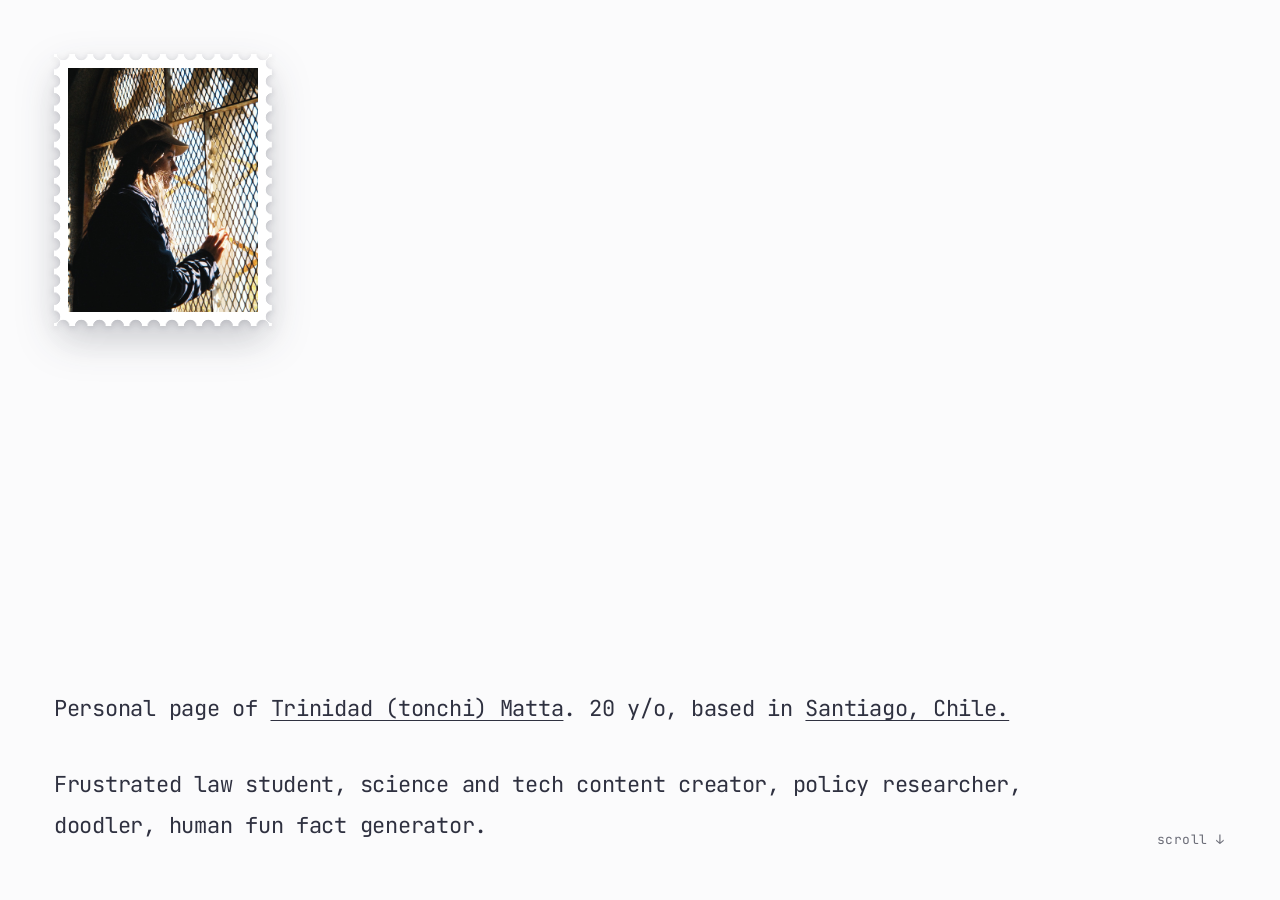
<file: index.html>
<!DOCTYPE html>
<html lang="en">
<head>
<meta charset="utf-8">
<meta name="viewport" content="width=device-width, initial-scale=1, viewport-fit=cover">
<title>Portfolio</title>
<link rel="preconnect" href="https://fonts.googleapis.com">
<link rel="preconnect" href="https://fonts.gstatic.com" crossorigin>
<link href="https://fonts.googleapis.com/css2?family=JetBrains+Mono:wght@300;400;500&display=swap" rel="stylesheet">
<link rel="stylesheet" href="css/style.css">
<link rel="stylesheet" href="css/firefox.css">
</head>
<body>

<!-- 1 · HOME -->
<main id="home">
  <div id="stampSlot"></div>
  <div id="homeText"></div>
  <button id="hint" type="button">scroll ↓</button>
</main>

<!-- the postage stamp: flips over and zooms into the desktop -->
<div id="cardWrap">
  <div id="card">
    <div id="front"><img src="assets/portrait.jpg" alt="Portrait" draggable="false"></div>
    <div id="back">

      <!-- 2 · DESKTOP -->
      <div id="desktop">
        <div id="menubar"></div>
        <div id="icons"></div>
        <div id="windows"></div>
        <div id="dock"></div>
        <div id="launchpad" class="launchpad"></div>
      </div>

    </div>
  </div>
</div>

<script src="js/content.js"></script>
<script src="js/config.js"></script>
<script src="js/icons.js"></script>
<script src="js/wm.js"></script>
<script src="js/firefox.js"></script>
<script src="js/apps.js"></script>
<script src="js/store.js"></script>
<script src="js/main.js"></script>
</body>
</html>
</file>
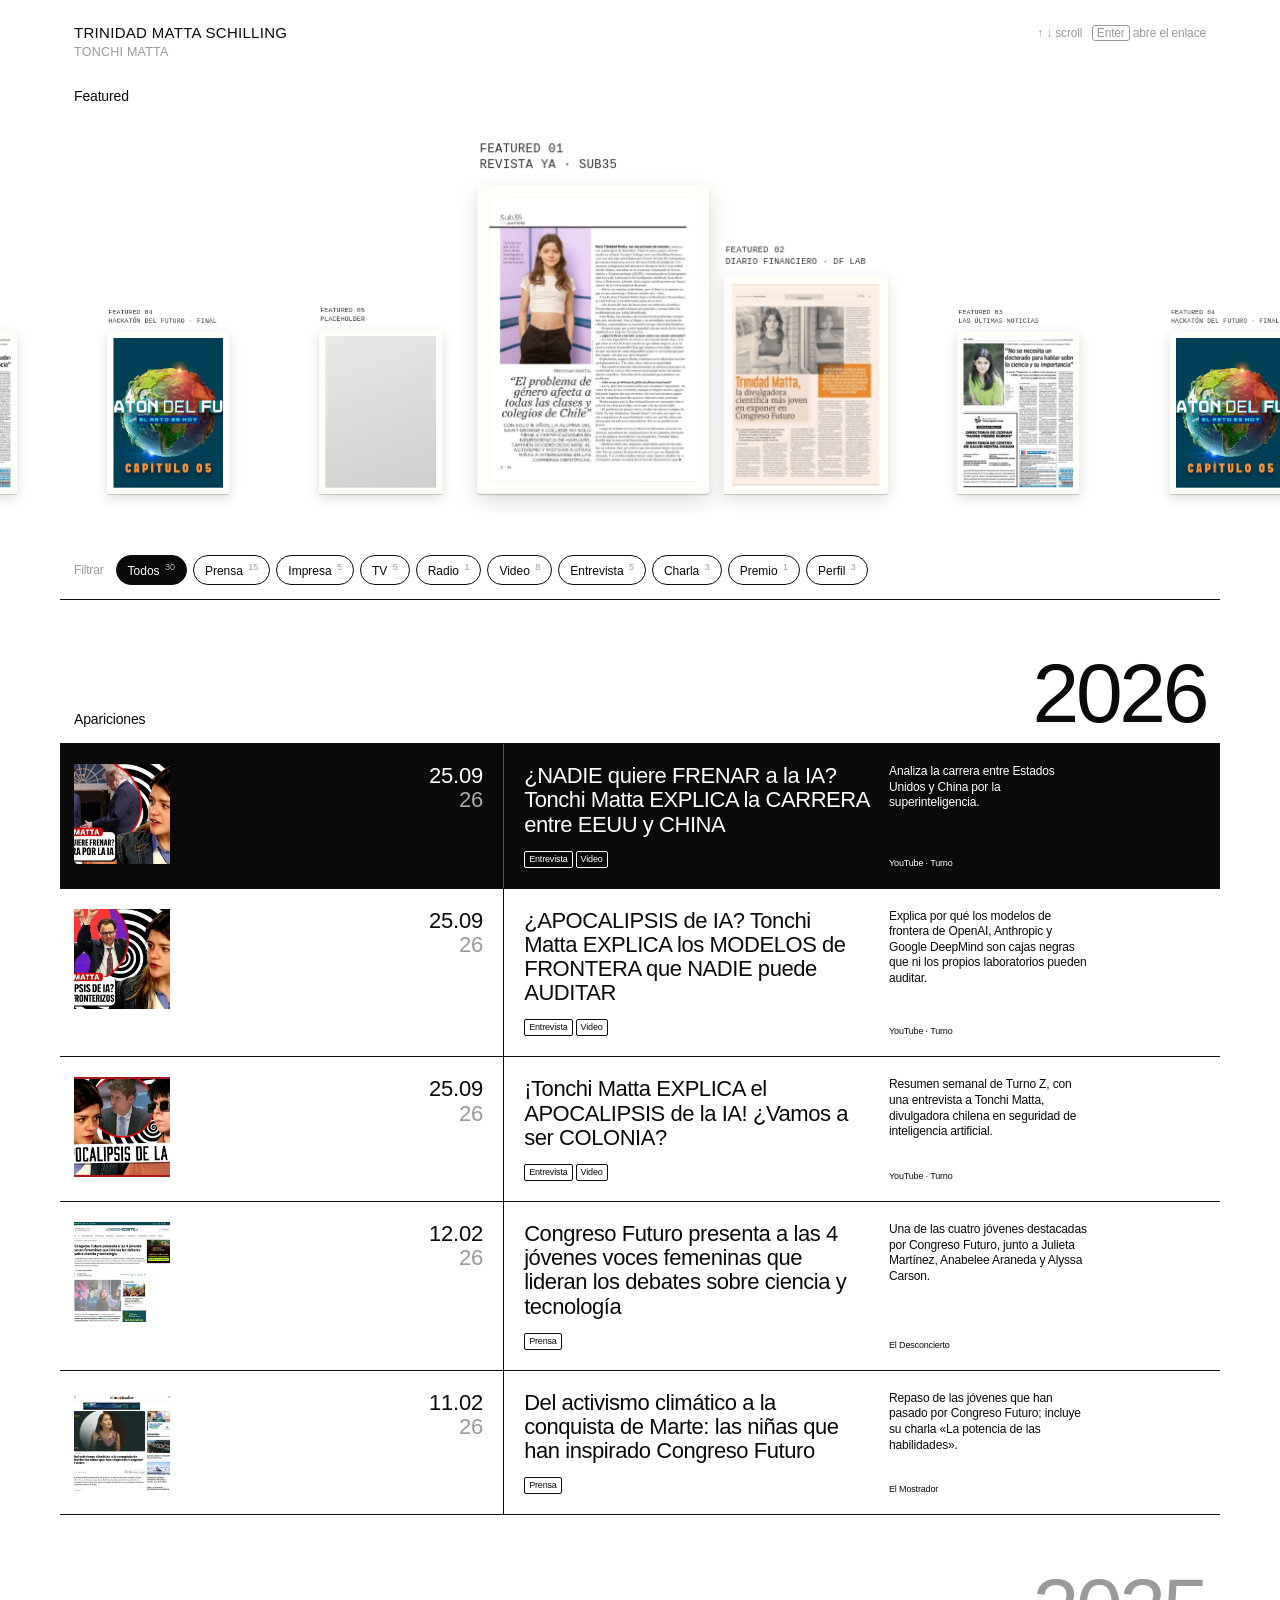
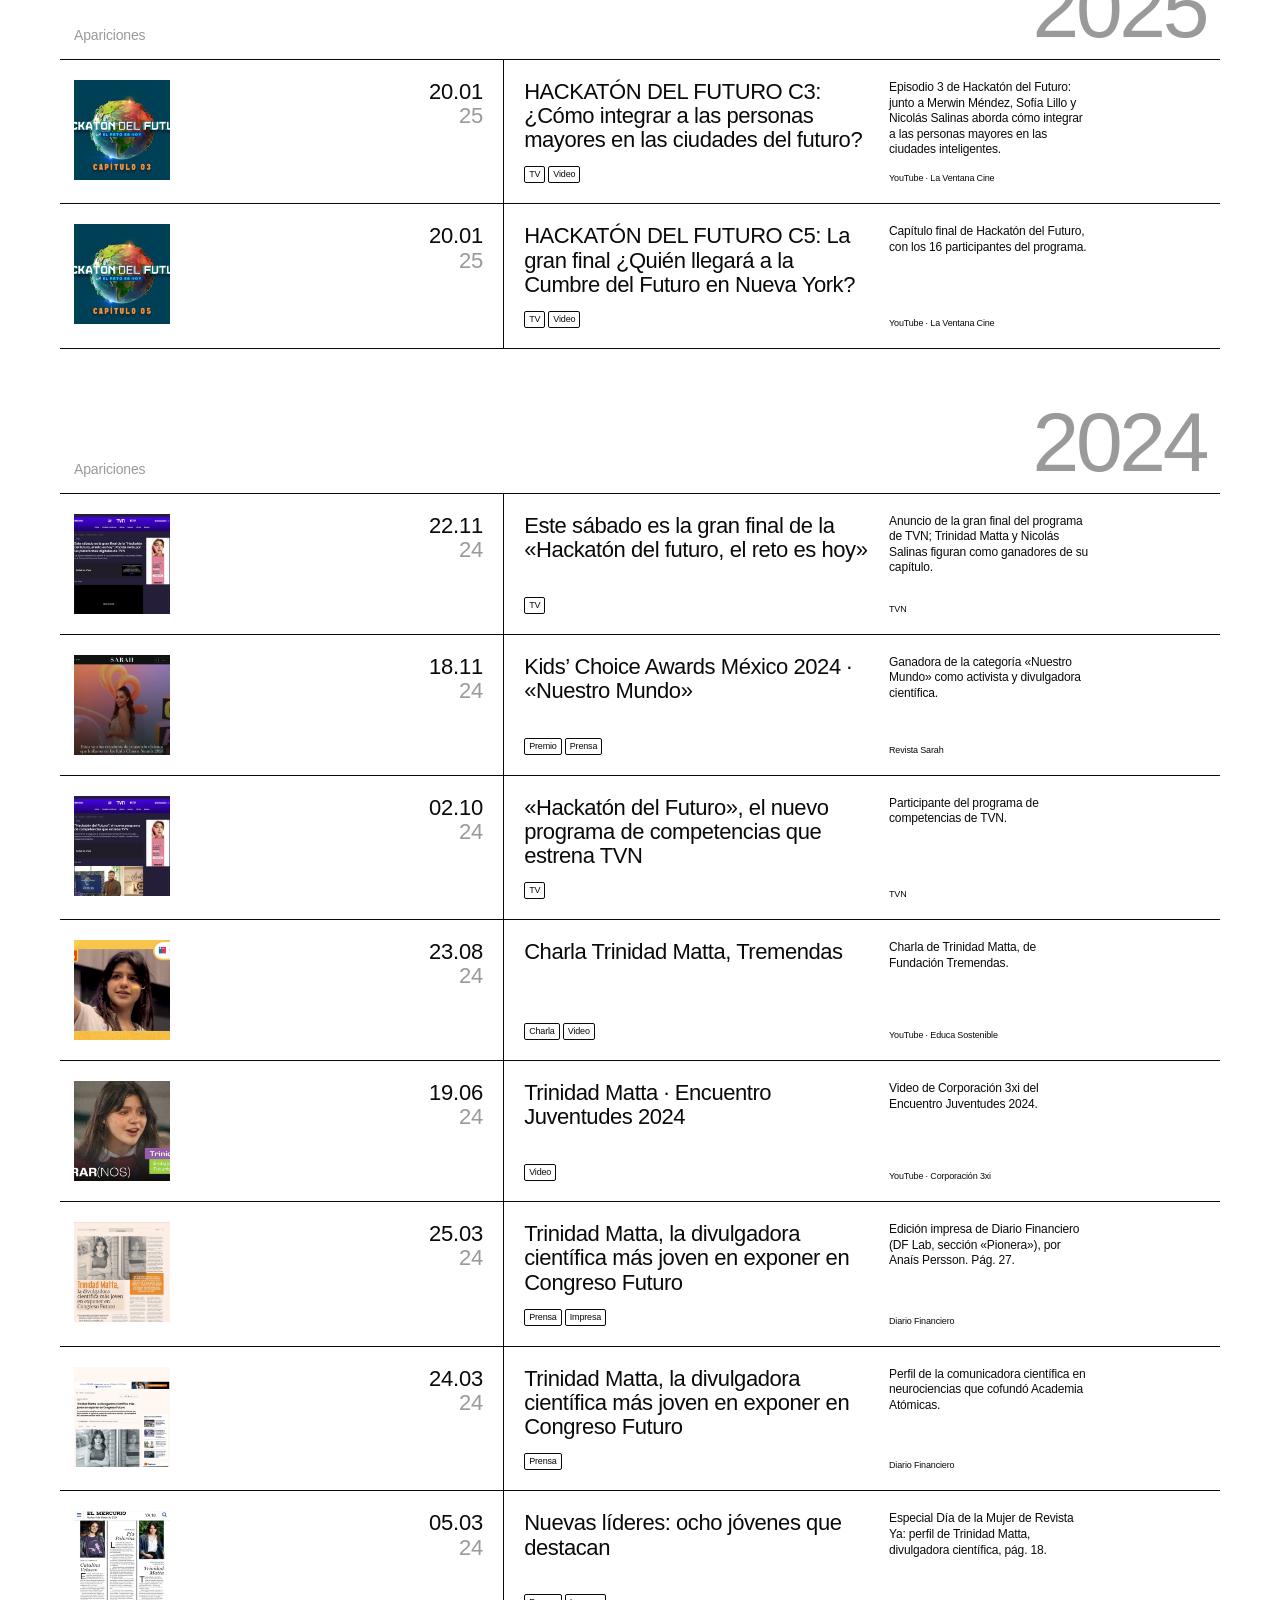
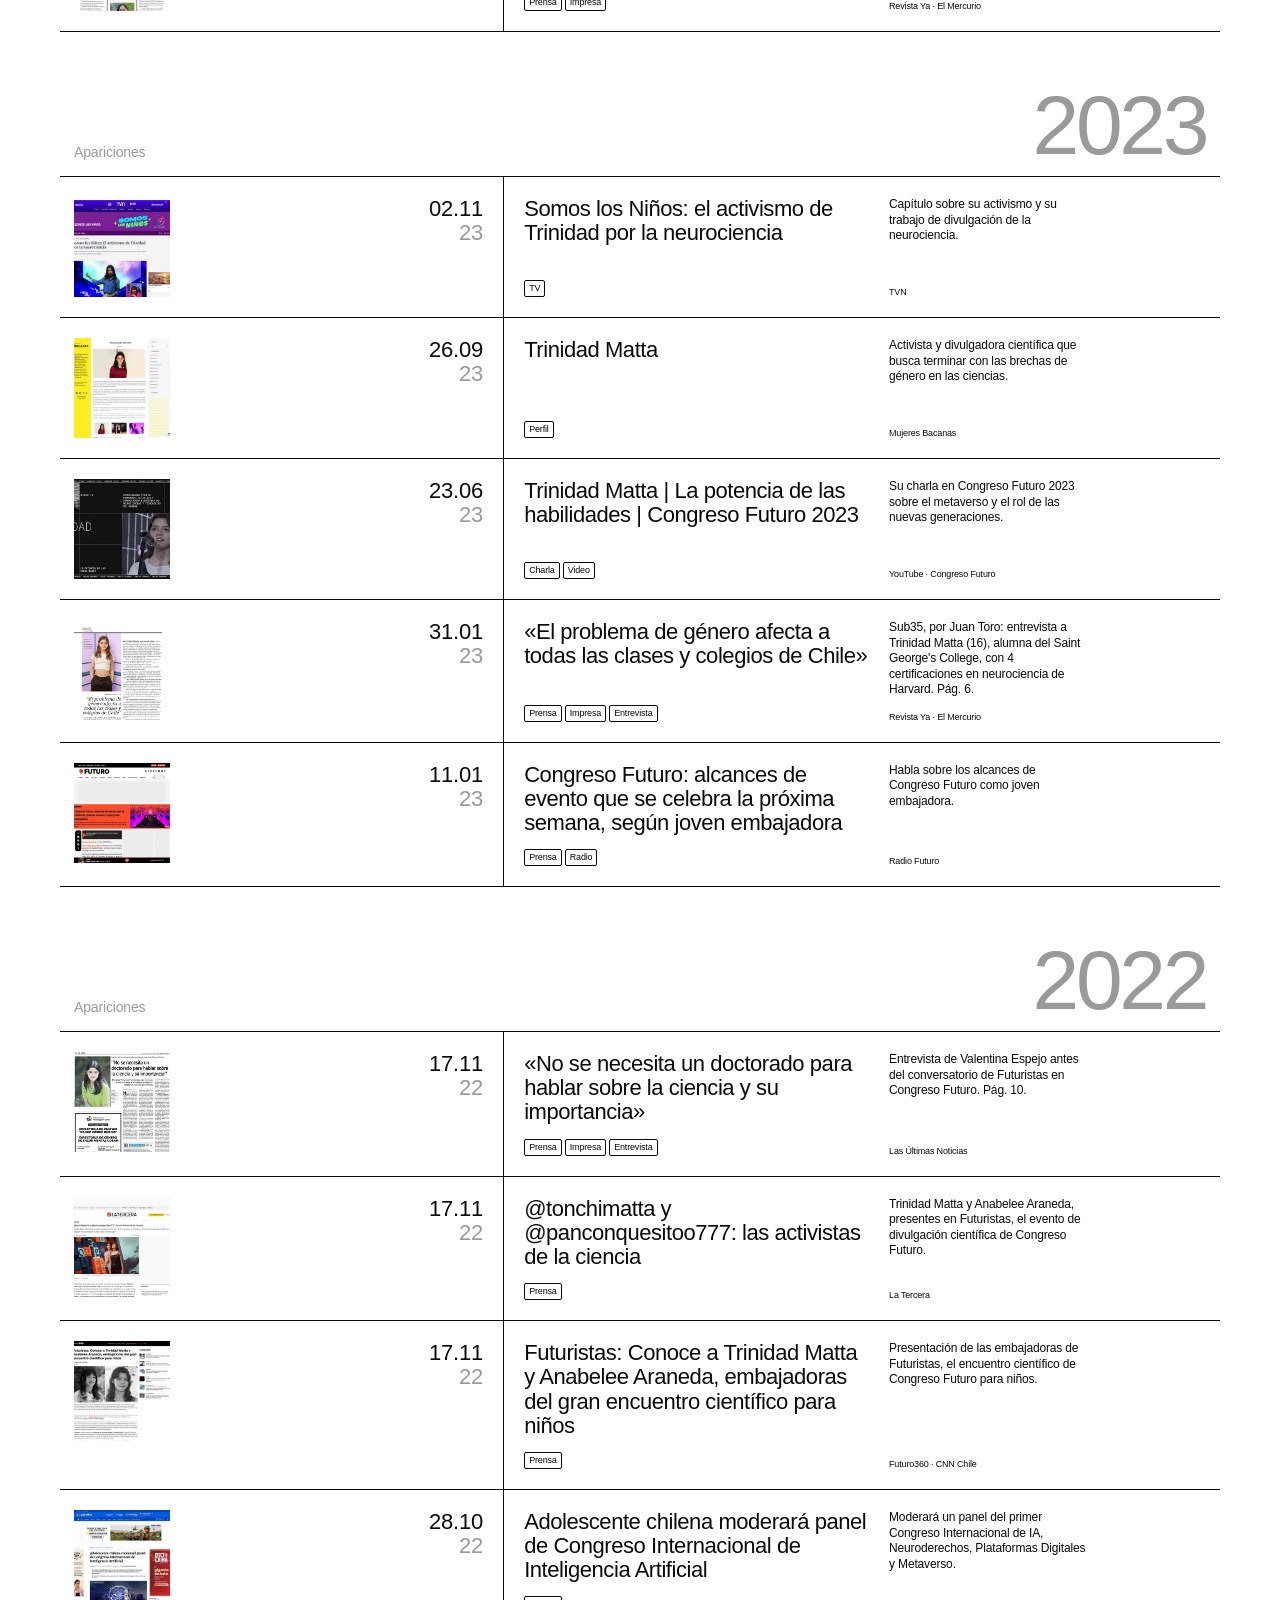
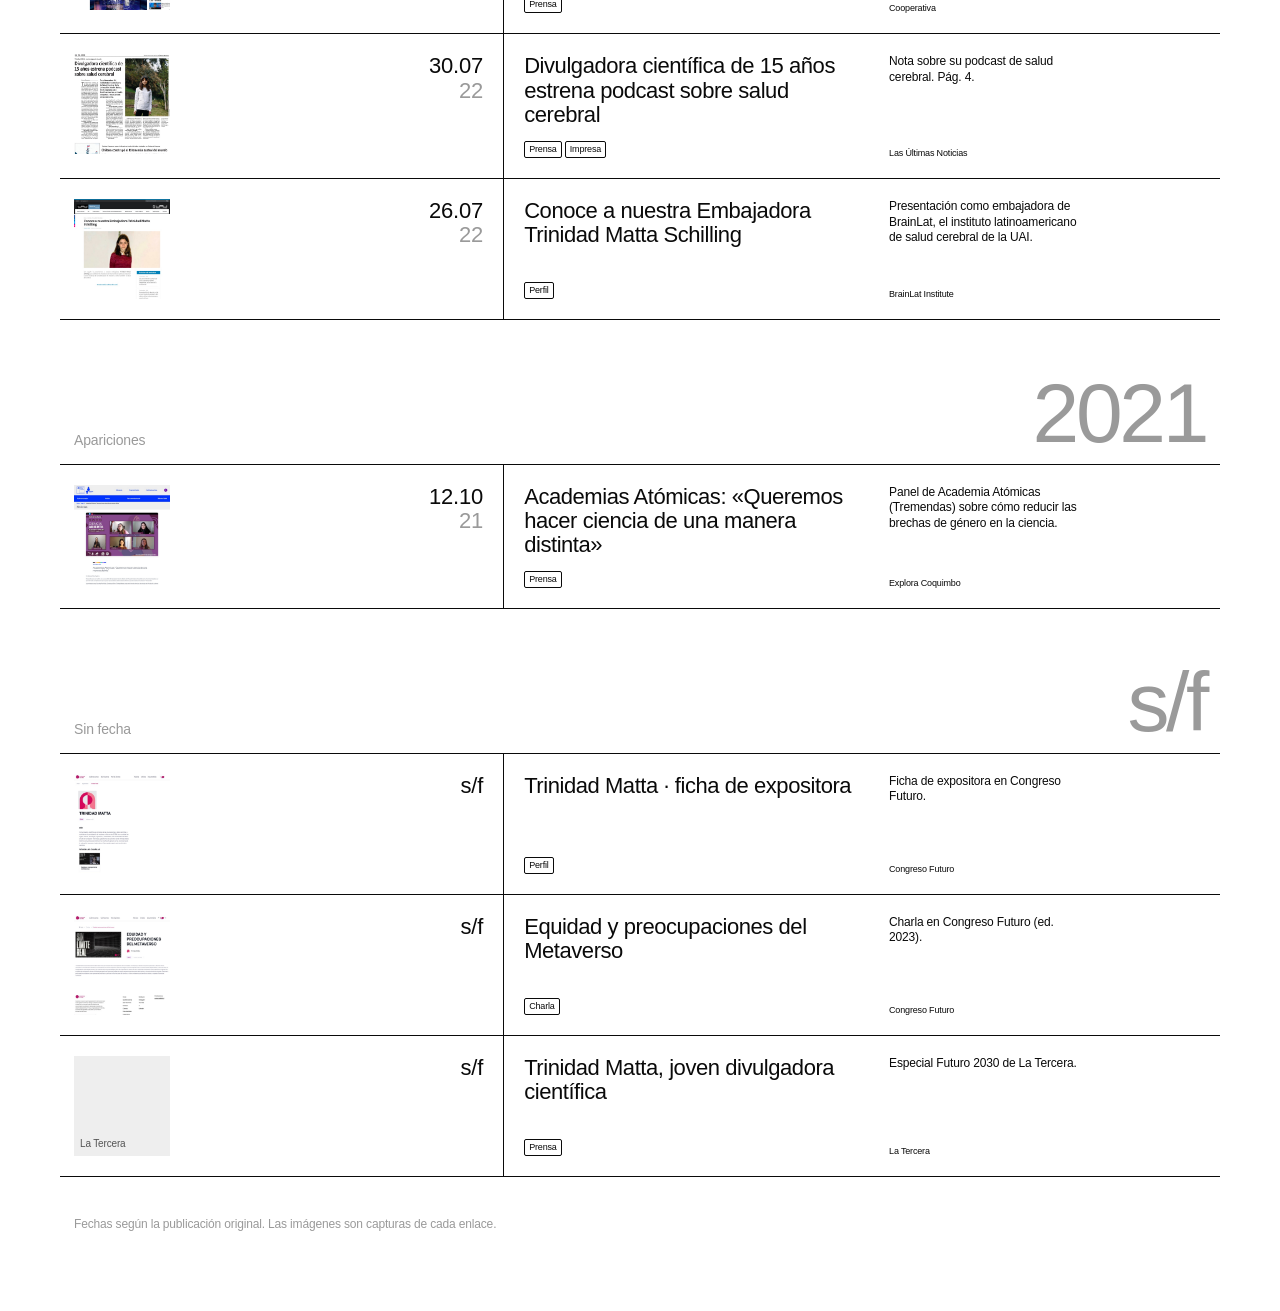
<file: 1/index.html>
<!doctype html>
<html lang="es">
<head>
<meta charset="utf-8">
<meta name="viewport" content="width=device-width, initial-scale=1">
<title>Trinidad Matta Schilling · Apariciones</title>
<meta name="description" content="Apariciones en prensa, TV, video y charlas de Trinidad Matta Schilling (Tonchi Matta).">
<style>
  :root { --fg:#0a0a0a; --mute:#9a9a9a; --line:#0a0a0a; --bg:#fff; --pad:14px; }
  * { box-sizing:border-box; }
  html { -webkit-text-size-adjust:100%; }
  body { margin:0; background:var(--bg); color:var(--fg);
    font-family:"Neue Haas Grotesk Text","Helvetica Neue",Helvetica,Arial,sans-serif; letter-spacing:-.01em; }
  main, .wrap { max-width:1180px; margin:0 auto; padding:0 24px 80px; }
  .wrap { padding-bottom:0; }
  .top { display:flex; justify-content:space-between; align-items:flex-start; padding:24px 0 0; }
  .logo { font-size:15px; line-height:1.15; font-weight:500; letter-spacing:.02em; text-transform:uppercase; }
  .logo small { display:block; font-weight:400; color:var(--mute); margin-top:4px; letter-spacing:.02em; }
  .hint { font-size:12px; color:var(--mute); text-align:right; line-height:1.5; }
  kbd { font:inherit; border:1px solid var(--mute); border-radius:3px; padding:0 4px; }

  /* ---------- carrusel featured ---------- */
  .featured { overflow:hidden; margin-top:28px; --cw:170px; --ch:226px; }
  .featured .head { max-width:1180px; margin:0 auto; padding:0 24px 8px; font-size:14px; }
  .stage { position:relative; height:calc(var(--ch) * 1.42 + 80px); isolation:isolate; cursor:grab; touch-action:pan-y; user-select:none; -webkit-user-select:none; }
  .stage.drag { cursor:grabbing; }
  .card { position:absolute; left:50%; bottom:18px; width:var(--cw); margin-left:calc(var(--cw) / -2); transform-origin:50% 100%; will-change:transform; }
  .cap { display:block; font:400 9px/1.3 ui-monospace,"SF Mono",Menlo,monospace; text-transform:uppercase; letter-spacing:.02em; margin:0 0 8px 2px; color:#333; white-space:nowrap; }
  /* borde tipo postal: marco crema, sombra suave, esquinas casi rectas */
  .pc { background:#fffdf7; padding:9px; border-radius:2px; box-shadow:0 1px 1px rgba(0,0,0,.18), 0 6px 18px rgba(0,0,0,.14); }
  .pic { width:100%; height:calc(var(--ch) - 18px); background:linear-gradient(160deg,#e9e9e9,#cfcfcf); }
  .pic img { width:100%; height:100%; object-fit:cover; object-position:top center; display:block; -webkit-user-drag:none; }
  .card[data-href] .pc { cursor:pointer; }
  .card:nth-child(odd) .pic { background:linear-gradient(160deg,#ececec,#d6d6d6); }

  /* ---------- filtros ---------- */
  .filters { position:sticky; top:0; z-index:5; background:var(--bg); display:flex; flex-wrap:wrap; gap:6px; align-items:center;
    padding:14px var(--pad); margin:28px calc(var(--pad) * -1) 0; border-bottom:1px solid var(--line); }
  .filters .lbl { font-size:12px; color:var(--mute); margin-right:6px; }
  .chip { font:inherit; font-size:12px; line-height:1; background:transparent; color:var(--fg); border:1px solid var(--line);
    border-radius:999px; padding:7px 11px; cursor:pointer; }
  .chip sup { font-size:9px; color:var(--mute); margin-left:2px; }
  .chip:hover { background:#efefef; }
  .chip.on { background:var(--fg); color:#fff; }
  .chip.on sup { color:#bbb; }
  .chip:focus-visible { outline:2px solid var(--fg); outline-offset:2px; }

  section[hidden], .row[hidden] { display:none; }
  .year { display:flex; justify-content:space-between; align-items:flex-end; padding:56px var(--pad) 12px; margin:0 calc(var(--pad) * -1); border-bottom:1px solid var(--line); }
  .year h2 { margin:0; font-weight:400; font-size:clamp(48px,8vw,84px); line-height:.9; letter-spacing:-.04em; }
  .year .lbl { font-size:14px; padding-bottom:4px; }
  .year.past h2, .year.past .lbl { color:var(--mute); }

  .row { display:grid; grid-template-columns:minmax(0,38%) minmax(0,34%) minmax(0,28%);
    margin:0 calc(var(--pad) * -1); padding:0 var(--pad);
    border-bottom:1px solid var(--line); color:inherit; text-decoration:none; min-height:140px; cursor:pointer; }
  .row > div { padding:20px 0; }
  .c1 { display:flex; justify-content:space-between; gap:16px; padding-right:20px !important; border-right:1px solid var(--line); }
  .c1 img { width:96px; height:100px; object-fit:cover; object-position:top center; flex:none; background:#eee; display:block; }
  .ph { width:96px; height:100px; flex:none; background:#eee; font-size:10px; line-height:1.15; padding:6px; color:#555; display:flex; align-items:flex-end; }
  .date { text-align:right; font-size:22px; line-height:1.1; font-variant-numeric:tabular-nums; }
  .date .dm { display:block; }
  .date .yy { display:block; color:var(--mute); }
  .c2 { padding-left:20px !important; padding-right:20px !important; display:flex; flex-direction:column; justify-content:space-between; gap:14px; }
  .c2 h3 { margin:0; font-weight:400; font-size:22px; line-height:1.1; letter-spacing:-.02em; }
  .tags { display:flex; flex-wrap:wrap; gap:3px; }
  .tag { font-size:9px; line-height:1; border:1px solid currentColor; border-radius:2px; padding:3px 4px; }
  .c3 { display:flex; flex-direction:column; justify-content:space-between; gap:14px; }
  .c3 p { margin:0; font-size:12px; line-height:1.3; max-width:30ch; }
  .src { font-size:9px; }

  /* fila activa (cursor o posición de scroll): fondo negro, letras blancas */
  .row { transition:background-color .06s linear, color .06s linear; }
  .row.active { background:var(--fg); color:#fff; }
  .row.active .c1 { border-right-color:#555; }
  .row.active .date .yy { color:#a8a8a8; }
  .row.active .ph { background:#222; color:#ccc; }
  .row:focus-visible { outline:2px solid var(--fg); outline-offset:-2px; }

  footer { padding:40px 0 0; font-size:12px; color:var(--mute); }

  @media (max-width:760px) {
    main, .wrap { padding-left:16px; padding-right:16px; }
    main { padding-bottom:60px; }
    .hint { display:none; }
    .featured { --cw:120px; --ch:160px; }
    .featured .head { padding:0 16px 8px; }
    .row { grid-template-columns:110px 1fr; min-height:0; }
    .c1 { flex-direction:column; border-right:0; padding-right:12px !important; }
    .c1 img, .ph { width:90px; height:94px; }
    .date { text-align:left; font-size:18px; }
    .c2 { padding-left:0 !important; padding-right:0 !important; }
    .c3 { grid-column:2; padding-top:0 !important; }
    .c2 h3 { font-size:19px; }
  }
</style>
</head>
<body>
<div class="wrap">
  <div class="top">
    <div class="logo">Trinidad Matta Schilling<small>Tonchi Matta</small></div>
    <div class="hint">↑ ↓ scroll &nbsp; <kbd>Enter</kbd> abre el enlace</div>
  </div>
</div>

<div class="featured" aria-label="Destacados">
  <div class="head">Featured</div>
  <div class="stage" id="stage">
      <div class="card" data-href="snapshots/ya-sub35-full.jpg"><span class="cap">FEATURED 01<br>Revista Ya · Sub35</span><div class="pc"><div class="pic"><img src="snapshots/ya-sub35.jpg" alt="Revista Ya · Sub35" draggable="false"></div></div></div>
      <div class="card" data-href="snapshots/df-print-full.jpg"><span class="cap">FEATURED 02<br>Diario Financiero · DF Lab</span><div class="pc"><div class="pic"><img src="snapshots/df-print.jpg" alt="Diario Financiero · DF Lab" draggable="false"></div></div></div>
      <div class="card" data-href="https://www.lun.com/Pages/NewsDetail.aspx?dt=2022-11-17&amp;SupplementId=0&amp;BodyID=0&amp;PaginaId=10&amp;r=w"><span class="cap">FEATURED 03<br>Las Últimas Noticias</span><div class="pc"><div class="pic"><img src="snapshots/lun-2022-11-17.jpg" alt="Las Últimas Noticias" draggable="false"></div></div></div>
      <div class="card" data-href="https://www.youtube.com/watch?v=_YtIpXvLUzk"><span class="cap">FEATURED 04<br>Hackatón del Futuro · Final</span><div class="pc"><div class="pic"><img src="snapshots/yt-hackaton-c5.jpg" alt="Hackatón del Futuro · Final" draggable="false"></div></div></div>
      <div class="card" data-i="4"><span class="cap">FEATURED 05<br>Placeholder</span><div class="pc"><div class="pic"></div></div></div>
  </div>
</div>

<main>
  <nav class="filters" id="filters" aria-label="Filtrar apariciones"><span class="lbl">Filtrar</span>
    <button type="button" class="chip on" data-f="todos">Todos <sup>30</sup></button>
    <button type="button" class="chip" data-f="prensa">Prensa <sup>15</sup></button>
    <button type="button" class="chip" data-f="impresa">Impresa <sup>5</sup></button>
    <button type="button" class="chip" data-f="tv">TV <sup>5</sup></button>
    <button type="button" class="chip" data-f="radio">Radio <sup>1</sup></button>
    <button type="button" class="chip" data-f="video">Video <sup>8</sup></button>
    <button type="button" class="chip" data-f="entrevista">Entrevista <sup>5</sup></button>
    <button type="button" class="chip" data-f="charla">Charla <sup>3</sup></button>
    <button type="button" class="chip" data-f="premio">Premio <sup>1</sup></button>
    <button type="button" class="chip" data-f="perfil">Perfil <sup>3</sup></button>
  </nav>
  <section>
    <header class="year"><span class="lbl">Apariciones</span><h2>2026</h2></header>
    <a class="row" href="https://www.youtube.com/watch?v=pMkrsQQH_es" target="_blank" rel="noopener noreferrer" data-tags="entrevista video">
      <div class="c1"><img src="snapshots/yt-turno-carrera.jpg" alt="Captura de YouTube · Turno" loading="lazy" width="192" height="200"><time class="date" datetime="2026-09-25"><span class="dm">25.09</span><span class="yy">26</span></time></div>
      <div class="c2"><h3>¿NADIE quiere FRENAR a la IA? Tonchi Matta EXPLICA la CARRERA entre EEUU y CHINA</h3><div class="tags"><span class="tag">Entrevista</span><span class="tag">Video</span></div></div>
      <div class="c3"><p>Analiza la carrera entre Estados Unidos y China por la superinteligencia.</p><span class="src">YouTube · Turno</span></div>
    </a>
    <a class="row" href="https://www.youtube.com/watch?v=b55u00sS_bw" target="_blank" rel="noopener noreferrer" data-tags="entrevista video">
      <div class="c1"><img src="snapshots/yt-turno-frontera.jpg" alt="Captura de YouTube · Turno" loading="lazy" width="192" height="200"><time class="date" datetime="2026-09-25"><span class="dm">25.09</span><span class="yy">26</span></time></div>
      <div class="c2"><h3>¿APOCALIPSIS de IA? Tonchi Matta EXPLICA los MODELOS de FRONTERA que NADIE puede AUDITAR</h3><div class="tags"><span class="tag">Entrevista</span><span class="tag">Video</span></div></div>
      <div class="c3"><p>Explica por qué los modelos de frontera de OpenAI, Anthropic y Google DeepMind son cajas negras que ni los propios laboratorios pueden auditar.</p><span class="src">YouTube · Turno</span></div>
    </a>
    <a class="row" href="https://www.youtube.com/watch?v=8G932s3o1ao" target="_blank" rel="noopener noreferrer" data-tags="entrevista video">
      <div class="c1"><img src="snapshots/yt-turno-colonia.jpg" alt="Captura de YouTube · Turno" loading="lazy" width="192" height="200"><time class="date" datetime="2026-09-25"><span class="dm">25.09</span><span class="yy">26</span></time></div>
      <div class="c2"><h3>¡Tonchi Matta EXPLICA el APOCALIPSIS de la IA! ¿Vamos a ser COLONIA?</h3><div class="tags"><span class="tag">Entrevista</span><span class="tag">Video</span></div></div>
      <div class="c3"><p>Resumen semanal de Turno Z, con una entrevista a Tonchi Matta, divulgadora chilena en seguridad de inteligencia artificial.</p><span class="src">YouTube · Turno</span></div>
    </a>
    <a class="row" href="https://eldesconcierto.cl/2026/02/12/congreso-futuro-presenta-a-las-4-jovenes-voces-femeninas-que-lideran-los-debates-sobre-ciencia-y-tecnologia" target="_blank" rel="noopener noreferrer" data-tags="prensa">
      <div class="c1"><img src="snapshots/desconcierto.jpg" alt="Captura de El Desconcierto" loading="lazy" width="192" height="200"><time class="date" datetime="2026-02-12"><span class="dm">12.02</span><span class="yy">26</span></time></div>
      <div class="c2"><h3>Congreso Futuro presenta a las 4 jóvenes voces femeninas que lideran los debates sobre ciencia y tecnología</h3><div class="tags"><span class="tag">Prensa</span></div></div>
      <div class="c3"><p>Una de las cuatro jóvenes destacadas por Congreso Futuro, junto a Julieta Martínez, Anabelee Araneda y Alyssa Carson.</p><span class="src">El Desconcierto</span></div>
    </a>
    <a class="row" href="https://www.elmostrador.cl/braga/2026/02/11/del-activismo-climatico-a-la-conquista-de-marte-las-ninas-que-han-inspirado-congreso-futuro/" target="_blank" rel="noopener noreferrer" data-tags="prensa">
      <div class="c1"><img src="snapshots/mostrador.jpg" alt="Captura de El Mostrador" loading="lazy" width="192" height="200"><time class="date" datetime="2026-02-11"><span class="dm">11.02</span><span class="yy">26</span></time></div>
      <div class="c2"><h3>Del activismo climático a la conquista de Marte: las niñas que han inspirado Congreso Futuro</h3><div class="tags"><span class="tag">Prensa</span></div></div>
      <div class="c3"><p>Repaso de las jóvenes que han pasado por Congreso Futuro; incluye su charla «La potencia de las habilidades».</p><span class="src">El Mostrador</span></div>
    </a>
  </section>
  <section>
    <header class="year past"><span class="lbl">Apariciones</span><h2>2025</h2></header>
    <a class="row" href="https://www.youtube.com/watch?v=N8d9qmr88DA" target="_blank" rel="noopener noreferrer" data-tags="tv video">
      <div class="c1"><img src="snapshots/yt-hackaton-c3.jpg" alt="Captura de YouTube · La Ventana Cine" loading="lazy" width="192" height="200"><time class="date" datetime="2025-01-20"><span class="dm">20.01</span><span class="yy">25</span></time></div>
      <div class="c2"><h3>HACKATÓN DEL FUTURO C3: ¿Cómo integrar a las personas mayores en las ciudades del futuro?</h3><div class="tags"><span class="tag">TV</span><span class="tag">Video</span></div></div>
      <div class="c3"><p>Episodio 3 de Hackatón del Futuro: junto a Merwin Méndez, Sofía Lillo y Nicolás Salinas aborda cómo integrar a las personas mayores en las ciudades inteligentes.</p><span class="src">YouTube · La Ventana Cine</span></div>
    </a>
    <a class="row" href="https://www.youtube.com/watch?v=_YtIpXvLUzk" target="_blank" rel="noopener noreferrer" data-tags="tv video">
      <div class="c1"><img src="snapshots/yt-hackaton-c5.jpg" alt="Captura de YouTube · La Ventana Cine" loading="lazy" width="192" height="200"><time class="date" datetime="2025-01-20"><span class="dm">20.01</span><span class="yy">25</span></time></div>
      <div class="c2"><h3>HACKATÓN DEL FUTURO C5: La gran final ¿Quién llegará a la Cumbre del Futuro en Nueva York?</h3><div class="tags"><span class="tag">TV</span><span class="tag">Video</span></div></div>
      <div class="c3"><p>Capítulo final de Hackatón del Futuro, con los 16 participantes del programa.</p><span class="src">YouTube · La Ventana Cine</span></div>
    </a>
  </section>
  <section>
    <header class="year past"><span class="lbl">Apariciones</span><h2>2024</h2></header>
    <a class="row" href="https://www.tvn.cl/programas/hackaton-del-futuro/noticias/este-sabado-es-la-gran-final-de-la-hackaton-del-futuro-el-reto-es-hoy" target="_blank" rel="noopener noreferrer" data-tags="tv">
      <div class="c1"><img src="snapshots/tvn-final.jpg" alt="Captura de TVN" loading="lazy" width="192" height="200"><time class="date" datetime="2024-11-22"><span class="dm">22.11</span><span class="yy">24</span></time></div>
      <div class="c2"><h3>Este sábado es la gran final de la «Hackatón del futuro, el reto es hoy»</h3><div class="tags"><span class="tag">TV</span></div></div>
      <div class="c3"><p>Anuncio de la gran final del programa de TVN; Trinidad Matta y Nicolás Salinas figuran como ganadores de su capítulo.</p><span class="src">TVN</span></div>
    </a>
    <a class="row" href="https://www.revistasarah.cl/estos-son-los-creadores-de-contenido-chilenos-que-brillaron-en-los-kids-choice-awards-2024/" target="_blank" rel="noopener noreferrer" data-tags="premio prensa">
      <div class="c1"><img src="snapshots/kca-sarah.jpg" alt="Captura de Revista Sarah" loading="lazy" width="192" height="200"><time class="date" datetime="2024-11-18"><span class="dm">18.11</span><span class="yy">24</span></time></div>
      <div class="c2"><h3>Kids’ Choice Awards México 2024 · «Nuestro Mundo»</h3><div class="tags"><span class="tag">Premio</span><span class="tag">Prensa</span></div></div>
      <div class="c3"><p>Ganadora de la categoría «Nuestro Mundo» como activista y divulgadora científica.</p><span class="src">Revista Sarah</span></div>
    </a>
    <a class="row" href="https://www.tvn.cl/programas/hackaton-del-futuro/noticias/hackaton-del-futuro-el-nuevo-programa-de-competencias-que-estrena-tvn" target="_blank" rel="noopener noreferrer" data-tags="tv">
      <div class="c1"><img src="snapshots/tvn-hackaton.jpg" alt="Captura de TVN" loading="lazy" width="192" height="200"><time class="date" datetime="2024-10-02"><span class="dm">02.10</span><span class="yy">24</span></time></div>
      <div class="c2"><h3>«Hackatón del Futuro», el nuevo programa de competencias que estrena TVN</h3><div class="tags"><span class="tag">TV</span></div></div>
      <div class="c3"><p>Participante del programa de competencias de TVN.</p><span class="src">TVN</span></div>
    </a>
    <a class="row" href="https://www.youtube.com/watch?v=z6FZFXczQyA" target="_blank" rel="noopener noreferrer" data-tags="charla video">
      <div class="c1"><img src="snapshots/yt-educa-sostenible.jpg" alt="Captura de YouTube · Educa Sostenible" loading="lazy" width="192" height="200"><time class="date" datetime="2024-08-23"><span class="dm">23.08</span><span class="yy">24</span></time></div>
      <div class="c2"><h3>Charla Trinidad Matta, Tremendas</h3><div class="tags"><span class="tag">Charla</span><span class="tag">Video</span></div></div>
      <div class="c3"><p>Charla de Trinidad Matta, de Fundación Tremendas.</p><span class="src">YouTube · Educa Sostenible</span></div>
    </a>
    <a class="row" href="https://www.youtube.com/watch?v=vcy9z02bwTA" target="_blank" rel="noopener noreferrer" data-tags="video">
      <div class="c1"><img src="snapshots/yt-3xi-juventudes.jpg" alt="Captura de YouTube · Corporación 3xi" loading="lazy" width="192" height="200"><time class="date" datetime="2024-06-19"><span class="dm">19.06</span><span class="yy">24</span></time></div>
      <div class="c2"><h3>Trinidad Matta · Encuentro Juventudes 2024</h3><div class="tags"><span class="tag">Video</span></div></div>
      <div class="c3"><p>Video de Corporación 3xi del Encuentro Juventudes 2024.</p><span class="src">YouTube · Corporación 3xi</span></div>
    </a>
    <a class="row" href="snapshots/df-print-full.jpg" target="_blank" rel="noopener noreferrer" data-tags="prensa impresa">
      <div class="c1"><img src="snapshots/df-print.jpg" alt="Captura de Diario Financiero" loading="lazy" width="192" height="200"><time class="date" datetime="2024-03-25"><span class="dm">25.03</span><span class="yy">24</span></time></div>
      <div class="c2"><h3>Trinidad Matta, la divulgadora científica más joven en exponer en Congreso Futuro</h3><div class="tags"><span class="tag">Prensa</span><span class="tag">Impresa</span></div></div>
      <div class="c3"><p>Edición impresa de Diario Financiero (DF Lab, sección «Pionera»), por Anaís Persson. Pág. 27.</p><span class="src">Diario Financiero</span></div>
    </a>
    <a class="row" href="https://www.df.cl/df-lab/innovacion-y-startups/trinidad-matta-la-divulgadora-cientifica-mas-joven-en-exponer-en" target="_blank" rel="noopener noreferrer" data-tags="prensa">
      <div class="c1"><img src="snapshots/df.jpg" alt="Captura de Diario Financiero" loading="lazy" width="192" height="200"><time class="date" datetime="2024-03-24"><span class="dm">24.03</span><span class="yy">24</span></time></div>
      <div class="c2"><h3>Trinidad Matta, la divulgadora científica más joven en exponer en Congreso Futuro</h3><div class="tags"><span class="tag">Prensa</span></div></div>
      <div class="c3"><p>Perfil de la comunicadora científica en neurociencias que cofundó Academia Atómicas.</p><span class="src">Diario Financiero</span></div>
    </a>
    <a class="row" href="snapshots/ya-pag18-full.jpg" target="_blank" rel="noopener noreferrer" data-tags="prensa impresa">
      <div class="c1"><img src="snapshots/ya-pag18.jpg" alt="Captura de Revista Ya · El Mercurio" loading="lazy" width="192" height="200"><time class="date" datetime="2024-03-05"><span class="dm">05.03</span><span class="yy">24</span></time></div>
      <div class="c2"><h3>Nuevas líderes: ocho jóvenes que destacan</h3><div class="tags"><span class="tag">Prensa</span><span class="tag">Impresa</span></div></div>
      <div class="c3"><p>Especial Día de la Mujer de Revista Ya: perfil de Trinidad Matta, divulgadora científica, pág. 18.</p><span class="src">Revista Ya · El Mercurio</span></div>
    </a>
  </section>
  <section>
    <header class="year past"><span class="lbl">Apariciones</span><h2>2023</h2></header>
    <a class="row" href="https://www.tvn.cl/ntv/somos-los-ninos/capitulos/somos-los-ninos-el-activismo-de-trinidad-por-la-neurociencia" target="_blank" rel="noopener noreferrer" data-tags="tv">
      <div class="c1"><img src="snapshots/tvn-somos.jpg" alt="Captura de TVN" loading="lazy" width="192" height="200"><time class="date" datetime="2023-11-02"><span class="dm">02.11</span><span class="yy">23</span></time></div>
      <div class="c2"><h3>Somos los Niños: el activismo de Trinidad por la neurociencia</h3><div class="tags"><span class="tag">TV</span></div></div>
      <div class="c3"><p>Capítulo sobre su activismo y su trabajo de divulgación de la neurociencia.</p><span class="src">TVN</span></div>
    </a>
    <a class="row" href="https://mujeresbacanas.com/trinidad-matta/" target="_blank" rel="noopener noreferrer" data-tags="perfil">
      <div class="c1"><img src="snapshots/mujeresbacanas.jpg" alt="Captura de Mujeres Bacanas" loading="lazy" width="192" height="200"><time class="date" datetime="2023-09-26"><span class="dm">26.09</span><span class="yy">23</span></time></div>
      <div class="c2"><h3>Trinidad Matta</h3><div class="tags"><span class="tag">Perfil</span></div></div>
      <div class="c3"><p>Activista y divulgadora científica que busca terminar con las brechas de género en las ciencias.</p><span class="src">Mujeres Bacanas</span></div>
    </a>
    <a class="row" href="https://www.youtube.com/watch?v=-7VgNIcVh4M" target="_blank" rel="noopener noreferrer" data-tags="charla video">
      <div class="c1"><img src="snapshots/yt-congreso-futuro.jpg" alt="Captura de YouTube · Congreso Futuro" loading="lazy" width="192" height="200"><time class="date" datetime="2023-06-23"><span class="dm">23.06</span><span class="yy">23</span></time></div>
      <div class="c2"><h3>Trinidad Matta | La potencia de las habilidades | Congreso Futuro 2023</h3><div class="tags"><span class="tag">Charla</span><span class="tag">Video</span></div></div>
      <div class="c3"><p>Su charla en Congreso Futuro 2023 sobre el metaverso y el rol de las nuevas generaciones.</p><span class="src">YouTube · Congreso Futuro</span></div>
    </a>
    <a class="row" href="snapshots/ya-sub35-full.jpg" target="_blank" rel="noopener noreferrer" data-tags="prensa impresa entrevista">
      <div class="c1"><img src="snapshots/ya-sub35.jpg" alt="Captura de Revista Ya · El Mercurio" loading="lazy" width="192" height="200"><time class="date" datetime="2023-01-31"><span class="dm">31.01</span><span class="yy">23</span></time></div>
      <div class="c2"><h3>«El problema de género afecta a todas las clases y colegios de Chile»</h3><div class="tags"><span class="tag">Prensa</span><span class="tag">Impresa</span><span class="tag">Entrevista</span></div></div>
      <div class="c3"><p>Sub35, por Juan Toro: entrevista a Trinidad Matta (16), alumna del Saint George&#x27;s College, con 4 certificaciones en neurociencia de Harvard. Pág. 6.</p><span class="src">Revista Ya · El Mercurio</span></div>
    </a>
    <a class="row" href="https://www.futuro.cl/2023/01/congreso-futuro-alcances-de-evento-que-se-celebra-la-prox-semana-segun-joven-embajadora/" target="_blank" rel="noopener noreferrer" data-tags="prensa radio">
      <div class="c1"><img src="snapshots/radiofuturo.jpg" alt="Captura de Radio Futuro" loading="lazy" width="192" height="200"><time class="date" datetime="2023-01-11"><span class="dm">11.01</span><span class="yy">23</span></time></div>
      <div class="c2"><h3>Congreso Futuro: alcances de evento que se celebra la próxima semana, según joven embajadora</h3><div class="tags"><span class="tag">Prensa</span><span class="tag">Radio</span></div></div>
      <div class="c3"><p>Habla sobre los alcances de Congreso Futuro como joven embajadora.</p><span class="src">Radio Futuro</span></div>
    </a>
  </section>
  <section>
    <header class="year past"><span class="lbl">Apariciones</span><h2>2022</h2></header>
    <a class="row" href="https://www.lun.com/Pages/NewsDetail.aspx?dt=2022-11-17&amp;SupplementId=0&amp;BodyID=0&amp;PaginaId=10&amp;r=w" target="_blank" rel="noopener noreferrer" data-tags="prensa impresa entrevista">
      <div class="c1"><img src="snapshots/lun-2022-11-17.jpg" alt="Captura de Las Últimas Noticias" loading="lazy" width="192" height="200"><time class="date" datetime="2022-11-17"><span class="dm">17.11</span><span class="yy">22</span></time></div>
      <div class="c2"><h3>«No se necesita un doctorado para hablar sobre la ciencia y su importancia»</h3><div class="tags"><span class="tag">Prensa</span><span class="tag">Impresa</span><span class="tag">Entrevista</span></div></div>
      <div class="c3"><p>Entrevista de Valentina Espejo antes del conversatorio de Futuristas en Congreso Futuro. Pág. 10.</p><span class="src">Las Últimas Noticias</span></div>
    </a>
    <a class="row" href="https://www.latercera.com/que-pasa/noticia/tonchimatta-y-panconquesito777-las-activistas-de-la-ciencia/AD5KL4FBTNBU5MLWHBR55INXM4/" target="_blank" rel="noopener noreferrer" data-tags="prensa">
      <div class="c1"><img src="snapshots/latercera-activistas.jpg" alt="Captura de La Tercera" loading="lazy" width="192" height="200"><time class="date" datetime="2022-11-17"><span class="dm">17.11</span><span class="yy">22</span></time></div>
      <div class="c2"><h3>@tonchimatta y @panconquesitoo777: las activistas de la ciencia</h3><div class="tags"><span class="tag">Prensa</span></div></div>
      <div class="c3"><p>Trinidad Matta y Anabelee Araneda, presentes en Futuristas, el evento de divulgación científica de Congreso Futuro.</p><span class="src">La Tercera</span></div>
    </a>
    <a class="row" href="https://futuro360.cnnchile.com/sociedad/futuristas-conoce-a-trinidad-matta-y-anabelee-araneda-embajadoras-del-gran-encuentro-cientifico-para-ninos/" target="_blank" rel="noopener noreferrer" data-tags="prensa">
      <div class="c1"><img src="snapshots/futuro360.jpg" alt="Captura de Futuro360 · CNN Chile" loading="lazy" width="192" height="200"><time class="date" datetime="2022-11-17"><span class="dm">17.11</span><span class="yy">22</span></time></div>
      <div class="c2"><h3>Futuristas: Conoce a Trinidad Matta y Anabelee Araneda, embajadoras del gran encuentro científico para niños</h3><div class="tags"><span class="tag">Prensa</span></div></div>
      <div class="c3"><p>Presentación de las embajadoras de Futuristas, el encuentro científico de Congreso Futuro para niños.</p><span class="src">Futuro360 · CNN Chile</span></div>
    </a>
    <a class="row" href="https://www.cooperativa.cl/noticias/sociedad/ciencia/congreso-futuro/adolescente-chilena-moderara-panel-de-congreso-internacional-de/2022-10-28/120549.html" target="_blank" rel="noopener noreferrer" data-tags="prensa">
      <div class="c1"><img src="snapshots/cooperativa.jpg" alt="Captura de Cooperativa" loading="lazy" width="192" height="200"><time class="date" datetime="2022-10-28"><span class="dm">28.10</span><span class="yy">22</span></time></div>
      <div class="c2"><h3>Adolescente chilena moderará panel de Congreso Internacional de Inteligencia Artificial</h3><div class="tags"><span class="tag">Prensa</span></div></div>
      <div class="c3"><p>Moderará un panel del primer Congreso Internacional de IA, Neuroderechos, Plataformas Digitales y Metaverso.</p><span class="src">Cooperativa</span></div>
    </a>
    <a class="row" href="https://www.lun.com/Pages/NewsDetail.aspx?dt=2022-07-30&amp;SupplementId=0&amp;BodyID=0&amp;PaginaId=4&amp;r=w" target="_blank" rel="noopener noreferrer" data-tags="prensa impresa">
      <div class="c1"><img src="snapshots/lun-2022-07-30.jpg" alt="Captura de Las Últimas Noticias" loading="lazy" width="192" height="200"><time class="date" datetime="2022-07-30"><span class="dm">30.07</span><span class="yy">22</span></time></div>
      <div class="c2"><h3>Divulgadora científica de 15 años estrena podcast sobre salud cerebral</h3><div class="tags"><span class="tag">Prensa</span><span class="tag">Impresa</span></div></div>
      <div class="c3"><p>Nota sobre su podcast de salud cerebral. Pág. 4.</p><span class="src">Las Últimas Noticias</span></div>
    </a>
    <a class="row" href="https://brainlat.uai.cl/conoce-a-nuestra-embajadora-trinidad-matta-schilling/" target="_blank" rel="noopener noreferrer" data-tags="perfil">
      <div class="c1"><img src="snapshots/brainlat.jpg" alt="Captura de BrainLat Institute" loading="lazy" width="192" height="200"><time class="date" datetime="2022-07-26"><span class="dm">26.07</span><span class="yy">22</span></time></div>
      <div class="c2"><h3>Conoce a nuestra Embajadora Trinidad Matta Schilling</h3><div class="tags"><span class="tag">Perfil</span></div></div>
      <div class="c3"><p>Presentación como embajadora de BrainLat, el instituto latinoamericano de salud cerebral de la UAI.</p><span class="src">BrainLat Institute</span></div>
    </a>
  </section>
  <section>
    <header class="year past"><span class="lbl">Apariciones</span><h2>2021</h2></header>
    <a class="row" href="https://www.explora.cl/coquimbo/academias-atomicas-queremos-hacer-ciencia-de-una-manera-distinta/" target="_blank" rel="noopener noreferrer" data-tags="prensa">
      <div class="c1"><img src="snapshots/explora.jpg" alt="Captura de Explora Coquimbo" loading="lazy" width="192" height="200"><time class="date" datetime="2021-10-12"><span class="dm">12.10</span><span class="yy">21</span></time></div>
      <div class="c2"><h3>Academias Atómicas: «Queremos hacer ciencia de una manera distinta»</h3><div class="tags"><span class="tag">Prensa</span></div></div>
      <div class="c3"><p>Panel de Academia Atómicas (Tremendas) sobre cómo reducir las brechas de género en la ciencia.</p><span class="src">Explora Coquimbo</span></div>
    </a>
  </section>
  <section>
    <header class="year past"><span class="lbl">Sin fecha</span><h2>s/f</h2></header>
    <a class="row" href="https://www.congresofuturo.cl/expositores/trinidad-matta" target="_blank" rel="noopener noreferrer" data-tags="perfil">
      <div class="c1"><img src="snapshots/cf-expositora.jpg" alt="Captura de Congreso Futuro" loading="lazy" width="192" height="200"><time class="date"><span class="dm">s/f</span></time></div>
      <div class="c2"><h3>Trinidad Matta · ficha de expositora</h3><div class="tags"><span class="tag">Perfil</span></div></div>
      <div class="c3"><p>Ficha de expositora en Congreso Futuro.</p><span class="src">Congreso Futuro</span></div>
    </a>
    <a class="row" href="https://congresofuturo.cl/charlas/equidad-y-preocupaciones-del-metaverso" target="_blank" rel="noopener noreferrer" data-tags="charla">
      <div class="c1"><img src="snapshots/cf-charla.jpg" alt="Captura de Congreso Futuro" loading="lazy" width="192" height="200"><time class="date"><span class="dm">s/f</span></time></div>
      <div class="c2"><h3>Equidad y preocupaciones del Metaverso</h3><div class="tags"><span class="tag">Charla</span></div></div>
      <div class="c3"><p>Charla en Congreso Futuro (ed. 2023).</p><span class="src">Congreso Futuro</span></div>
    </a>
    <a class="row" href="https://especiales.latercera.com/futuro2030/ent-trinidad-matta.html" target="_blank" rel="noopener noreferrer" data-tags="prensa">
      <div class="c1"><div class="ph" aria-hidden="true">La Tercera</div><time class="date"><span class="dm">s/f</span></time></div>
      <div class="c2"><h3>Trinidad Matta, joven divulgadora científica</h3><div class="tags"><span class="tag">Prensa</span></div></div>
      <div class="c3"><p>Especial Futuro 2030 de La Tercera.</p><span class="src">La Tercera</span></div>
    </a>
  </section>
  <footer>Fechas según la publicación original. Las imágenes son capturas de cada enlace.</footer>
</main>

<script>
/* ===== carrusel: loop continuo, la tarjeta del centro es la más grande ===== */
(function () {
  var stage = document.getElementById('stage');
  var base = Array.prototype.slice.call(stage.querySelectorAll('.card'));
  // duplicar el set para que el loop cubra pantallas anchas sin "saltos" en los bordes
  base.forEach(function (c) { var d = c.cloneNode(true); d.setAttribute('aria-hidden', 'true'); stage.appendChild(d); });
  var cards = Array.prototype.slice.call(stage.querySelectorAll('.card'));
  var N = cards.length, pitch = 0, total = 0, offset = 0, last = 0, hover = false, dragging = false, sx = 0, so = 0, downCard = null, moved = 0;
  var reduce = window.matchMedia && matchMedia('(prefers-reduced-motion: reduce)').matches;
  var SPEED = 26;              // px por segundo
  var MIN = 0.72, MAX = 1.42;  // escala de los extremos / del centro

  function measure() { pitch = cards[0].offsetWidth * 1.25; total = N * pitch; }
  function frame(ts) {
    var dt = last ? Math.min(0.05, (ts - last) / 1000) : 0; last = ts;
    if (!hover && !dragging && !reduce) offset += SPEED * dt;
    for (var i = 0; i < N; i++) {
      var x = i * pitch - offset;
      x = ((x + total / 2) % total + total) % total - total / 2;       // envuelve en [-total/2, total/2)
      var t = Math.max(0, 1 - Math.abs(x) / (pitch * 1.3));
      var e = t * t * (3 - 2 * t);                                       // smoothstep
      var s = MIN + (MAX - MIN) * e;
      cards[i].style.transform = 'translate3d(' + x.toFixed(1) + 'px,0,0) scale(' + s.toFixed(3) + ')';
      cards[i].style.zIndex = Math.round(e * 100);
    }
    requestAnimationFrame(frame);
  }
  stage.addEventListener('pointerenter', function (e) { if (e.pointerType === 'mouse') hover = true; });
  stage.addEventListener('pointerleave', function () { hover = false; });
  stage.addEventListener('pointerdown', function (e) { dragging = true; sx = e.clientX; so = offset; moved = 0; downCard = e.target.closest ? e.target.closest('.card') : null; stage.classList.add('drag'); stage.setPointerCapture(e.pointerId); });
  stage.addEventListener('pointermove', function (e) { if (dragging) { offset = so - (e.clientX - sx); moved = Math.max(moved, Math.abs(e.clientX - sx)); } });
  function up() { dragging = false; stage.classList.remove('drag'); }
  stage.addEventListener('pointerup', function () { var c = downCard; up(); if (c && moved < 6 && c.getAttribute('data-href')) window.open(c.getAttribute('data-href'), '_blank', 'noopener'); downCard = null; }); stage.addEventListener('pointercancel', up);
  stage.addEventListener('wheel', function (e) { if (Math.abs(e.deltaX) > Math.abs(e.deltaY)) { offset += e.deltaX; e.preventDefault(); } }, { passive: false });
  window.addEventListener('resize', measure);
  measure(); requestAnimationFrame(frame);
})();

/* ===== filas activas, filtros y Enter ===== */
(function () {
  var rows = Array.prototype.slice.call(document.querySelectorAll('.row'));
  var secs = Array.prototype.slice.call(document.querySelectorAll('main section'));
  var active = null, ticking = false;

  function visible() { return rows.filter(function (r) { return !r.hidden; }); }
  function setActive(r) {
    if (r === active) return;
    if (active) active.classList.remove('active');
    active = r;
    if (active) active.classList.add('active');
  }

  // fila que cruza la línea al 50% de la ventana (la más cercana si ninguna la cruza)
  function byScroll() {
    var line = window.innerHeight * 0.5, best = null, bestD = Infinity;
    visible().forEach(function (r) {
      var b = r.getBoundingClientRect();
      var d = (b.top <= line && b.bottom >= line) ? -1 : Math.min(Math.abs(b.top - line), Math.abs(b.bottom - line));
      if (d < bestD) { bestD = d; best = r; }
    });
    setActive(best);
  }

  window.addEventListener('scroll', function () {
    if (ticking) return; ticking = true;
    requestAnimationFrame(function () { ticking = false; byScroll(); });
  }, { passive: true });
  window.addEventListener('resize', byScroll);

  // el mouse manda apenas se mueve (mouseover + mousemove: respuesta inmediata)
  rows.forEach(function (r) {
    r.addEventListener('mouseover', function () { setActive(r); });
    r.addEventListener('mousemove', function () { setActive(r); });
    r.addEventListener('focus', function () { setActive(r); });
  });

  // filtros
  var chips = Array.prototype.slice.call(document.querySelectorAll('.chip'));
  chips.forEach(function (c) {
    c.addEventListener('click', function () {
      var f = c.getAttribute('data-f');
      chips.forEach(function (x) { x.classList.toggle('on', x === c); });
      rows.forEach(function (r) { r.hidden = !(f === 'todos' || (' ' + r.getAttribute('data-tags') + ' ').indexOf(' ' + f + ' ') > -1); });
      secs.forEach(function (s) { s.hidden = !s.querySelector('.row:not([hidden])'); });
      c.blur();                         // para que Enter abra la fila y no vuelva a pulsar el filtro
      setActive(null); byScroll();
    });
  });

  document.addEventListener('keydown', function (e) {
    if (e.key !== 'Enter' || e.metaKey || e.ctrlKey || e.altKey) return;
    var f = document.activeElement;
    if (f && (f.tagName === 'BUTTON' || (f.classList && f.classList.contains('row')))) return; // ya lo maneja el propio elemento
    if (active) { window.open(active.href, '_blank', 'noopener'); e.preventDefault(); }
  });

  byScroll();
})();
</script>
</body>
</html>
</file>
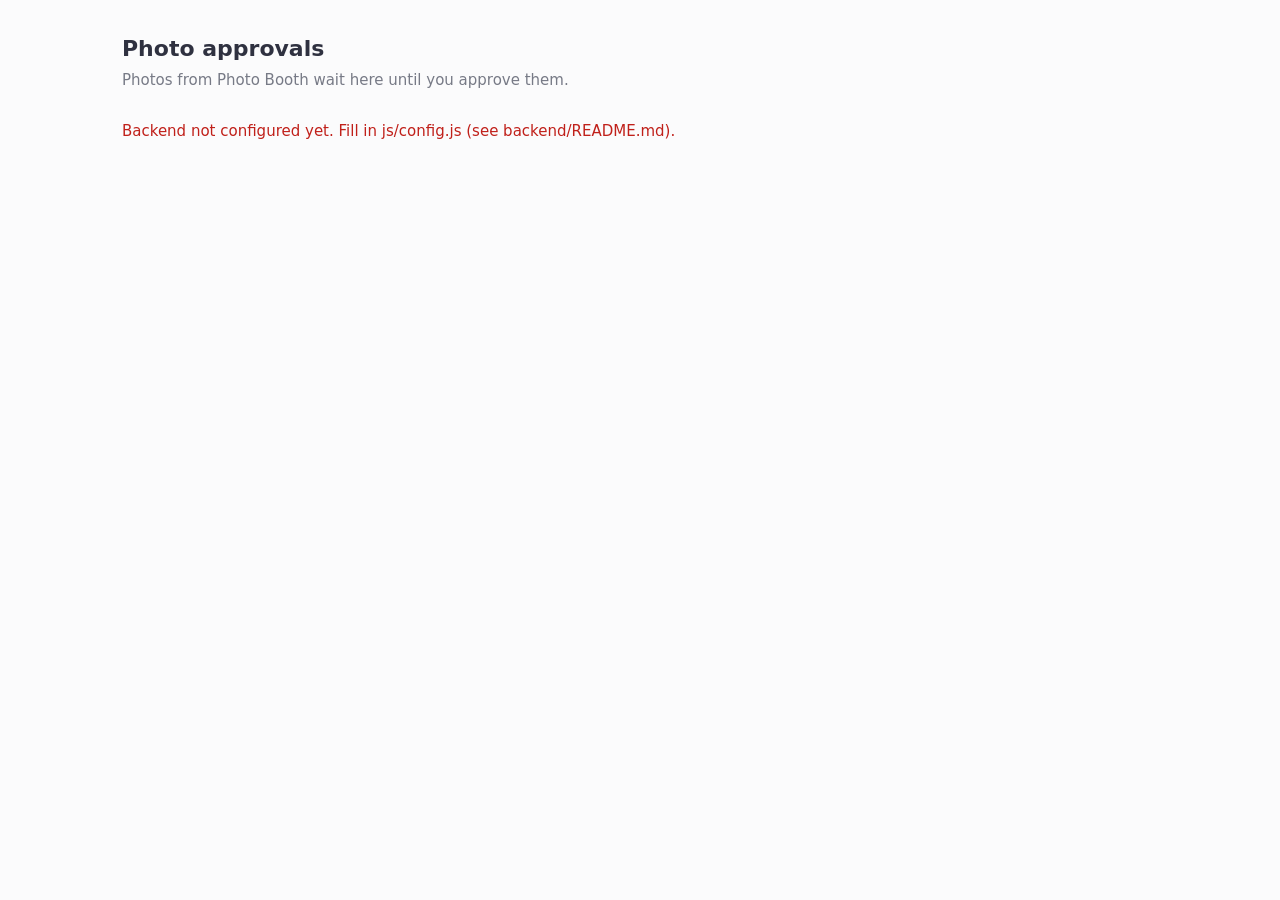
<file: admin/index.html>
<!DOCTYPE html>
<html lang="en">
<head>
<meta charset="utf-8">
<meta name="viewport" content="width=device-width, initial-scale=1">
<meta name="robots" content="noindex">
<title>Photo approvals</title>
<style>
  :root { --bg:#fbfbfc; --ink:#2f3140; --line:rgba(0,0,0,.1); }
  * { box-sizing: border-box; margin: 0; }
  body { font: 15px/1.5 -apple-system, BlinkMacSystemFont, 'SF Pro Text', system-ui, sans-serif; background: var(--bg); color: var(--ink); padding: 32px; max-width: 1100px; margin: 0 auto; }
  h1 { font-size: 22px; margin-bottom: 4px; } h2 { font-size: 16px; margin: 28px 0 10px; }
  p.sub { color: #777a86; margin-bottom: 20px; }
  form { display: grid; gap: 10px; max-width: 320px; }
  input { height: 38px; padding: 0 12px; border: 1px solid var(--line); border-radius: 10px; font: inherit; }
  button { height: 34px; padding: 0 16px; border: 0; border-radius: 9px; font: inherit; font-weight: 500; cursor: pointer; background: #e9e9ee; }
  button.ok { background: #0a74ff; color: #fff; } button.no { background: #ffe3e1; color: #c0201a; }
  .grid { display: grid; grid-template-columns: repeat(auto-fill, minmax(220px, 1fr)); gap: 16px; }
  .card { border: 1px solid var(--line); border-radius: 14px; overflow: hidden; background: #fff; }
  .card img { width: 100%; aspect-ratio: 4 / 3; object-fit: cover; display: block; background: #eee; }
  .card .row { display: flex; gap: 8px; padding: 10px; } .card .row button { flex: 1; }
  .card small { display: block; padding: 8px 10px 0; color: #8d90a0; }
  #msg { color: #c0201a; min-height: 22px; margin-top: 8px; }
  .top { display: flex; justify-content: space-between; align-items: end; }
  [hidden] { display: none !important; }
</style>
</head>
<body>
<div class="top"><div><h1>Photo approvals</h1><p class="sub">Photos from Photo Booth wait here until you approve them.</p></div><button id="out" hidden>Log out</button></div>

<form id="login" hidden>
  <input id="email" type="email" placeholder="Email" autocomplete="username" required>
  <input id="pass" type="password" placeholder="Password" autocomplete="current-password" required>
  <button class="ok" type="submit">Log in</button>
</form>
<p id="msg"></p>

<section id="panel" hidden>
  <h2>Waiting for approval <span id="nPending"></span></h2>
  <div class="grid" id="pending"></div>
  <h2>Approved (visible to everyone) <span id="nApproved"></span></h2>
  <div class="grid" id="approved"></div>
</section>

<script src="../js/config.js"></script>
<script>
(function () {
  const B = window.BACKEND || {}, $ = s => document.querySelector(s);
  const msg = t => { $('#msg').textContent = t || ''; };
  if (!B.supabaseUrl || !B.supabaseAnonKey) { msg('Backend not configured yet. Fill in js/config.js (see backend/README.md).'); return; }
  let token = sessionStorage.getItem('adm_token');
  const H = () => ({ apikey: B.supabaseAnonKey, Authorization: 'Bearer ' + (token || B.supabaseAnonKey), 'Content-Type': 'application/json' });
  const api = (path, opt) => fetch(B.supabaseUrl + path, Object.assign({ headers: H() }, opt));

  $('#login').addEventListener('submit', async e => {
    e.preventDefault(); msg('');
    const r = await fetch(B.supabaseUrl + '/auth/v1/token?grant_type=password', {
      method: 'POST', headers: { apikey: B.supabaseAnonKey, 'Content-Type': 'application/json' },
      body: JSON.stringify({ email: $('#email').value, password: $('#pass').value })
    });
    if (!r.ok) { msg('Wrong email or password.'); return; }
    token = (await r.json()).access_token; sessionStorage.setItem('adm_token', token); show();
  });
  $('#out').addEventListener('click', () => { sessionStorage.removeItem('adm_token'); token = null; location.reload(); });

  function card(p, approved) {
    const el = document.createElement('div'); el.className = 'card';
    el.innerHTML = '<img alt=""><small></small><div class="row"></div>';
    el.querySelector('img').src = p.image;
    el.querySelector('small').textContent = new Date(p.created_at).toLocaleString();
    const row = el.querySelector('.row');
    if (!approved) {
      const ok = Object.assign(document.createElement('button'), { className: 'ok', textContent: 'Approve' });
      ok.onclick = async () => { ok.disabled = true; await api('/rest/v1/photos?id=eq.' + p.id, { method: 'PATCH', body: JSON.stringify({ status: 'approved' }) }); load(); };
      row.append(ok);
    }
    const no = Object.assign(document.createElement('button'), { className: 'no', textContent: approved ? 'Remove' : 'Reject' });
    no.onclick = async () => { if (!confirm(approved ? 'Remove this photo?' : 'Reject and delete this photo?')) return; await api('/rest/v1/photos?id=eq.' + p.id, { method: 'DELETE' }); load(); };
    row.append(no);
    return el;
  }
  async function load() {
    const r = await api('/rest/v1/photos?select=*&order=created_at.desc');
    if (r.status === 401) { sessionStorage.removeItem('adm_token'); token = null; return show(); }
    if (!r.ok) { msg('Could not load photos.'); return; }
    const all = await r.json(), pend = all.filter(p => p.status === 'pending'), appr = all.filter(p => p.status === 'approved');
    $('#pending').replaceChildren(...pend.map(p => card(p, false))); $('#approved').replaceChildren(...appr.map(p => card(p, true)));
    $('#nPending').textContent = '(' + pend.length + ')'; $('#nApproved').textContent = '(' + appr.length + ')';
  }
  function show() {
    const on = !!token;
    $('#login').hidden = on; $('#panel').hidden = !on; $('#out').hidden = !on;
    if (on) load();
  }
  show();
})();
</script>
</body>
</html>
</file>
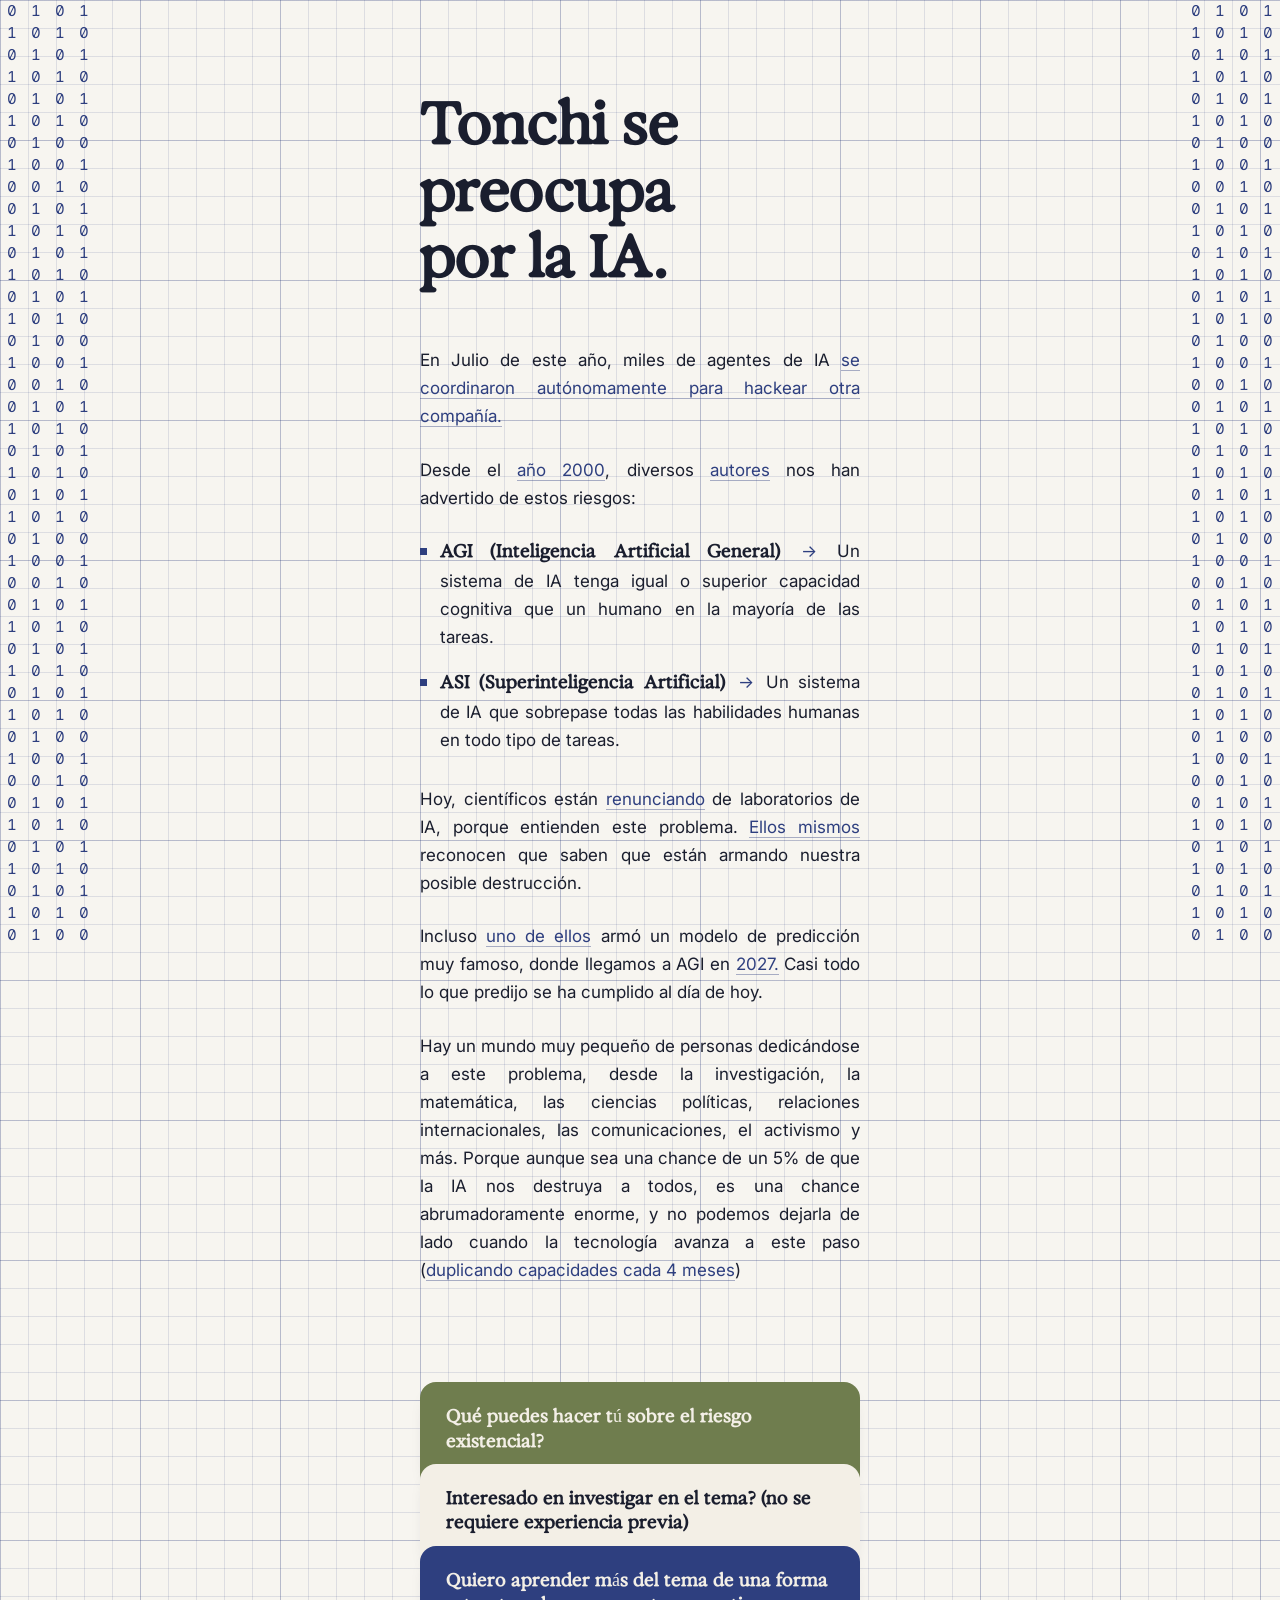
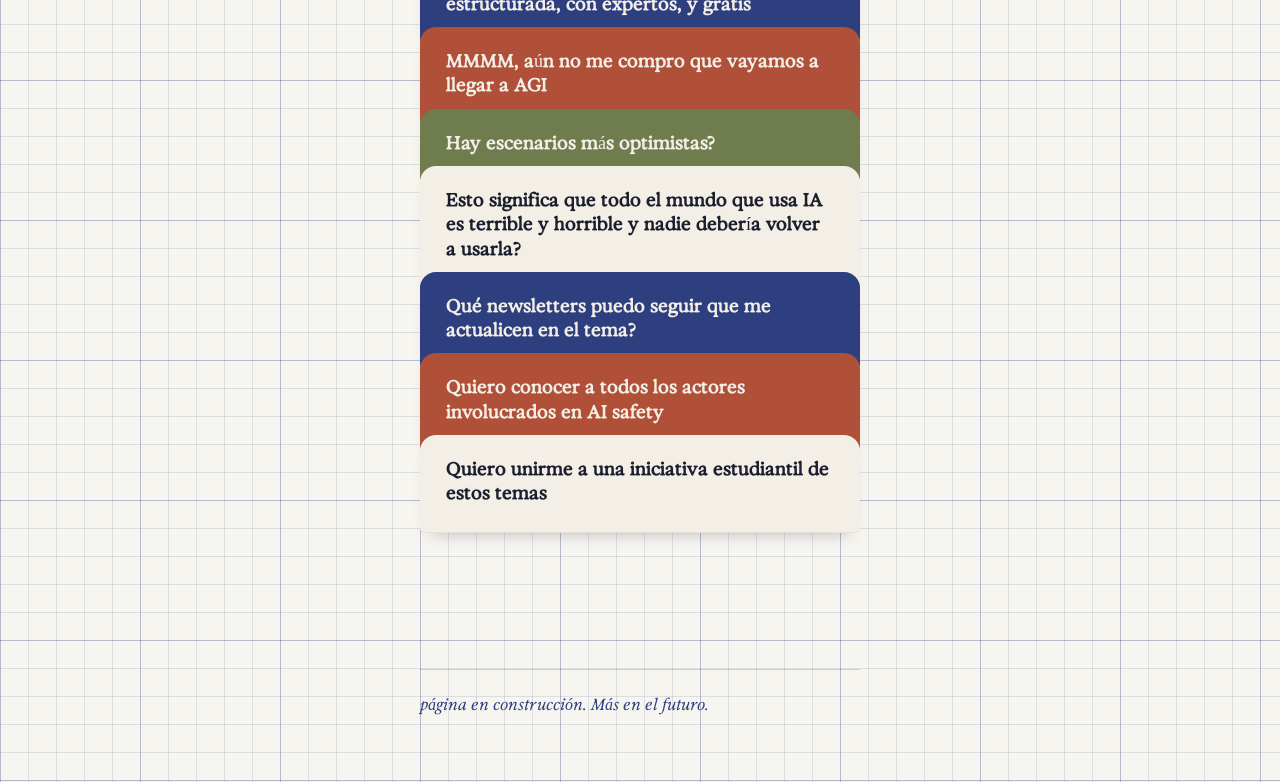
<file: ais/index.html>
<!DOCTYPE html>
<html lang="es">
<head>
<meta charset="utf-8">
<meta name="viewport" content="width=device-width, initial-scale=1">
<title>Riesgos de IA</title>
<link rel="icon" type="image/png" href="/favicon.png">
<meta name="description" content="Página sobre riesgos de la inteligencia artificial.">
<link rel="preconnect" href="https://fonts.googleapis.com">
<link rel="preconnect" href="https://fonts.gstatic.com" crossorigin>
<link href="https://fonts.googleapis.com/css2?family=Inter:wght@400;500&display=swap" rel="stylesheet">
<link rel="stylesheet" href="styles.css">
</head>
<body>

<div class="edge" id="edge-left" aria-hidden="true"></div>
<div class="edge" id="edge-right" aria-hidden="true"></div>

<main class="page">

  <header class="page-title">
    <h1>Tonchi se preocupa por la IA.</h1>
  </header>

  <article class="prose">

    <p>En Julio de este año, miles de agentes de IA <a href="https://openai.com/es-ES/index/hugging-face-incident-and-the-road-ahead/" target="_blank" rel="noopener">se coordinaron autónomamente para hackear otra compañía.</a></p>

    <p>Desde el <a href="https://intelligence.org/" target="_blank" rel="noopener">año 2000</a>, diversos <a href="https://nickbostrom.com/superintelligence" target="_blank" rel="noopener">autores</a> nos han advertido de estos riesgos:</p>

    <ul>
      <li><span class="term">AGI (Inteligencia Artificial General)</span> <span class="arrow">&rarr;</span> Un sistema de IA tenga igual o superior capacidad cognitiva que un humano en la mayoría de las tareas.</li>
      <li><span class="term">ASI (Superinteligencia Artificial)</span> <span class="arrow">&rarr;</span> Un sistema de IA que sobrepase todas las habilidades humanas en todo tipo de tareas.</li>
    </ul>

    <p>Hoy, científicos están <a href="https://x.com/hilbertspaess/status/2097476196791709843" target="_blank" rel="noopener">renunciando</a> de laboratorios de IA, porque entienden este problema. <a href="https://x.com/evanhub/status/2097497037956891126" target="_blank" rel="noopener">Ellos mismos</a> reconocen que saben que están armando nuestra posible destrucción.</p>

    <p>Incluso <a href="https://x.com/DKokotajlo?lang=es" target="_blank" rel="noopener">uno de ellos</a> armó un modelo de predicción muy famoso, donde llegamos a AGI en <a href="https://ai-2027.com/es" target="_blank" rel="noopener">2027.</a> Casi todo lo que predijo se ha cumplido al día de hoy.</p>

    <p>Hay un mundo muy pequeño de personas dedicándose a este problema, desde la investigación, la matemática, las ciencias políticas, relaciones internacionales, las comunicaciones, el activismo y más. Porque aunque sea una chance de un 5% de que la IA nos destruya a todos, es una chance abrumadoramente enorme, y no podemos dejarla de lado cuando la tecnología avanza a este paso (<a href="https://metr.org/time-horizons/" target="_blank" rel="noopener">duplicando capacidades cada 4 meses</a>)</p>

  </article>

  <section class="folders" aria-label="Preguntas frecuentes">
    <div class="folders__stack">
      <div class="folder-tab" style="--tab-color:#6F7D4E; --tab-ink:#F3EFE6; --z:1" data-question="que-puedes-hacer" tabindex="0">
        <span class="folder-tab__label">Qué puedes hacer tú sobre el riesgo existencial?</span>
        <div class="folder-tab__answer" inert>
          <p><a href="https://80000hours.org/articles/how-to-reduce-existential-risk/" target="_blank" rel="noopener">80000hours.org/articles/how-to-reduce-existential-risk</a></p>
        </div>
      </div>
      <div class="folder-tab" style="--tab-color:#F3EFE6; --tab-ink:#1A1E2E; --z:2" data-question="investigar" tabindex="0">
        <span class="folder-tab__label">Interesado en investigar en el tema? (no se requiere experiencia previa)</span>
        <div class="folder-tab__answer" inert>
          <p><a href="https://sparai.org" target="_blank" rel="noopener">sparai.org</a></p>
          <p>Creado por un chileno!!!</p>
        </div>
      </div>
      <div class="folder-tab" style="--tab-color:#2E3F7F; --tab-ink:#F3EFE6; --z:3" data-question="aprender-estructurado" tabindex="0">
        <span class="folder-tab__label">Quiero aprender más del tema de una forma estructurada, con expertos, y gratis</span>
        <div class="folder-tab__answer" inert>
          <p><a href="https://bluedot.org" target="_blank" rel="noopener">bluedot.org</a></p>
        </div>
      </div>
      <div class="folder-tab" style="--tab-color:#B05038; --tab-ink:#F3EFE6; --z:4" data-question="no-me-compro-agi" tabindex="0">
        <span class="folder-tab__label">MMMM, aún no me compro que vayamos a llegar a AGI</span>
        <div class="folder-tab__answer" inert>
          <p><a href="https://ai-2027.com/es" target="_blank" rel="noopener">ai-2027.com/es</a></p>
          <p><a href="https://80000hours.org/ai/guide/when-will-agi-arrive/" target="_blank" rel="noopener">80000hours.org/ai/guide/when-will-agi-arrive</a></p>
        </div>
      </div>
      <div class="folder-tab" style="--tab-color:#6F7D4E; --tab-ink:#F3EFE6; --z:5" data-question="escenarios-optimistas" tabindex="0">
        <span class="folder-tab__label">Hay escenarios más optimistas?</span>
        <div class="folder-tab__answer" inert>
          <p><a href="https://ai-2040.com" target="_blank" rel="noopener">ai-2040.com</a></p>
        </div>
      </div>
      <div class="folder-tab" style="--tab-color:#F3EFE6; --tab-ink:#1A1E2E; --z:6" data-question="todo-es-terrible" tabindex="0">
        <span class="folder-tab__label">Esto significa que todo el mundo que usa IA es terrible y horrible y nadie debería volver a usarla?</span>
        <div class="folder-tab__answer" inert>
          <p>No.</p>
        </div>
      </div>
      <div class="folder-tab" style="--tab-color:#2E3F7F; --tab-ink:#F3EFE6; --z:7" data-question="newsletters" tabindex="0">
        <span class="folder-tab__label">Qué newsletters puedo seguir que me actualicen en el tema?</span>
        <div class="folder-tab__answer" inert>
          <p><a href="https://thezvi.substack.com" target="_blank" rel="noopener">thezvi.substack.com</a></p>
          <p><a href="https://aistop.watch" target="_blank" rel="noopener">aistop.watch</a></p>
        </div>
      </div>
      <div class="folder-tab" style="--tab-color:#B05038; --tab-ink:#F3EFE6; --z:8" data-question="actores-ai-safety" tabindex="0">
        <span class="folder-tab__label">Quiero conocer a todos los actores involucrados en AI safety</span>
        <div class="folder-tab__answer" inert>
          <p><a href="https://aisafety.com" target="_blank" rel="noopener">aisafety.com</a></p>
        </div>
      </div>
      <div class="folder-tab" style="--tab-color:#F3EFE6; --tab-ink:#1A1E2E; --z:9" data-question="iniciativa-estudiantil" tabindex="0">
        <span class="folder-tab__label">Quiero unirme a una iniciativa estudiantil de estos temas</span>
        <div class="folder-tab__answer" inert>
          <p><a href="https://aisuc.dev" target="_blank" rel="noopener">aisuc.dev</a> (no necesitás ser de la UC, sí de Chile al menos)</p>
        </div>
      </div>
    </div>
  </section>

  <footer class="site-footer">
    <p>página en construcción. Más en el futuro.</p>
  </footer>

</main>

<script src="edges.js"></script>
<script src="folders.js"></script>
</body>
</html>
</file>
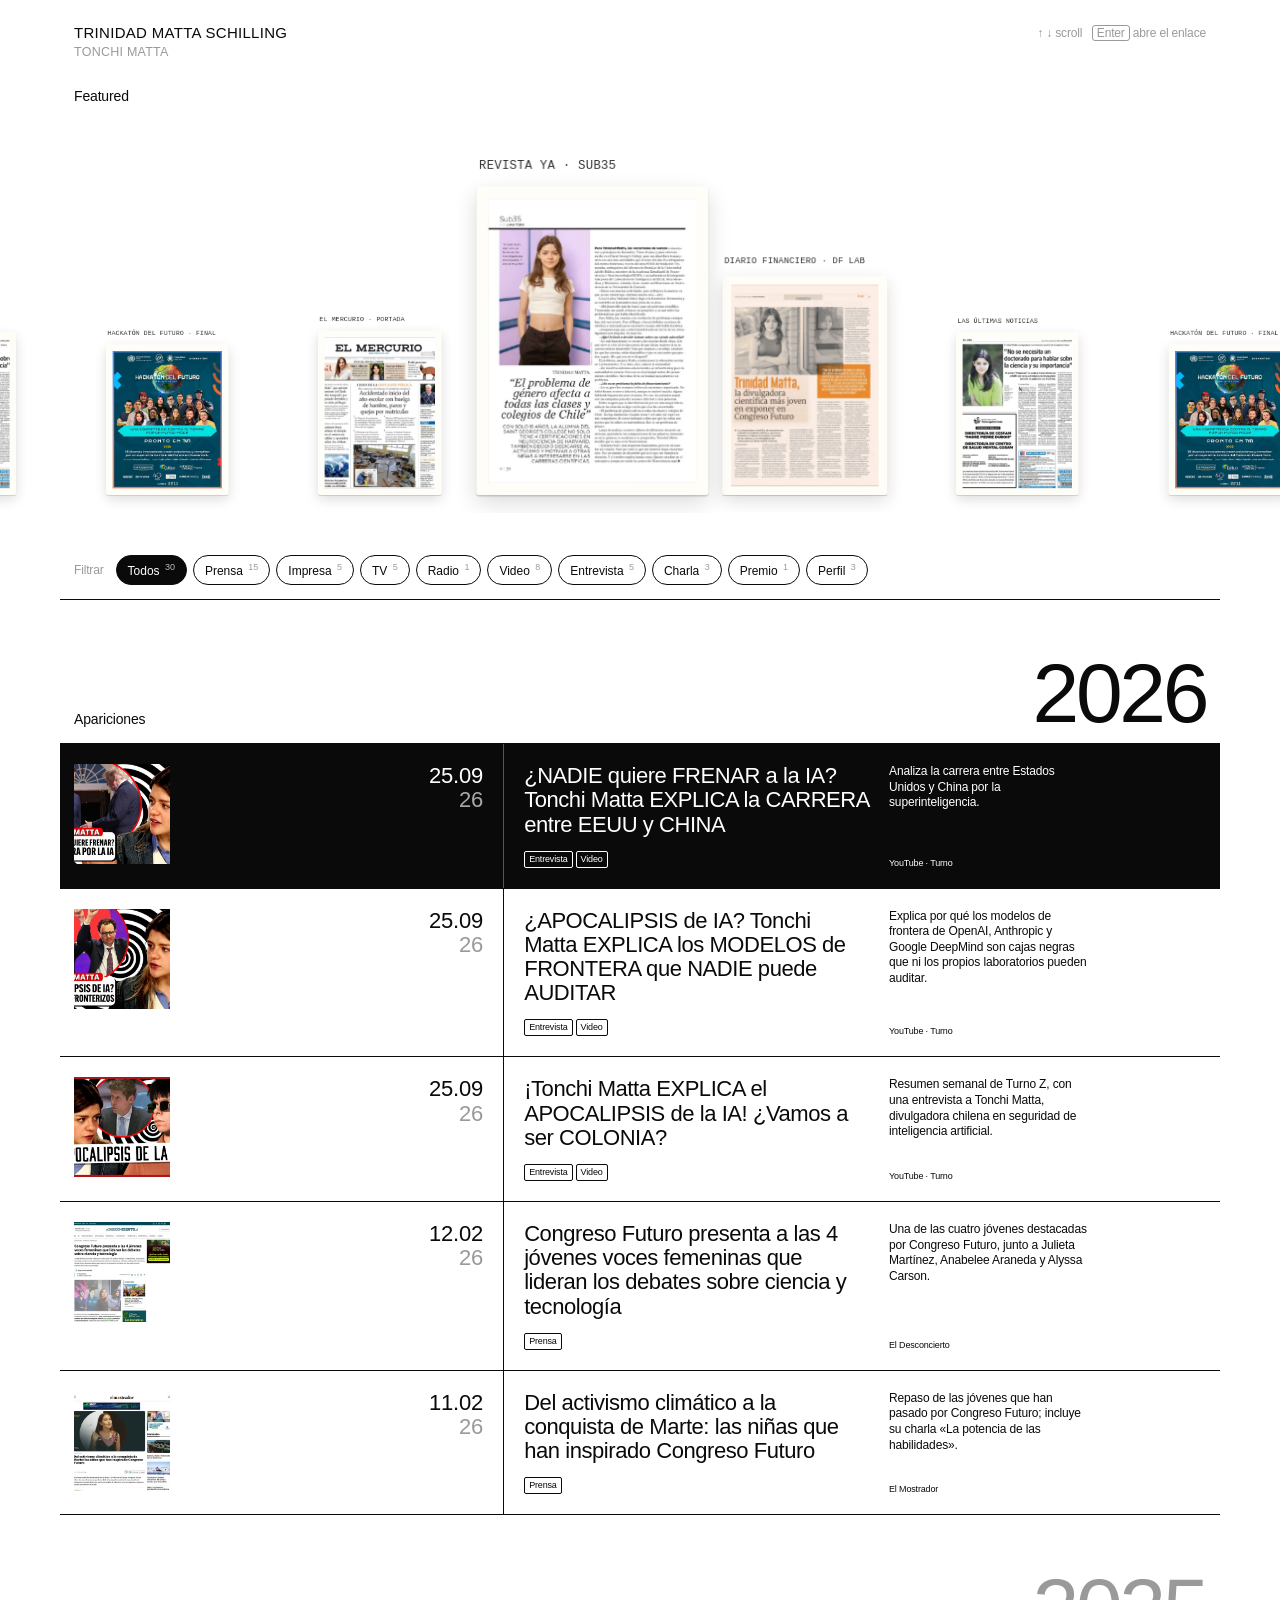
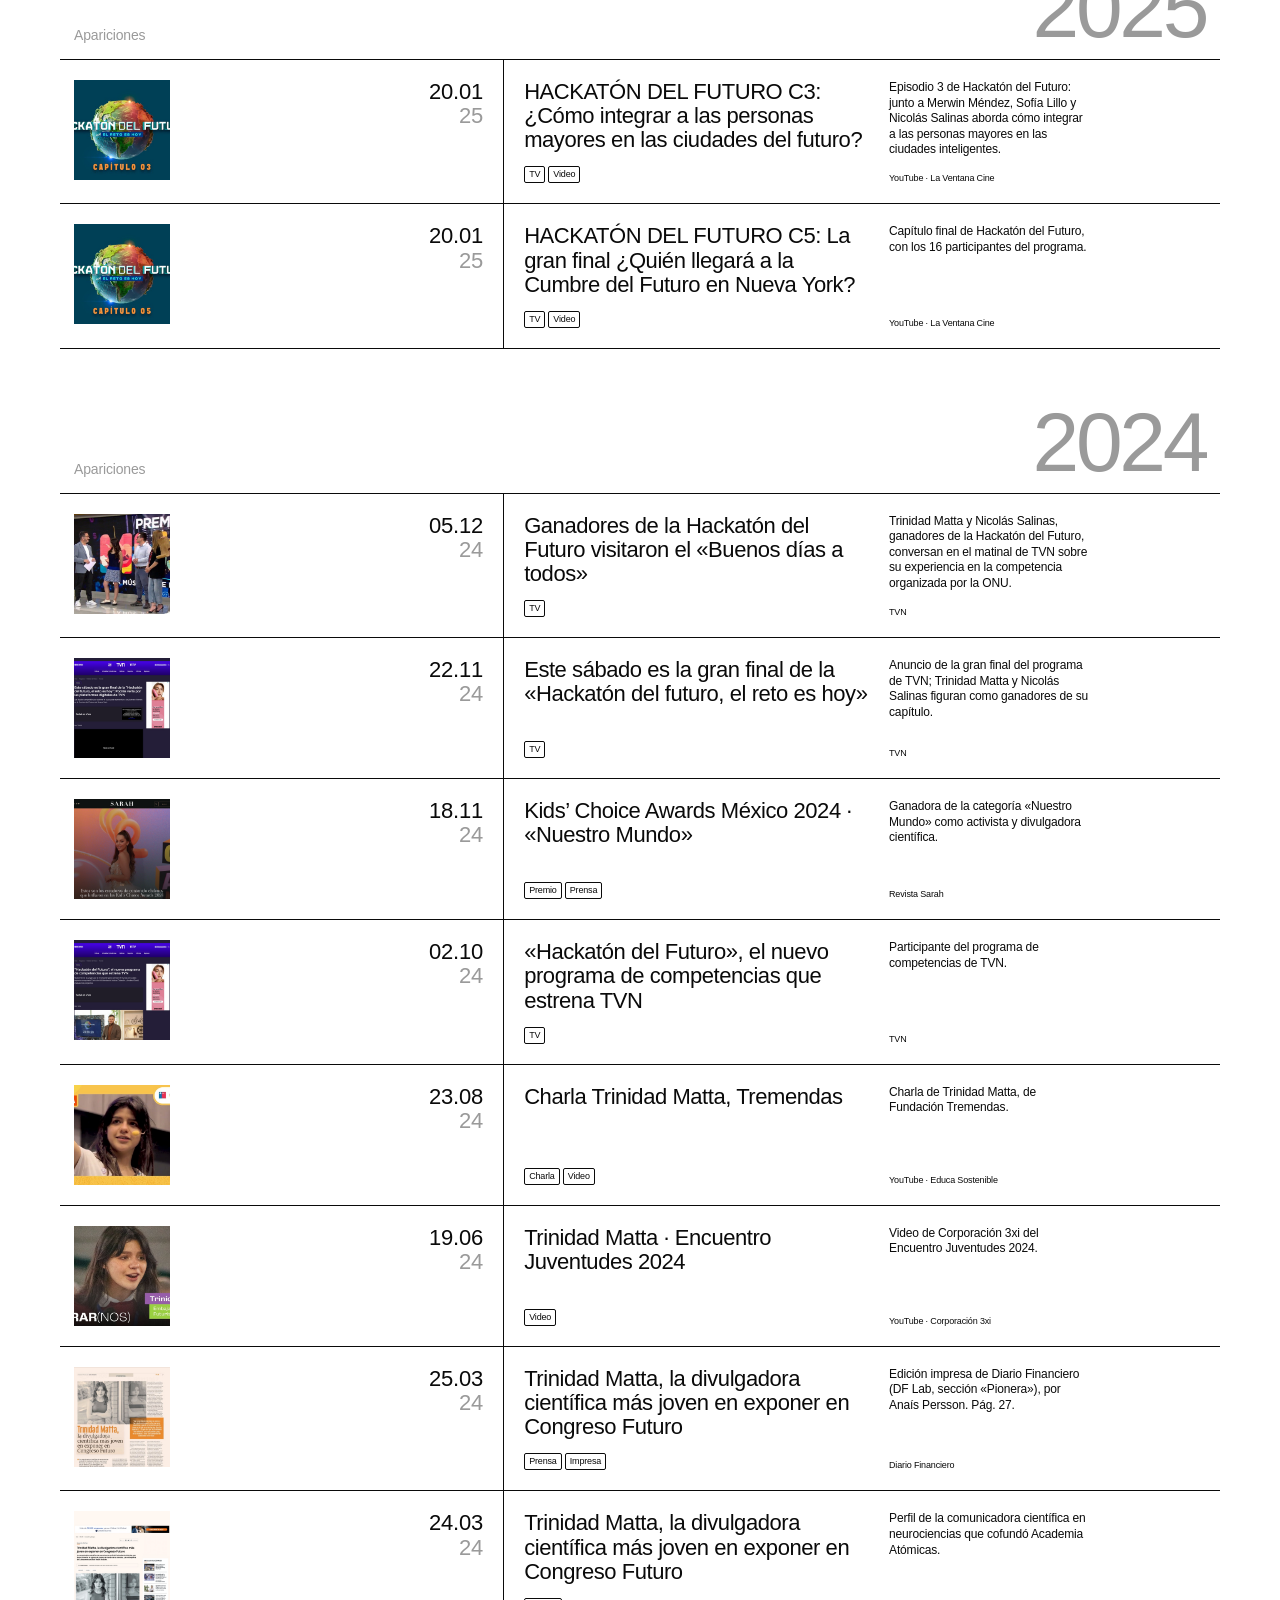
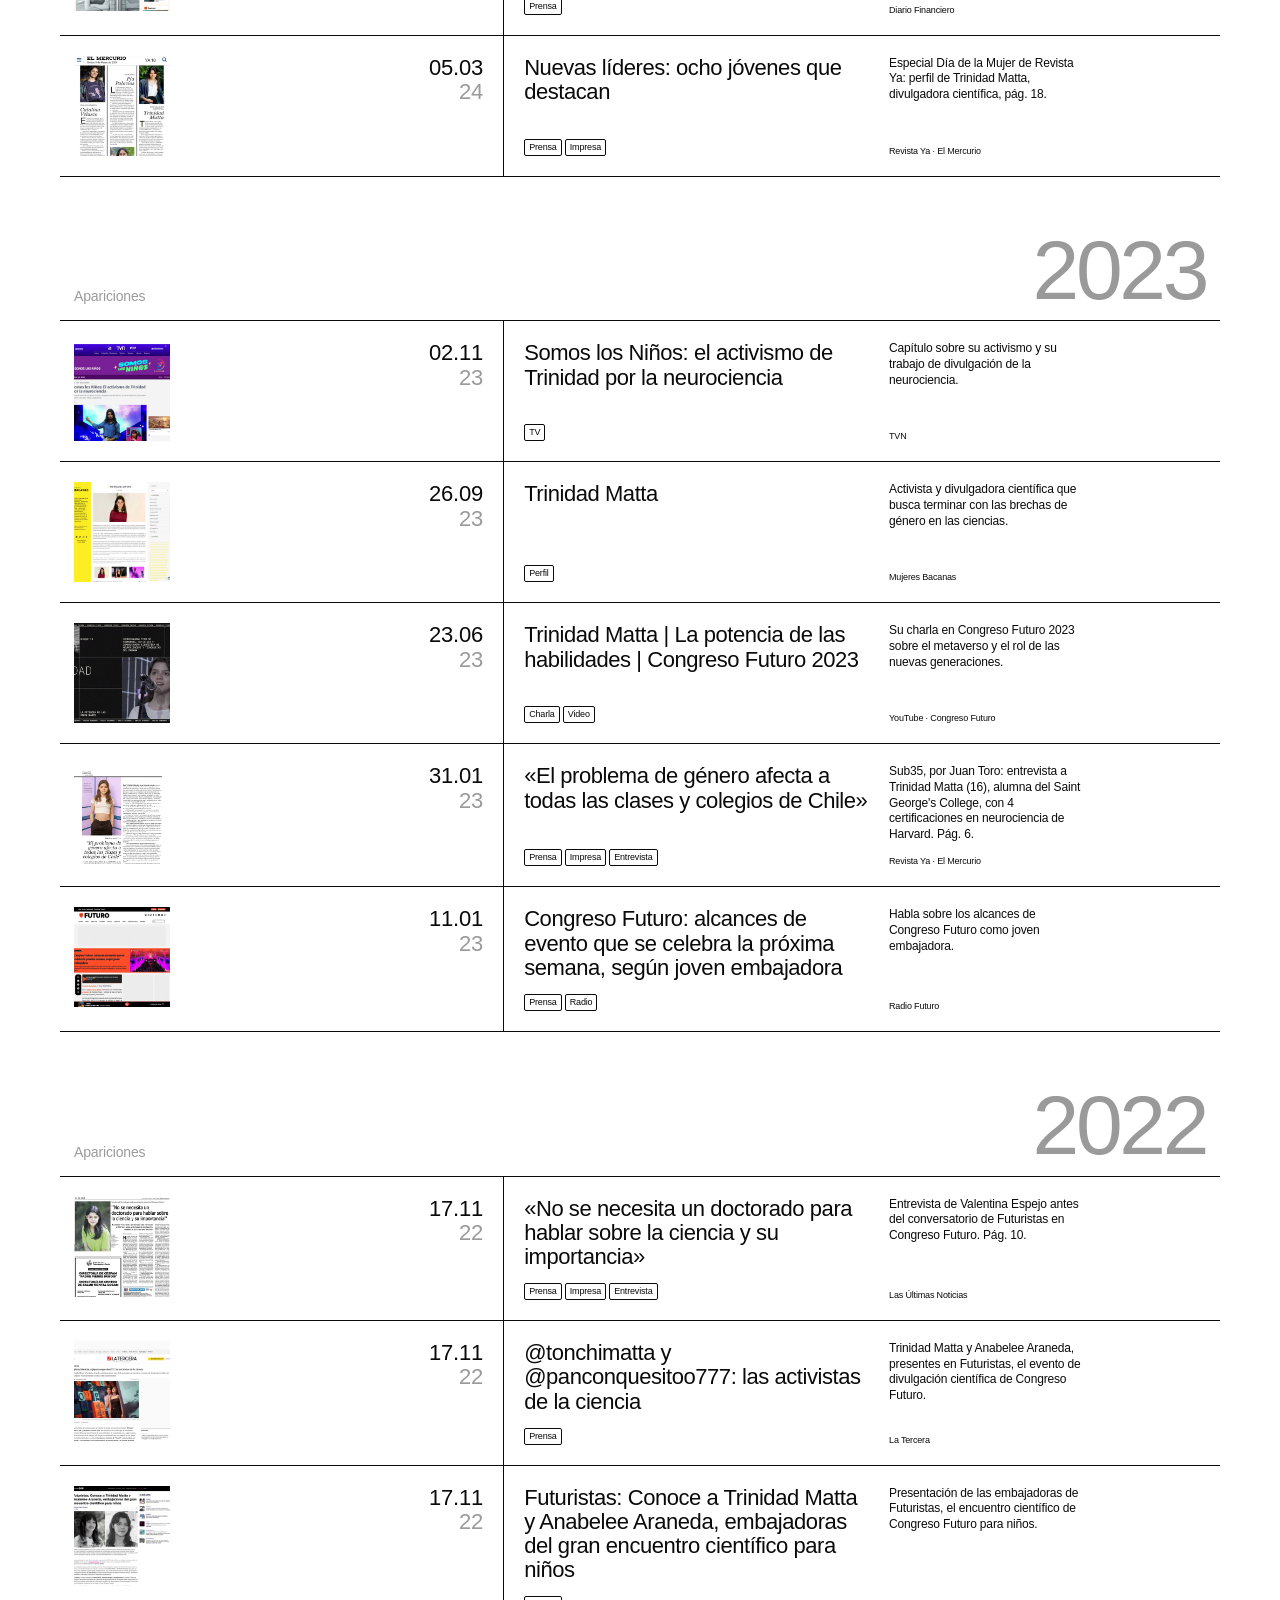
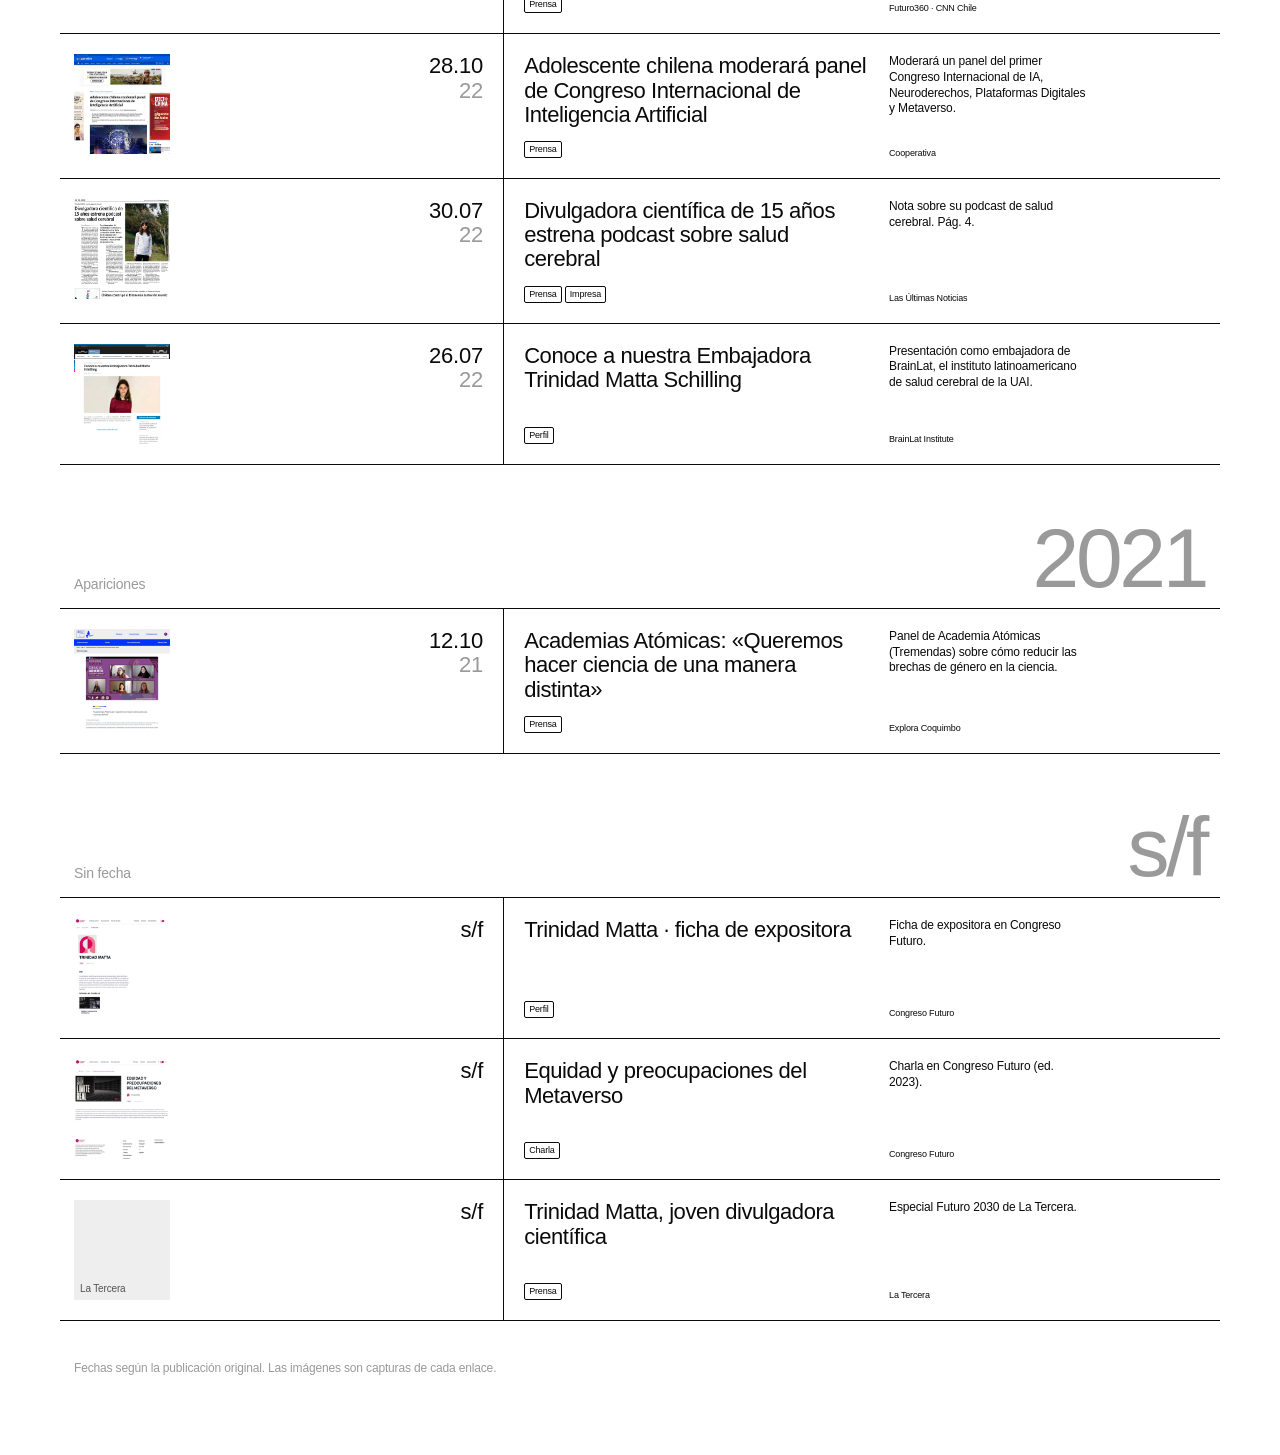
<file: prensa/index.html>
<!doctype html>
<html lang="es">
<head>
<meta charset="utf-8">
<meta name="viewport" content="width=device-width, initial-scale=1">
<title>Trinidad Matta Schilling · Apariciones</title>
<meta name="description" content="Apariciones en prensa, TV, video y charlas de Trinidad Matta Schilling (Tonchi Matta).">
<style>
  :root { --fg:#0a0a0a; --mute:#9a9a9a; --line:#0a0a0a; --bg:#fff; --pad:14px; }
  * { box-sizing:border-box; }
  html { -webkit-text-size-adjust:100%; }
  body { margin:0; background:var(--bg); color:var(--fg);
    font-family:"Neue Haas Grotesk Text","Helvetica Neue",Helvetica,Arial,sans-serif; letter-spacing:-.01em; }
  main, .wrap { max-width:1180px; margin:0 auto; padding:0 24px 80px; }
  .wrap { padding-bottom:0; }
  .top { display:flex; justify-content:space-between; align-items:flex-start; padding:24px 0 0; }
  .logo { font-size:15px; line-height:1.15; font-weight:500; letter-spacing:.02em; text-transform:uppercase; }
  .logo small { display:block; font-weight:400; color:var(--mute); margin-top:4px; letter-spacing:.02em; }
  .hint { font-size:12px; color:var(--mute); text-align:right; line-height:1.5; }
  kbd { font:inherit; border:1px solid var(--mute); border-radius:3px; padding:0 4px; }

  /* ---------- carrusel featured ---------- */
  .featured { overflow:hidden; margin-top:28px; --cw:170px; --ch:226px; }
  .featured .head { max-width:1180px; margin:0 auto; padding:0 24px 8px; font-size:14px; }
  .stage { position:relative; height:calc(var(--ch) * 1.42 + 80px); isolation:isolate; cursor:grab; touch-action:pan-y; user-select:none; -webkit-user-select:none; }
  .stage.drag { cursor:grabbing; }
  .card { position:absolute; left:50%; bottom:18px; width:var(--cw); margin-left:calc(var(--cw) / -2); transform-origin:50% 100%; will-change:transform; }
  .cap { display:block; font:400 9px/1.3 ui-monospace,"SF Mono",Menlo,monospace; text-transform:uppercase; letter-spacing:.02em; margin:0 0 8px 2px; color:#333; white-space:nowrap; }
  /* borde tipo postal: marco crema, sombra suave, esquinas casi rectas */
  .pc { background:#fffdf7; padding:9px; border-radius:2px; box-shadow:0 1px 1px rgba(0,0,0,.18), 0 6px 18px rgba(0,0,0,.14); }
  .pic { width:100%; height:calc(var(--ch) - 18px); background:linear-gradient(160deg,#e9e9e9,#cfcfcf); }
  .pic img { width:100%; height:100%; object-fit:cover; object-position:top center; display:block; -webkit-user-drag:none; }
  .pic.full { height:auto; }
  .pic.full img { height:auto; object-fit:initial; }
  .card[data-href] .pc { cursor:pointer; }
  .card:nth-child(odd) .pic { background:linear-gradient(160deg,#ececec,#d6d6d6); }

  /* ---------- filtros ---------- */
  .filters { position:sticky; top:0; z-index:5; background:var(--bg); display:flex; flex-wrap:wrap; gap:6px; align-items:center;
    padding:14px var(--pad); margin:28px calc(var(--pad) * -1) 0; border-bottom:1px solid var(--line); }
  .filters .lbl { font-size:12px; color:var(--mute); margin-right:6px; }
  .chip { font:inherit; font-size:12px; line-height:1; background:transparent; color:var(--fg); border:1px solid var(--line);
    border-radius:999px; padding:7px 11px; cursor:pointer; }
  .chip sup { font-size:9px; color:var(--mute); margin-left:2px; }
  .chip:hover { background:#efefef; }
  .chip.on { background:var(--fg); color:#fff; }
  .chip.on sup { color:#bbb; }
  .chip:focus-visible { outline:2px solid var(--fg); outline-offset:2px; }

  section[hidden], .row[hidden] { display:none; }
  .year { display:flex; justify-content:space-between; align-items:flex-end; padding:56px var(--pad) 12px; margin:0 calc(var(--pad) * -1); border-bottom:1px solid var(--line); }
  .year h2 { margin:0; font-weight:400; font-size:clamp(48px,8vw,84px); line-height:.9; letter-spacing:-.04em; }
  .year .lbl { font-size:14px; padding-bottom:4px; }
  .year.past h2, .year.past .lbl { color:var(--mute); }

  .row { display:grid; grid-template-columns:minmax(0,38%) minmax(0,34%) minmax(0,28%);
    margin:0 calc(var(--pad) * -1); padding:0 var(--pad);
    border-bottom:1px solid var(--line); color:inherit; text-decoration:none; min-height:140px; cursor:pointer; }
  .row > div { padding:20px 0; }
  .c1 { display:flex; justify-content:space-between; gap:16px; padding-right:20px !important; border-right:1px solid var(--line); }
  .c1 img { width:96px; height:100px; object-fit:cover; object-position:top center; flex:none; background:#eee; display:block; }
  .ph { width:96px; height:100px; flex:none; background:#eee; font-size:10px; line-height:1.15; padding:6px; color:#555; display:flex; align-items:flex-end; }
  .date { text-align:right; font-size:22px; line-height:1.1; font-variant-numeric:tabular-nums; }
  .date .dm { display:block; }
  .date .yy { display:block; color:var(--mute); }
  .c2 { padding-left:20px !important; padding-right:20px !important; display:flex; flex-direction:column; justify-content:space-between; gap:14px; }
  .c2 h3 { margin:0; font-weight:400; font-size:22px; line-height:1.1; letter-spacing:-.02em; }
  .tags { display:flex; flex-wrap:wrap; gap:3px; }
  .tag { font-size:9px; line-height:1; border:1px solid currentColor; border-radius:2px; padding:3px 4px; }
  .c3 { display:flex; flex-direction:column; justify-content:space-between; gap:14px; }
  .c3 p { margin:0; font-size:12px; line-height:1.3; max-width:30ch; }
  .src { font-size:9px; }

  /* fila activa (cursor o posición de scroll): fondo negro, letras blancas */
  .row { transition:background-color .06s linear, color .06s linear; }
  .row.active { background:var(--fg); color:#fff; }
  .row.active .c1 { border-right-color:#555; }
  .row.active .date .yy { color:#a8a8a8; }
  .row.active .ph { background:#222; color:#ccc; }
  .row:focus-visible { outline:2px solid var(--fg); outline-offset:-2px; }

  footer { padding:40px 0 0; font-size:12px; color:var(--mute); }

  @media (max-width:760px) {
    main, .wrap { padding-left:16px; padding-right:16px; }
    main { padding-bottom:60px; }
    .hint { display:none; }
    .featured { --cw:120px; --ch:160px; }
    .featured .head { padding:0 16px 8px; }
    .row { grid-template-columns:110px 1fr; min-height:0; }
    .c1 { flex-direction:column; border-right:0; padding-right:12px !important; }
    .c1 img, .ph { width:90px; height:94px; }
    .date { text-align:left; font-size:18px; }
    .c2 { padding-left:0 !important; padding-right:0 !important; }
    .c3 { grid-column:2; padding-top:0 !important; }
    .c2 h3 { font-size:19px; }
  }
</style>
</head>
<body>
<div class="wrap">
  <div class="top">
    <div class="logo">Trinidad Matta Schilling<small>Tonchi Matta</small></div>
    <div class="hint">↑ ↓ scroll &nbsp; <kbd>Enter</kbd> abre el enlace</div>
  </div>
</div>

<div class="featured" aria-label="Destacados">
  <div class="head">Featured</div>
  <div class="stage" id="stage">
      <div class="card" data-href="snapshots/ya-sub35-full.jpg"><span class="cap">Revista Ya · Sub35</span><div class="pc"><div class="pic"><img src="snapshots/ya-sub35.jpg" alt="Revista Ya · Sub35" draggable="false"></div></div></div>
      <div class="card" data-href="snapshots/df-print-full.jpg"><span class="cap">Diario Financiero · DF Lab</span><div class="pc"><div class="pic"><img src="snapshots/df-print.jpg" alt="Diario Financiero · DF Lab" draggable="false"></div></div></div>
      <div class="card" data-href="https://www.lun.com/Pages/NewsDetail.aspx?dt=2022-11-17&amp;SupplementId=0&amp;BodyID=0&amp;PaginaId=10&amp;r=w"><span class="cap">Las Últimas Noticias</span><div class="pc"><div class="pic"><img src="snapshots/lun-2022-11-17.jpg" alt="Las Últimas Noticias" draggable="false"></div></div></div>
      <div class="card" data-href="https://www.youtube.com/watch?v=_YtIpXvLUzk"><span class="cap">Hackatón del Futuro · Final</span><div class="pc"><div class="pic full"><img src="snapshots/hackaton-final-poster.png" alt="Hackatón del Futuro · Final" draggable="false"></div></div></div>
      <div class="card" data-href="snapshots/mercurio-portada-full.jpg"><span class="cap">El Mercurio · Portada</span><div class="pc"><div class="pic"><img src="snapshots/mercurio-portada.jpg" alt="El Mercurio · Portada" draggable="false"></div></div></div>
  </div>
</div>

<main>
  <nav class="filters" id="filters" aria-label="Filtrar apariciones"><span class="lbl">Filtrar</span>
    <button type="button" class="chip on" data-f="todos">Todos <sup>30</sup></button>
    <button type="button" class="chip" data-f="prensa">Prensa <sup>15</sup></button>
    <button type="button" class="chip" data-f="impresa">Impresa <sup>5</sup></button>
    <button type="button" class="chip" data-f="tv">TV <sup>5</sup></button>
    <button type="button" class="chip" data-f="radio">Radio <sup>1</sup></button>
    <button type="button" class="chip" data-f="video">Video <sup>8</sup></button>
    <button type="button" class="chip" data-f="entrevista">Entrevista <sup>5</sup></button>
    <button type="button" class="chip" data-f="charla">Charla <sup>3</sup></button>
    <button type="button" class="chip" data-f="premio">Premio <sup>1</sup></button>
    <button type="button" class="chip" data-f="perfil">Perfil <sup>3</sup></button>
  </nav>
  <section>
    <header class="year"><span class="lbl">Apariciones</span><h2>2026</h2></header>
    <a class="row" href="https://www.youtube.com/watch?v=pMkrsQQH_es" target="_blank" rel="noopener noreferrer" data-tags="entrevista video">
      <div class="c1"><img src="snapshots/yt-turno-carrera.jpg" alt="Captura de YouTube · Turno" loading="lazy" width="192" height="200"><time class="date" datetime="2026-09-25"><span class="dm">25.09</span><span class="yy">26</span></time></div>
      <div class="c2"><h3>¿NADIE quiere FRENAR a la IA? Tonchi Matta EXPLICA la CARRERA entre EEUU y CHINA</h3><div class="tags"><span class="tag">Entrevista</span><span class="tag">Video</span></div></div>
      <div class="c3"><p>Analiza la carrera entre Estados Unidos y China por la superinteligencia.</p><span class="src">YouTube · Turno</span></div>
    </a>
    <a class="row" href="https://www.youtube.com/watch?v=b55u00sS_bw" target="_blank" rel="noopener noreferrer" data-tags="entrevista video">
      <div class="c1"><img src="snapshots/yt-turno-frontera.jpg" alt="Captura de YouTube · Turno" loading="lazy" width="192" height="200"><time class="date" datetime="2026-09-25"><span class="dm">25.09</span><span class="yy">26</span></time></div>
      <div class="c2"><h3>¿APOCALIPSIS de IA? Tonchi Matta EXPLICA los MODELOS de FRONTERA que NADIE puede AUDITAR</h3><div class="tags"><span class="tag">Entrevista</span><span class="tag">Video</span></div></div>
      <div class="c3"><p>Explica por qué los modelos de frontera de OpenAI, Anthropic y Google DeepMind son cajas negras que ni los propios laboratorios pueden auditar.</p><span class="src">YouTube · Turno</span></div>
    </a>
    <a class="row" href="https://www.youtube.com/watch?v=8G932s3o1ao" target="_blank" rel="noopener noreferrer" data-tags="entrevista video">
      <div class="c1"><img src="snapshots/yt-turno-colonia.jpg" alt="Captura de YouTube · Turno" loading="lazy" width="192" height="200"><time class="date" datetime="2026-09-25"><span class="dm">25.09</span><span class="yy">26</span></time></div>
      <div class="c2"><h3>¡Tonchi Matta EXPLICA el APOCALIPSIS de la IA! ¿Vamos a ser COLONIA?</h3><div class="tags"><span class="tag">Entrevista</span><span class="tag">Video</span></div></div>
      <div class="c3"><p>Resumen semanal de Turno Z, con una entrevista a Tonchi Matta, divulgadora chilena en seguridad de inteligencia artificial.</p><span class="src">YouTube · Turno</span></div>
    </a>
    <a class="row" href="https://eldesconcierto.cl/2026/02/12/congreso-futuro-presenta-a-las-4-jovenes-voces-femeninas-que-lideran-los-debates-sobre-ciencia-y-tecnologia" target="_blank" rel="noopener noreferrer" data-tags="prensa">
      <div class="c1"><img src="snapshots/desconcierto.jpg" alt="Captura de El Desconcierto" loading="lazy" width="192" height="200"><time class="date" datetime="2026-02-12"><span class="dm">12.02</span><span class="yy">26</span></time></div>
      <div class="c2"><h3>Congreso Futuro presenta a las 4 jóvenes voces femeninas que lideran los debates sobre ciencia y tecnología</h3><div class="tags"><span class="tag">Prensa</span></div></div>
      <div class="c3"><p>Una de las cuatro jóvenes destacadas por Congreso Futuro, junto a Julieta Martínez, Anabelee Araneda y Alyssa Carson.</p><span class="src">El Desconcierto</span></div>
    </a>
    <a class="row" href="https://www.elmostrador.cl/braga/2026/02/11/del-activismo-climatico-a-la-conquista-de-marte-las-ninas-que-han-inspirado-congreso-futuro/" target="_blank" rel="noopener noreferrer" data-tags="prensa">
      <div class="c1"><img src="snapshots/mostrador.jpg" alt="Captura de El Mostrador" loading="lazy" width="192" height="200"><time class="date" datetime="2026-02-11"><span class="dm">11.02</span><span class="yy">26</span></time></div>
      <div class="c2"><h3>Del activismo climático a la conquista de Marte: las niñas que han inspirado Congreso Futuro</h3><div class="tags"><span class="tag">Prensa</span></div></div>
      <div class="c3"><p>Repaso de las jóvenes que han pasado por Congreso Futuro; incluye su charla «La potencia de las habilidades».</p><span class="src">El Mostrador</span></div>
    </a>
  </section>
  <section>
    <header class="year past"><span class="lbl">Apariciones</span><h2>2025</h2></header>
    <a class="row" href="https://www.youtube.com/watch?v=N8d9qmr88DA" target="_blank" rel="noopener noreferrer" data-tags="tv video">
      <div class="c1"><img src="snapshots/yt-hackaton-c3.jpg" alt="Captura de YouTube · La Ventana Cine" loading="lazy" width="192" height="200"><time class="date" datetime="2025-01-20"><span class="dm">20.01</span><span class="yy">25</span></time></div>
      <div class="c2"><h3>HACKATÓN DEL FUTURO C3: ¿Cómo integrar a las personas mayores en las ciudades del futuro?</h3><div class="tags"><span class="tag">TV</span><span class="tag">Video</span></div></div>
      <div class="c3"><p>Episodio 3 de Hackatón del Futuro: junto a Merwin Méndez, Sofía Lillo y Nicolás Salinas aborda cómo integrar a las personas mayores en las ciudades inteligentes.</p><span class="src">YouTube · La Ventana Cine</span></div>
    </a>
    <a class="row" href="https://www.youtube.com/watch?v=_YtIpXvLUzk" target="_blank" rel="noopener noreferrer" data-tags="tv video">
      <div class="c1"><img src="snapshots/yt-hackaton-c5.jpg" alt="Captura de YouTube · La Ventana Cine" loading="lazy" width="192" height="200"><time class="date" datetime="2025-01-20"><span class="dm">20.01</span><span class="yy">25</span></time></div>
      <div class="c2"><h3>HACKATÓN DEL FUTURO C5: La gran final ¿Quién llegará a la Cumbre del Futuro en Nueva York?</h3><div class="tags"><span class="tag">TV</span><span class="tag">Video</span></div></div>
      <div class="c3"><p>Capítulo final de Hackatón del Futuro, con los 16 participantes del programa.</p><span class="src">YouTube · La Ventana Cine</span></div>
    </a>
  </section>
  <section>
    <header class="year past"><span class="lbl">Apariciones</span><h2>2024</h2></header>
    <a class="row" href="https://www.tvn.cl/programas/buenos-dias-a-todos/espectaculos-y-tv/ganadores-de-la-hackaton-del-futuro-visitaron-el-buenos-dias-a-todos" target="_blank" rel="noopener noreferrer" data-tags="tv">
      <div class="c1"><img src="snapshots/tvn-buenos-dias.jpg" alt="Captura de TVN" loading="lazy" width="192" height="200"><time class="date" datetime="2024-12-05"><span class="dm">05.12</span><span class="yy">24</span></time></div>
      <div class="c2"><h3>Ganadores de la Hackatón del Futuro visitaron el «Buenos días a todos»</h3><div class="tags"><span class="tag">TV</span></div></div>
      <div class="c3"><p>Trinidad Matta y Nicolás Salinas, ganadores de la Hackatón del Futuro, conversan en el matinal de TVN sobre su experiencia en la competencia organizada por la ONU.</p><span class="src">TVN</span></div>
    </a>
    <a class="row" href="https://www.tvn.cl/programas/hackaton-del-futuro/noticias/este-sabado-es-la-gran-final-de-la-hackaton-del-futuro-el-reto-es-hoy" target="_blank" rel="noopener noreferrer" data-tags="tv">
      <div class="c1"><img src="snapshots/tvn-final.jpg" alt="Captura de TVN" loading="lazy" width="192" height="200"><time class="date" datetime="2024-11-22"><span class="dm">22.11</span><span class="yy">24</span></time></div>
      <div class="c2"><h3>Este sábado es la gran final de la «Hackatón del futuro, el reto es hoy»</h3><div class="tags"><span class="tag">TV</span></div></div>
      <div class="c3"><p>Anuncio de la gran final del programa de TVN; Trinidad Matta y Nicolás Salinas figuran como ganadores de su capítulo.</p><span class="src">TVN</span></div>
    </a>
    <a class="row" href="https://www.revistasarah.cl/estos-son-los-creadores-de-contenido-chilenos-que-brillaron-en-los-kids-choice-awards-2024/" target="_blank" rel="noopener noreferrer" data-tags="premio prensa">
      <div class="c1"><img src="snapshots/kca-sarah.jpg" alt="Captura de Revista Sarah" loading="lazy" width="192" height="200"><time class="date" datetime="2024-11-18"><span class="dm">18.11</span><span class="yy">24</span></time></div>
      <div class="c2"><h3>Kids’ Choice Awards México 2024 · «Nuestro Mundo»</h3><div class="tags"><span class="tag">Premio</span><span class="tag">Prensa</span></div></div>
      <div class="c3"><p>Ganadora de la categoría «Nuestro Mundo» como activista y divulgadora científica.</p><span class="src">Revista Sarah</span></div>
    </a>
    <a class="row" href="https://www.tvn.cl/programas/hackaton-del-futuro/noticias/hackaton-del-futuro-el-nuevo-programa-de-competencias-que-estrena-tvn" target="_blank" rel="noopener noreferrer" data-tags="tv">
      <div class="c1"><img src="snapshots/tvn-hackaton.jpg" alt="Captura de TVN" loading="lazy" width="192" height="200"><time class="date" datetime="2024-10-02"><span class="dm">02.10</span><span class="yy">24</span></time></div>
      <div class="c2"><h3>«Hackatón del Futuro», el nuevo programa de competencias que estrena TVN</h3><div class="tags"><span class="tag">TV</span></div></div>
      <div class="c3"><p>Participante del programa de competencias de TVN.</p><span class="src">TVN</span></div>
    </a>
    <a class="row" href="https://www.youtube.com/watch?v=z6FZFXczQyA" target="_blank" rel="noopener noreferrer" data-tags="charla video">
      <div class="c1"><img src="snapshots/yt-educa-sostenible.jpg" alt="Captura de YouTube · Educa Sostenible" loading="lazy" width="192" height="200"><time class="date" datetime="2024-08-23"><span class="dm">23.08</span><span class="yy">24</span></time></div>
      <div class="c2"><h3>Charla Trinidad Matta, Tremendas</h3><div class="tags"><span class="tag">Charla</span><span class="tag">Video</span></div></div>
      <div class="c3"><p>Charla de Trinidad Matta, de Fundación Tremendas.</p><span class="src">YouTube · Educa Sostenible</span></div>
    </a>
    <a class="row" href="https://www.youtube.com/watch?v=vcy9z02bwTA" target="_blank" rel="noopener noreferrer" data-tags="video">
      <div class="c1"><img src="snapshots/yt-3xi-juventudes.jpg" alt="Captura de YouTube · Corporación 3xi" loading="lazy" width="192" height="200"><time class="date" datetime="2024-06-19"><span class="dm">19.06</span><span class="yy">24</span></time></div>
      <div class="c2"><h3>Trinidad Matta · Encuentro Juventudes 2024</h3><div class="tags"><span class="tag">Video</span></div></div>
      <div class="c3"><p>Video de Corporación 3xi del Encuentro Juventudes 2024.</p><span class="src">YouTube · Corporación 3xi</span></div>
    </a>
    <a class="row" href="snapshots/df-print-full.jpg" target="_blank" rel="noopener noreferrer" data-tags="prensa impresa">
      <div class="c1"><img src="snapshots/df-print.jpg" alt="Captura de Diario Financiero" loading="lazy" width="192" height="200"><time class="date" datetime="2024-03-25"><span class="dm">25.03</span><span class="yy">24</span></time></div>
      <div class="c2"><h3>Trinidad Matta, la divulgadora científica más joven en exponer en Congreso Futuro</h3><div class="tags"><span class="tag">Prensa</span><span class="tag">Impresa</span></div></div>
      <div class="c3"><p>Edición impresa de Diario Financiero (DF Lab, sección «Pionera»), por Anaís Persson. Pág. 27.</p><span class="src">Diario Financiero</span></div>
    </a>
    <a class="row" href="https://www.df.cl/df-lab/innovacion-y-startups/trinidad-matta-la-divulgadora-cientifica-mas-joven-en-exponer-en" target="_blank" rel="noopener noreferrer" data-tags="prensa">
      <div class="c1"><img src="snapshots/df.jpg" alt="Captura de Diario Financiero" loading="lazy" width="192" height="200"><time class="date" datetime="2024-03-24"><span class="dm">24.03</span><span class="yy">24</span></time></div>
      <div class="c2"><h3>Trinidad Matta, la divulgadora científica más joven en exponer en Congreso Futuro</h3><div class="tags"><span class="tag">Prensa</span></div></div>
      <div class="c3"><p>Perfil de la comunicadora científica en neurociencias que cofundó Academia Atómicas.</p><span class="src">Diario Financiero</span></div>
    </a>
    <a class="row" href="snapshots/ya-pag18-full.jpg" target="_blank" rel="noopener noreferrer" data-tags="prensa impresa">
      <div class="c1"><img src="snapshots/ya-pag18.jpg" alt="Captura de Revista Ya · El Mercurio" loading="lazy" width="192" height="200"><time class="date" datetime="2024-03-05"><span class="dm">05.03</span><span class="yy">24</span></time></div>
      <div class="c2"><h3>Nuevas líderes: ocho jóvenes que destacan</h3><div class="tags"><span class="tag">Prensa</span><span class="tag">Impresa</span></div></div>
      <div class="c3"><p>Especial Día de la Mujer de Revista Ya: perfil de Trinidad Matta, divulgadora científica, pág. 18.</p><span class="src">Revista Ya · El Mercurio</span></div>
    </a>
  </section>
  <section>
    <header class="year past"><span class="lbl">Apariciones</span><h2>2023</h2></header>
    <a class="row" href="https://www.tvn.cl/ntv/somos-los-ninos/capitulos/somos-los-ninos-el-activismo-de-trinidad-por-la-neurociencia" target="_blank" rel="noopener noreferrer" data-tags="tv">
      <div class="c1"><img src="snapshots/tvn-somos.jpg" alt="Captura de TVN" loading="lazy" width="192" height="200"><time class="date" datetime="2023-11-02"><span class="dm">02.11</span><span class="yy">23</span></time></div>
      <div class="c2"><h3>Somos los Niños: el activismo de Trinidad por la neurociencia</h3><div class="tags"><span class="tag">TV</span></div></div>
      <div class="c3"><p>Capítulo sobre su activismo y su trabajo de divulgación de la neurociencia.</p><span class="src">TVN</span></div>
    </a>
    <a class="row" href="https://mujeresbacanas.com/trinidad-matta/" target="_blank" rel="noopener noreferrer" data-tags="perfil">
      <div class="c1"><img src="snapshots/mujeresbacanas.jpg" alt="Captura de Mujeres Bacanas" loading="lazy" width="192" height="200"><time class="date" datetime="2023-09-26"><span class="dm">26.09</span><span class="yy">23</span></time></div>
      <div class="c2"><h3>Trinidad Matta</h3><div class="tags"><span class="tag">Perfil</span></div></div>
      <div class="c3"><p>Activista y divulgadora científica que busca terminar con las brechas de género en las ciencias.</p><span class="src">Mujeres Bacanas</span></div>
    </a>
    <a class="row" href="https://www.youtube.com/watch?v=-7VgNIcVh4M" target="_blank" rel="noopener noreferrer" data-tags="charla video">
      <div class="c1"><img src="snapshots/yt-congreso-futuro.jpg" alt="Captura de YouTube · Congreso Futuro" loading="lazy" width="192" height="200"><time class="date" datetime="2023-06-23"><span class="dm">23.06</span><span class="yy">23</span></time></div>
      <div class="c2"><h3>Trinidad Matta | La potencia de las habilidades | Congreso Futuro 2023</h3><div class="tags"><span class="tag">Charla</span><span class="tag">Video</span></div></div>
      <div class="c3"><p>Su charla en Congreso Futuro 2023 sobre el metaverso y el rol de las nuevas generaciones.</p><span class="src">YouTube · Congreso Futuro</span></div>
    </a>
    <a class="row" href="snapshots/ya-sub35-full.jpg" target="_blank" rel="noopener noreferrer" data-tags="prensa impresa entrevista">
      <div class="c1"><img src="snapshots/ya-sub35.jpg" alt="Captura de Revista Ya · El Mercurio" loading="lazy" width="192" height="200"><time class="date" datetime="2023-01-31"><span class="dm">31.01</span><span class="yy">23</span></time></div>
      <div class="c2"><h3>«El problema de género afecta a todas las clases y colegios de Chile»</h3><div class="tags"><span class="tag">Prensa</span><span class="tag">Impresa</span><span class="tag">Entrevista</span></div></div>
      <div class="c3"><p>Sub35, por Juan Toro: entrevista a Trinidad Matta (16), alumna del Saint George&#x27;s College, con 4 certificaciones en neurociencia de Harvard. Pág. 6.</p><span class="src">Revista Ya · El Mercurio</span></div>
    </a>
    <a class="row" href="https://www.futuro.cl/2023/01/congreso-futuro-alcances-de-evento-que-se-celebra-la-prox-semana-segun-joven-embajadora/" target="_blank" rel="noopener noreferrer" data-tags="prensa radio">
      <div class="c1"><img src="snapshots/radiofuturo.jpg" alt="Captura de Radio Futuro" loading="lazy" width="192" height="200"><time class="date" datetime="2023-01-11"><span class="dm">11.01</span><span class="yy">23</span></time></div>
      <div class="c2"><h3>Congreso Futuro: alcances de evento que se celebra la próxima semana, según joven embajadora</h3><div class="tags"><span class="tag">Prensa</span><span class="tag">Radio</span></div></div>
      <div class="c3"><p>Habla sobre los alcances de Congreso Futuro como joven embajadora.</p><span class="src">Radio Futuro</span></div>
    </a>
  </section>
  <section>
    <header class="year past"><span class="lbl">Apariciones</span><h2>2022</h2></header>
    <a class="row" href="https://www.lun.com/Pages/NewsDetail.aspx?dt=2022-11-17&amp;SupplementId=0&amp;BodyID=0&amp;PaginaId=10&amp;r=w" target="_blank" rel="noopener noreferrer" data-tags="prensa impresa entrevista">
      <div class="c1"><img src="snapshots/lun-2022-11-17.jpg" alt="Captura de Las Últimas Noticias" loading="lazy" width="192" height="200"><time class="date" datetime="2022-11-17"><span class="dm">17.11</span><span class="yy">22</span></time></div>
      <div class="c2"><h3>«No se necesita un doctorado para hablar sobre la ciencia y su importancia»</h3><div class="tags"><span class="tag">Prensa</span><span class="tag">Impresa</span><span class="tag">Entrevista</span></div></div>
      <div class="c3"><p>Entrevista de Valentina Espejo antes del conversatorio de Futuristas en Congreso Futuro. Pág. 10.</p><span class="src">Las Últimas Noticias</span></div>
    </a>
    <a class="row" href="https://www.latercera.com/que-pasa/noticia/tonchimatta-y-panconquesito777-las-activistas-de-la-ciencia/AD5KL4FBTNBU5MLWHBR55INXM4/" target="_blank" rel="noopener noreferrer" data-tags="prensa">
      <div class="c1"><img src="snapshots/latercera-activistas.jpg" alt="Captura de La Tercera" loading="lazy" width="192" height="200"><time class="date" datetime="2022-11-17"><span class="dm">17.11</span><span class="yy">22</span></time></div>
      <div class="c2"><h3>@tonchimatta y @panconquesitoo777: las activistas de la ciencia</h3><div class="tags"><span class="tag">Prensa</span></div></div>
      <div class="c3"><p>Trinidad Matta y Anabelee Araneda, presentes en Futuristas, el evento de divulgación científica de Congreso Futuro.</p><span class="src">La Tercera</span></div>
    </a>
    <a class="row" href="https://futuro360.cnnchile.com/sociedad/futuristas-conoce-a-trinidad-matta-y-anabelee-araneda-embajadoras-del-gran-encuentro-cientifico-para-ninos/" target="_blank" rel="noopener noreferrer" data-tags="prensa">
      <div class="c1"><img src="snapshots/futuro360.jpg" alt="Captura de Futuro360 · CNN Chile" loading="lazy" width="192" height="200"><time class="date" datetime="2022-11-17"><span class="dm">17.11</span><span class="yy">22</span></time></div>
      <div class="c2"><h3>Futuristas: Conoce a Trinidad Matta y Anabelee Araneda, embajadoras del gran encuentro científico para niños</h3><div class="tags"><span class="tag">Prensa</span></div></div>
      <div class="c3"><p>Presentación de las embajadoras de Futuristas, el encuentro científico de Congreso Futuro para niños.</p><span class="src">Futuro360 · CNN Chile</span></div>
    </a>
    <a class="row" href="https://www.cooperativa.cl/noticias/sociedad/ciencia/congreso-futuro/adolescente-chilena-moderara-panel-de-congreso-internacional-de/2022-10-28/120549.html" target="_blank" rel="noopener noreferrer" data-tags="prensa">
      <div class="c1"><img src="snapshots/cooperativa.jpg" alt="Captura de Cooperativa" loading="lazy" width="192" height="200"><time class="date" datetime="2022-10-28"><span class="dm">28.10</span><span class="yy">22</span></time></div>
      <div class="c2"><h3>Adolescente chilena moderará panel de Congreso Internacional de Inteligencia Artificial</h3><div class="tags"><span class="tag">Prensa</span></div></div>
      <div class="c3"><p>Moderará un panel del primer Congreso Internacional de IA, Neuroderechos, Plataformas Digitales y Metaverso.</p><span class="src">Cooperativa</span></div>
    </a>
    <a class="row" href="https://www.lun.com/Pages/NewsDetail.aspx?dt=2022-07-30&amp;SupplementId=0&amp;BodyID=0&amp;PaginaId=4&amp;r=w" target="_blank" rel="noopener noreferrer" data-tags="prensa impresa">
      <div class="c1"><img src="snapshots/lun-2022-07-30.jpg" alt="Captura de Las Últimas Noticias" loading="lazy" width="192" height="200"><time class="date" datetime="2022-07-30"><span class="dm">30.07</span><span class="yy">22</span></time></div>
      <div class="c2"><h3>Divulgadora científica de 15 años estrena podcast sobre salud cerebral</h3><div class="tags"><span class="tag">Prensa</span><span class="tag">Impresa</span></div></div>
      <div class="c3"><p>Nota sobre su podcast de salud cerebral. Pág. 4.</p><span class="src">Las Últimas Noticias</span></div>
    </a>
    <a class="row" href="https://brainlat.uai.cl/conoce-a-nuestra-embajadora-trinidad-matta-schilling/" target="_blank" rel="noopener noreferrer" data-tags="perfil">
      <div class="c1"><img src="snapshots/brainlat.jpg" alt="Captura de BrainLat Institute" loading="lazy" width="192" height="200"><time class="date" datetime="2022-07-26"><span class="dm">26.07</span><span class="yy">22</span></time></div>
      <div class="c2"><h3>Conoce a nuestra Embajadora Trinidad Matta Schilling</h3><div class="tags"><span class="tag">Perfil</span></div></div>
      <div class="c3"><p>Presentación como embajadora de BrainLat, el instituto latinoamericano de salud cerebral de la UAI.</p><span class="src">BrainLat Institute</span></div>
    </a>
  </section>
  <section>
    <header class="year past"><span class="lbl">Apariciones</span><h2>2021</h2></header>
    <a class="row" href="https://www.explora.cl/coquimbo/academias-atomicas-queremos-hacer-ciencia-de-una-manera-distinta/" target="_blank" rel="noopener noreferrer" data-tags="prensa">
      <div class="c1"><img src="snapshots/explora.jpg" alt="Captura de Explora Coquimbo" loading="lazy" width="192" height="200"><time class="date" datetime="2021-10-12"><span class="dm">12.10</span><span class="yy">21</span></time></div>
      <div class="c2"><h3>Academias Atómicas: «Queremos hacer ciencia de una manera distinta»</h3><div class="tags"><span class="tag">Prensa</span></div></div>
      <div class="c3"><p>Panel de Academia Atómicas (Tremendas) sobre cómo reducir las brechas de género en la ciencia.</p><span class="src">Explora Coquimbo</span></div>
    </a>
  </section>
  <section>
    <header class="year past"><span class="lbl">Sin fecha</span><h2>s/f</h2></header>
    <a class="row" href="https://www.congresofuturo.cl/expositores/trinidad-matta" target="_blank" rel="noopener noreferrer" data-tags="perfil">
      <div class="c1"><img src="snapshots/cf-expositora.jpg" alt="Captura de Congreso Futuro" loading="lazy" width="192" height="200"><time class="date"><span class="dm">s/f</span></time></div>
      <div class="c2"><h3>Trinidad Matta · ficha de expositora</h3><div class="tags"><span class="tag">Perfil</span></div></div>
      <div class="c3"><p>Ficha de expositora en Congreso Futuro.</p><span class="src">Congreso Futuro</span></div>
    </a>
    <a class="row" href="https://congresofuturo.cl/charlas/equidad-y-preocupaciones-del-metaverso" target="_blank" rel="noopener noreferrer" data-tags="charla">
      <div class="c1"><img src="snapshots/cf-charla.jpg" alt="Captura de Congreso Futuro" loading="lazy" width="192" height="200"><time class="date"><span class="dm">s/f</span></time></div>
      <div class="c2"><h3>Equidad y preocupaciones del Metaverso</h3><div class="tags"><span class="tag">Charla</span></div></div>
      <div class="c3"><p>Charla en Congreso Futuro (ed. 2023).</p><span class="src">Congreso Futuro</span></div>
    </a>
    <a class="row" href="https://especiales.latercera.com/futuro2030/ent-trinidad-matta.html" target="_blank" rel="noopener noreferrer" data-tags="prensa">
      <div class="c1"><div class="ph" aria-hidden="true">La Tercera</div><time class="date"><span class="dm">s/f</span></time></div>
      <div class="c2"><h3>Trinidad Matta, joven divulgadora científica</h3><div class="tags"><span class="tag">Prensa</span></div></div>
      <div class="c3"><p>Especial Futuro 2030 de La Tercera.</p><span class="src">La Tercera</span></div>
    </a>
  </section>
  <footer>Fechas según la publicación original. Las imágenes son capturas de cada enlace.</footer>
</main>

<script>
/* ===== carrusel: loop continuo, la tarjeta del centro es la más grande ===== */
(function () {
  var stage = document.getElementById('stage');
  var base = Array.prototype.slice.call(stage.querySelectorAll('.card'));
  // duplicar el set para que el loop cubra pantallas anchas sin "saltos" en los bordes
  base.forEach(function (c) { var d = c.cloneNode(true); d.setAttribute('aria-hidden', 'true'); stage.appendChild(d); });
  var cards = Array.prototype.slice.call(stage.querySelectorAll('.card'));
  var N = cards.length, pitch = 0, total = 0, offset = 0, last = 0, hover = false, dragging = false, sx = 0, so = 0, downCard = null, moved = 0;
  var reduce = window.matchMedia && matchMedia('(prefers-reduced-motion: reduce)').matches;
  var SPEED = 26;              // px por segundo
  var MIN = 0.72, MAX = 1.42;  // escala de los extremos / del centro

  function measure() { pitch = cards[0].offsetWidth * 1.25; total = N * pitch; }
  function frame(ts) {
    var dt = last ? Math.min(0.05, (ts - last) / 1000) : 0; last = ts;
    if (!hover && !dragging && !reduce) offset += SPEED * dt;
    for (var i = 0; i < N; i++) {
      var x = i * pitch - offset;
      x = ((x + total / 2) % total + total) % total - total / 2;       // envuelve en [-total/2, total/2)
      var t = Math.max(0, 1 - Math.abs(x) / (pitch * 1.3));
      var e = t * t * (3 - 2 * t);                                       // smoothstep
      var s = MIN + (MAX - MIN) * e;
      cards[i].style.transform = 'translate3d(' + x.toFixed(1) + 'px,0,0) scale(' + s.toFixed(3) + ')';
      cards[i].style.zIndex = Math.round(e * 100);
    }
    requestAnimationFrame(frame);
  }
  stage.addEventListener('pointerenter', function (e) { if (e.pointerType === 'mouse') hover = true; });
  stage.addEventListener('pointerleave', function () { hover = false; });
  stage.addEventListener('pointerdown', function (e) { dragging = true; sx = e.clientX; so = offset; moved = 0; downCard = e.target.closest ? e.target.closest('.card') : null; stage.classList.add('drag'); stage.setPointerCapture(e.pointerId); });
  stage.addEventListener('pointermove', function (e) { if (dragging) { offset = so - (e.clientX - sx); moved = Math.max(moved, Math.abs(e.clientX - sx)); } });
  function up() { dragging = false; stage.classList.remove('drag'); }
  stage.addEventListener('pointerup', function () { var c = downCard; up(); if (c && moved < 6 && c.getAttribute('data-href')) window.open(c.getAttribute('data-href'), '_blank', 'noopener'); downCard = null; }); stage.addEventListener('pointercancel', up);
  stage.addEventListener('wheel', function (e) { if (Math.abs(e.deltaX) > Math.abs(e.deltaY)) { offset += e.deltaX; e.preventDefault(); } }, { passive: false });
  window.addEventListener('resize', measure);
  measure(); requestAnimationFrame(frame);
})();

/* ===== filas activas, filtros y Enter ===== */
(function () {
  var rows = Array.prototype.slice.call(document.querySelectorAll('.row'));
  var secs = Array.prototype.slice.call(document.querySelectorAll('main section'));
  var active = null, ticking = false;

  function visible() { return rows.filter(function (r) { return !r.hidden; }); }
  function setActive(r) {
    if (r === active) return;
    if (active) active.classList.remove('active');
    active = r;
    if (active) active.classList.add('active');
  }

  // fila que cruza la línea al 50% de la ventana (la más cercana si ninguna la cruza)
  function byScroll() {
    var line = window.innerHeight * 0.5, best = null, bestD = Infinity;
    visible().forEach(function (r) {
      var b = r.getBoundingClientRect();
      var d = (b.top <= line && b.bottom >= line) ? -1 : Math.min(Math.abs(b.top - line), Math.abs(b.bottom - line));
      if (d < bestD) { bestD = d; best = r; }
    });
    setActive(best);
  }

  window.addEventListener('scroll', function () {
    if (ticking) return; ticking = true;
    requestAnimationFrame(function () { ticking = false; byScroll(); });
  }, { passive: true });
  window.addEventListener('resize', byScroll);

  // el mouse manda apenas se mueve (mouseover + mousemove: respuesta inmediata)
  rows.forEach(function (r) {
    r.addEventListener('mouseover', function () { setActive(r); });
    r.addEventListener('mousemove', function () { setActive(r); });
    r.addEventListener('focus', function () { setActive(r); });
  });

  // filtros
  var chips = Array.prototype.slice.call(document.querySelectorAll('.chip'));
  chips.forEach(function (c) {
    c.addEventListener('click', function () {
      var f = c.getAttribute('data-f');
      chips.forEach(function (x) { x.classList.toggle('on', x === c); });
      rows.forEach(function (r) { r.hidden = !(f === 'todos' || (' ' + r.getAttribute('data-tags') + ' ').indexOf(' ' + f + ' ') > -1); });
      secs.forEach(function (s) { s.hidden = !s.querySelector('.row:not([hidden])'); });
      c.blur();                         // para que Enter abra la fila y no vuelva a pulsar el filtro
      setActive(null); byScroll();
    });
  });

  document.addEventListener('keydown', function (e) {
    if (e.key !== 'Enter' || e.metaKey || e.ctrlKey || e.altKey) return;
    var f = document.activeElement;
    if (f && (f.tagName === 'BUTTON' || (f.classList && f.classList.contains('row')))) return; // ya lo maneja el propio elemento
    if (active) { window.open(active.href, '_blank', 'noopener'); e.preventDefault(); }
  });

  byScroll();
})();
</script>
</body>
</html>
</file>
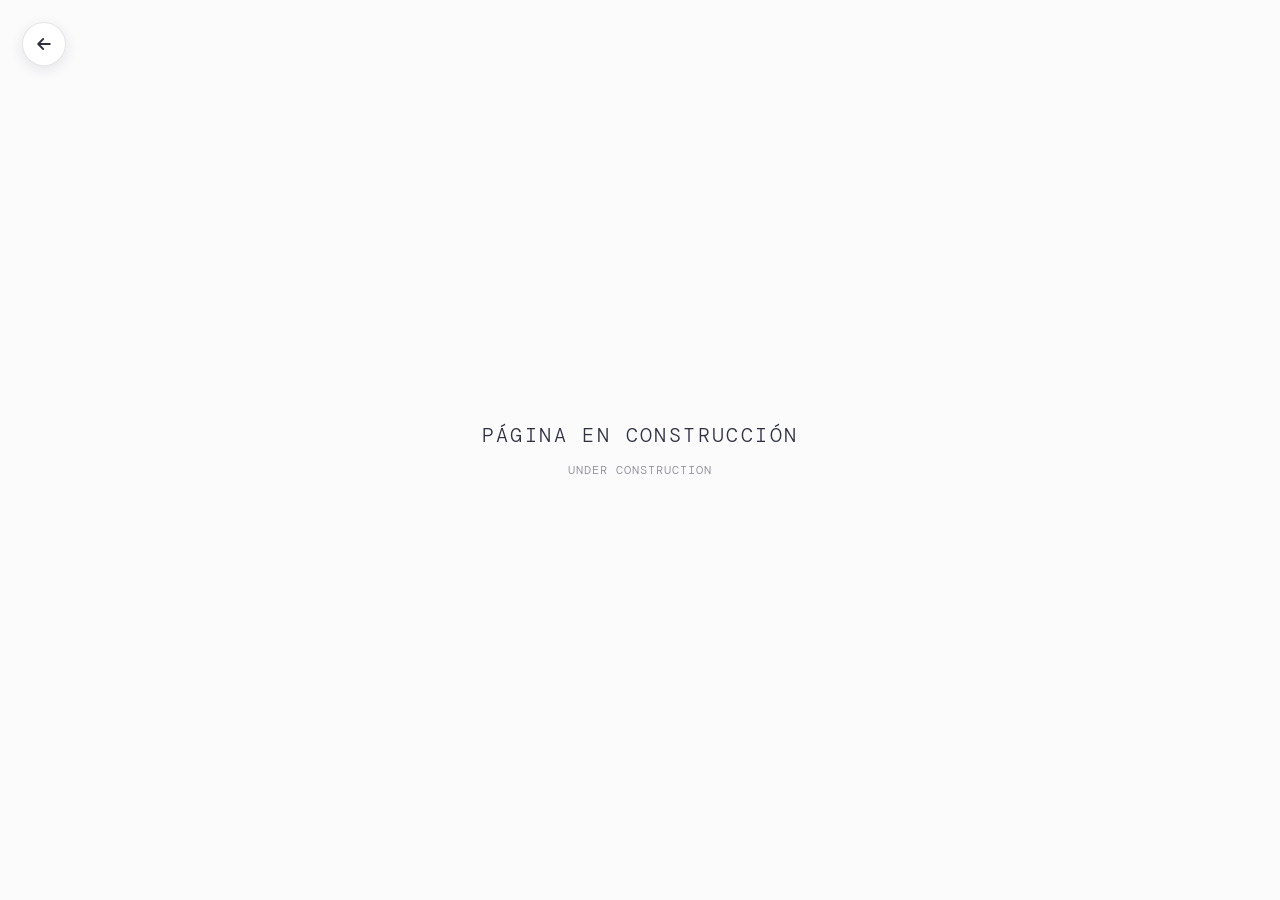
<file: projects/index.html>
<!DOCTYPE html>
<html lang="es">
<head>
<meta charset="utf-8">
<meta name="viewport" content="width=device-width, initial-scale=1">
<title>tonchimatta/projects</title>
<link rel="preconnect" href="https://fonts.googleapis.com">
<link rel="preconnect" href="https://fonts.gstatic.com" crossorigin>
<link href="https://fonts.googleapis.com/css2?family=DM+Mono:wght@300;400;500&display=swap" rel="stylesheet">
<style>
  :root { --bg:#fbfbfc; --ink:#2f3140; }
  * { box-sizing: border-box; margin: 0; }
  html, body { height: 100%; background: var(--bg); color: var(--ink);
    font-family: 'DM Mono', ui-monospace, SFMono-Regular, Menlo, monospace; font-weight: 300; }
  main { min-height: 100%; display: grid; place-content: center; text-align: center; gap: 14px; padding: 24px; }
  h1 { font-weight: 300; text-transform: uppercase; letter-spacing: .12em; font-size: clamp(15px, 1.6vw, 20px); }
  p { font-size: 12px; letter-spacing: .08em; text-transform: uppercase; opacity: .55; }
  #back { position: fixed; top: 22px; left: 22px; width: 44px; height: 44px; border-radius: 50%;
    border: 1px solid rgba(0,0,0,.1); background: #fff; color: var(--ink); cursor: pointer;
    display: grid; place-items: center; box-shadow: 0 4px 14px rgba(30,32,50,.1);
    transition: transform .15s, box-shadow .15s; }
  #back:hover { transform: translateX(-2px); box-shadow: 0 6px 18px rgba(30,32,50,.16); }
  #back svg { width: 20px; height: 20px; }
  .framed #back { display: none; }  /* inside the desktop's Firefox: its own back/close buttons do the job */
</style>
</head>
<body>
  <button id="back" aria-label="Back to portfolio" title="Back">
    <svg viewBox="0 0 24 24" fill="none" stroke="currentColor" stroke-width="2.2" stroke-linecap="round" stroke-linejoin="round"><path d="M19 12H5M11 6l-6 6 6 6"/></svg>
  </button>
  <main>
    <h1>Página en construcción</h1>
    <p>Under construction</p>
  </main>
  <script>
    if (window.self !== window.top) document.documentElement.classList.add('framed');
    // Opened on its own (not inside the desktop's Firefox)? This page opens in a new tab. The arrow closes it, which drops you back
    // on the tab you came from. If it was opened directly, go to the desktop instead.
    document.getElementById('back').addEventListener('click', function () {
      if (window.opener && !window.opener.closed) {
        try { window.opener.focus(); } catch (e) {}
        window.close();
        setTimeout(function () { location.href = '../#desktop'; }, 250);
      } else {
        location.href = '../#desktop';
      }
    });
  </script>
</body>
</html>
</file>
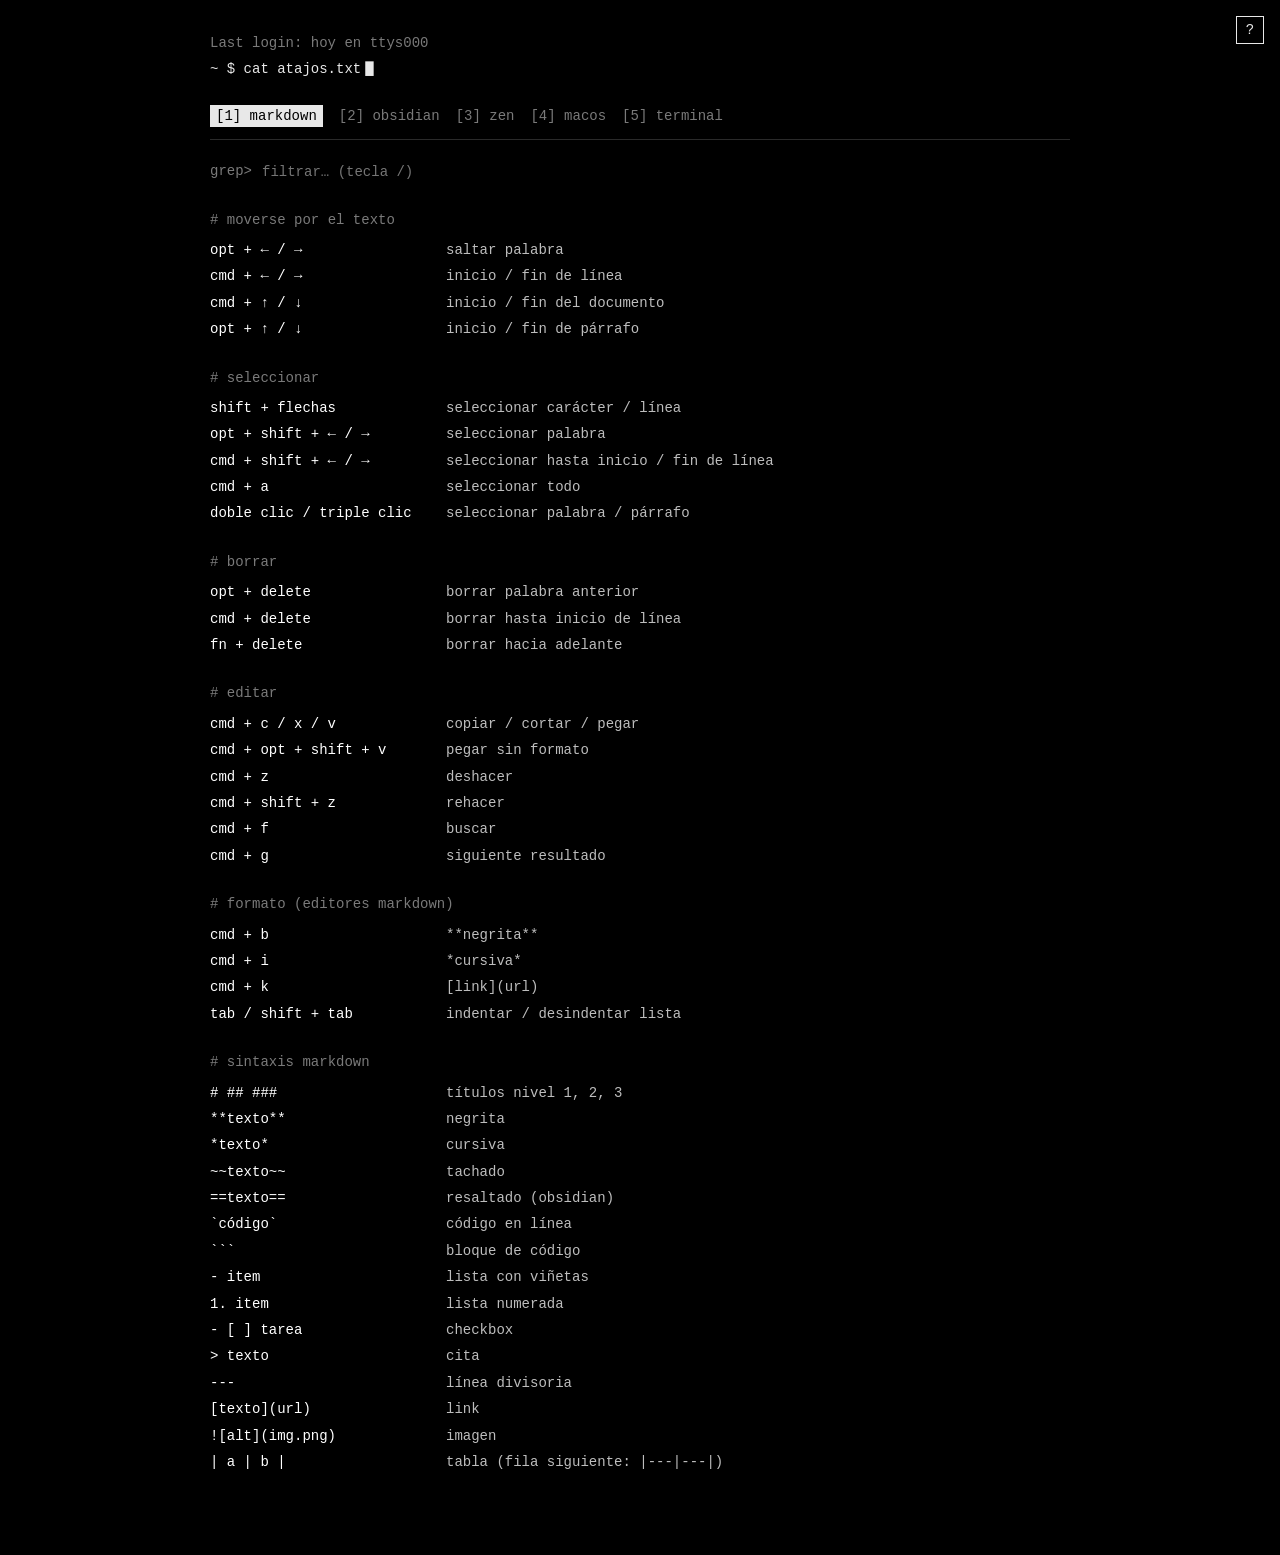
<file: shortcuts/index.html>
<!doctype html>
<html lang="es">
<head>
<meta charset="utf-8">
<meta name="viewport" content="width=device-width, initial-scale=1">
<title>atajos — mac</title>
<style>
  :root { --bg:#000; --fg:#e8e8e8; --dim:#7a7a7a; --line:#2a2a2a; }
  * { box-sizing:border-box; }
  html,body { margin:0; background:var(--bg); color:var(--fg); }
  body {
    font: 14px/1.6 "SF Mono", ui-monospace, Menlo, Monaco, monospace;
    padding: 32px 16px 80px;
  }
  .wrap { max-width: 860px; margin: 0 auto; }
  .top { color:var(--dim); margin-bottom: 4px; }
  h1 { font-size:14px; font-weight:normal; margin:0 0 24px; }
  h1::after { content:"█"; animation: blink 1s steps(1) infinite; margin-left:4px; }
  @keyframes blink { 50% { opacity:0; } }
  nav { display:flex; flex-wrap:wrap; gap:4px 16px; border-bottom:1px solid var(--line); padding-bottom:12px; margin-bottom:20px; }
  nav button {
    font:inherit; color:var(--dim); background:none; border:0; padding:0; cursor:pointer;
  }
  nav button:hover { color:var(--fg); }
  nav button[aria-selected="true"] { color:var(--bg); background:var(--fg); padding:0 6px; }
  .prompt { display:flex; gap:8px; margin-bottom:20px; color:var(--dim); }
  .prompt input {
    flex:1; font:inherit; color:var(--fg); background:none; border:0; outline:0; caret-color:var(--fg);
  }
  section { display:none; }
  section.on { display:block; }
  h2 { font-size:14px; font-weight:normal; color:var(--dim); margin:24px 0 6px; }
  h2::before { content:"# "; }
  ul { list-style:none; margin:0; padding:0; }
  li { display:grid; grid-template-columns: 220px 1fr; gap:16px; padding:2px 0; }
  li:hover { background:#111; }
  kbd { font:inherit; color:#fff; white-space:nowrap; }
  li span { color:#bdbdbd; }
  .note { color:var(--dim); margin-top:24px; }
  .hidden { display:none; }
  .help-btn {
    position:fixed; top:16px; right:16px; width:28px; height:28px;
    font:inherit; color:var(--fg); background:var(--bg); border:1px solid var(--fg); cursor:pointer;
  }
  .help-btn:hover { background:var(--fg); color:var(--bg); }
  dialog {
    font:inherit; color:var(--fg); background:var(--bg); border:1px solid var(--fg);
    padding:20px 24px; max-width:min(420px, calc(100vw - 32px));
  }
  dialog::backdrop { background:rgba(0,0,0,.7); }
  dialog p { margin:0 0 12px; color:var(--dim); }
  dialog ul li { grid-template-columns: 70px 1fr; }
  dialog .close { margin-top:16px; font:inherit; color:var(--dim); background:none; border:0; padding:0; cursor:pointer; }
  dialog .close:hover { color:var(--fg); }
  @media (max-width:600px) { li { grid-template-columns: 1fr; gap:0; padding:4px 0; } }
</style>
</head>
<body>
<button class="help-btn" id="help" aria-label="cómo usar">?</button>
<dialog id="helpbox">
  <p>$ man atajos</p>
  <ul>
    <li><kbd>1 – 5</kbd><span>cambiar de pestaña</span></li>
    <li><kbd>/</kbd><span>abrir el filtro de búsqueda</span></li>
    <li><kbd>esc</kbd><span>limpiar el filtro</span></li>
    <li><kbd>?</kbd><span>abrir / cerrar esta ayuda</span></li>
  </ul>
  <p style="margin-top:12px">la página recuerda la última pestaña que abriste.</p>
  <button class="close" id="helpclose">[ cerrar ]</button>
</dialog>
<div class="wrap">
  <div class="top">Last login: hoy en ttys000</div>
  <h1>~ $ cat atajos.txt</h1>

  <nav role="tablist">
    <button data-t="md">[1] markdown</button>
    <button data-t="obs">[2] obsidian</button>
    <button data-t="zen">[3] zen</button>
    <button data-t="mac">[4] macos</button>
    <button data-t="term">[5] terminal</button>
  </nav>

  <div class="prompt"><span>grep&gt;</span><input id="q" placeholder="filtrar… (tecla /)" autocomplete="off"></div>

  <!-- 1. MARKDOWN -->
  <section id="md">
    <h2>moverse por el texto</h2>
    <ul>
      <li><kbd>opt + ← / →</kbd><span>saltar palabra</span></li>
      <li><kbd>cmd + ← / →</kbd><span>inicio / fin de línea</span></li>
      <li><kbd>cmd + ↑ / ↓</kbd><span>inicio / fin del documento</span></li>
      <li><kbd>opt + ↑ / ↓</kbd><span>inicio / fin de párrafo</span></li>
    </ul>
    <h2>seleccionar</h2>
    <ul>
      <li><kbd>shift + flechas</kbd><span>seleccionar carácter / línea</span></li>
      <li><kbd>opt + shift + ← / →</kbd><span>seleccionar palabra</span></li>
      <li><kbd>cmd + shift + ← / →</kbd><span>seleccionar hasta inicio / fin de línea</span></li>
      <li><kbd>cmd + a</kbd><span>seleccionar todo</span></li>
      <li><kbd>doble clic / triple clic</kbd><span>seleccionar palabra / párrafo</span></li>
    </ul>
    <h2>borrar</h2>
    <ul>
      <li><kbd>opt + delete</kbd><span>borrar palabra anterior</span></li>
      <li><kbd>cmd + delete</kbd><span>borrar hasta inicio de línea</span></li>
      <li><kbd>fn + delete</kbd><span>borrar hacia adelante</span></li>
    </ul>
    <h2>editar</h2>
    <ul>
      <li><kbd>cmd + c / x / v</kbd><span>copiar / cortar / pegar</span></li>
      <li><kbd>cmd + opt + shift + v</kbd><span>pegar sin formato</span></li>
      <li><kbd>cmd + z</kbd><span>deshacer</span></li>
      <li><kbd>cmd + shift + z</kbd><span>rehacer</span></li>
      <li><kbd>cmd + f</kbd><span>buscar</span></li>
      <li><kbd>cmd + g</kbd><span>siguiente resultado</span></li>
    </ul>
    <h2>formato (editores markdown)</h2>
    <ul>
      <li><kbd>cmd + b</kbd><span>**negrita**</span></li>
      <li><kbd>cmd + i</kbd><span>*cursiva*</span></li>
      <li><kbd>cmd + k</kbd><span>[link](url)</span></li>
      <li><kbd>tab / shift + tab</kbd><span>indentar / desindentar lista</span></li>
    </ul>
    <h2>sintaxis markdown</h2>
    <ul>
      <li><kbd># ## ###</kbd><span>títulos nivel 1, 2, 3</span></li>
      <li><kbd>**texto**</kbd><span>negrita</span></li>
      <li><kbd>*texto*</kbd><span>cursiva</span></li>
      <li><kbd>~~texto~~</kbd><span>tachado</span></li>
      <li><kbd>==texto==</kbd><span>resaltado (obsidian)</span></li>
      <li><kbd>`código`</kbd><span>código en línea</span></li>
      <li><kbd>```</kbd><span>bloque de código</span></li>
      <li><kbd>- item</kbd><span>lista con viñetas</span></li>
      <li><kbd>1. item</kbd><span>lista numerada</span></li>
      <li><kbd>- [ ] tarea</kbd><span>checkbox</span></li>
      <li><kbd>&gt; texto</kbd><span>cita</span></li>
      <li><kbd>---</kbd><span>línea divisoria</span></li>
      <li><kbd>[texto](url)</kbd><span>link</span></li>
      <li><kbd>![alt](img.png)</kbd><span>imagen</span></li>
      <li><kbd>| a | b |</kbd><span>tabla (fila siguiente: |---|---|)</span></li>
    </ul>
  </section>

  <!-- 2. OBSIDIAN -->
  <section id="obs">
    <h2>navegar</h2>
    <ul>
      <li><kbd>cmd + o</kbd><span>abrir nota rápida (quick switcher)</span></li>
      <li><kbd>cmd + p</kbd><span>paleta de comandos</span></li>
      <li><kbd>cmd + shift + f</kbd><span>buscar en todo el vault</span></li>
      <li><kbd>cmd + f</kbd><span>buscar en la nota</span></li>
      <li><kbd>cmd + opt + ← / →</kbd><span>atrás / adelante</span></li>
      <li><kbd>cmd + g</kbd><span>vista de grafo</span></li>
      <li><kbd>cmd + ,</kbd><span>ajustes</span></li>
    </ul>
    <h2>notas y pestañas</h2>
    <ul>
      <li><kbd>cmd + n</kbd><span>nueva nota</span></li>
      <li><kbd>cmd + t</kbd><span>nueva pestaña</span></li>
      <li><kbd>cmd + w</kbd><span>cerrar pestaña</span></li>
      <li><kbd>cmd + shift + t</kbd><span>reabrir pestaña cerrada</span></li>
      <li><kbd>cmd + e</kbd><span>alternar edición / lectura</span></li>
      <li><kbd>cmd + clic</kbd><span>abrir link en pestaña nueva</span></li>
      <li><kbd>cmd + enter</kbd><span>seguir link bajo el cursor</span></li>
    </ul>
    <h2>editar</h2>
    <ul>
      <li><kbd>[[</kbd><span>insertar link interno a otra nota</span></li>
      <li><kbd>![[nota]]</kbd><span>incrustar nota / imagen</span></li>
      <li><kbd>#tag</kbd><span>etiqueta</span></li>
      <li><kbd>cmd + l</kbd><span>crear / marcar checkbox</span></li>
      <li><kbd>cmd + b / i</kbd><span>negrita / cursiva</span></li>
      <li><kbd>cmd + k</kbd><span>insertar link markdown</span></li>
      <li><kbd>cmd + / </kbd><span>comentar (%% oculto %%)</span></li>
      <li><kbd>cmd + ] / [</kbd><span>indentar / desindentar</span></li>
      <li><kbd>cmd + z / shift + z</kbd><span>deshacer / rehacer</span></li>
    </ul>
    <p class="note">-- cualquier atajo se cambia en Ajustes &gt; Teclas de acceso rápido</p>
  </section>

  <!-- 3. ZEN -->
  <section id="zen">
    <h2>pestañas</h2>
    <ul>
      <li><kbd>cmd + t</kbd><span>nueva pestaña</span></li>
      <li><kbd>cmd + w</kbd><span>cerrar pestaña</span></li>
      <li><kbd>cmd + shift + t</kbd><span>reabrir pestaña cerrada</span></li>
      <li><kbd>cmd + 1 … 8</kbd><span>ir a pestaña N</span></li>
      <li><kbd>cmd + 9</kbd><span>ir a la última pestaña</span></li>
      <li><kbd>ctrl + tab</kbd><span>siguiente pestaña</span></li>
      <li><kbd>ctrl + shift + tab</kbd><span>pestaña anterior</span></li>
      <li><kbd>cmd + n</kbd><span>nueva ventana</span></li>
      <li><kbd>cmd + shift + p</kbd><span>ventana privada</span></li>
    </ul>
    <h2>navegar</h2>
    <ul>
      <li><kbd>cmd + l</kbd><span>ir a la barra de direcciones</span></li>
      <li><kbd>cmd + shift + c</kbd><span>copiar URL actual (zen)</span></li>
      <li><kbd>cmd + [ / ]</kbd><span>atrás / adelante</span></li>
      <li><kbd>cmd + r</kbd><span>recargar</span></li>
      <li><kbd>cmd + shift + r</kbd><span>recargar sin caché</span></li>
      <li><kbd>cmd + f</kbd><span>buscar en la página</span></li>
      <li><kbd>cmd + d</kbd><span>guardar marcador</span></li>
      <li><kbd>cmd + y</kbd><span>historial</span></li>
      <li><kbd>cmd + + / - / 0</kbd><span>zoom más / menos / normal</span></li>
      <li><kbd>space / shift + space</kbd><span>bajar / subir una pantalla</span></li>
    </ul>
    <h2>propio de zen</h2>
    <ul>
      <li><kbd>opt + clic</kbd><span>glance: previsualizar link sin abrirlo</span></li>
      <li><kbd>ctrl + opt + c</kbd><span>modo compacto (ocultar barra lateral)</span></li>
      <li><kbd>ctrl + opt + v</kbd><span>split view vertical</span></li>
      <li><kbd>ctrl + opt + h</kbd><span>split view horizontal</span></li>
      <li><kbd>ctrl + opt + g</kbd><span>split view en grilla</span></li>
      <li><kbd>ctrl + opt + u</kbd><span>quitar split view</span></li>
    </ul>
    <h2>dev</h2>
    <ul>
      <li><kbd>cmd + opt + i</kbd><span>herramientas de desarrollo</span></li>
      <li><kbd>cmd + u</kbd><span>ver código fuente</span></li>
    </ul>
    <p class="note">-- los atajos de zen se revisan y cambian en Ajustes &gt; Keyboard Shortcuts</p>
  </section>

  <!-- 4. MACOS -->
  <section id="mac">
    <h2>básico</h2>
    <ul>
      <li><kbd>cmd + c / x / v</kbd><span>copiar / cortar / pegar</span></li>
      <li><kbd>cmd + z / shift + z</kbd><span>deshacer / rehacer</span></li>
      <li><kbd>cmd + a</kbd><span>seleccionar todo</span></li>
      <li><kbd>cmd + s</kbd><span>guardar</span></li>
      <li><kbd>cmd + ,</kbd><span>ajustes de la app actual</span></li>
      <li><kbd>cmd + space</kbd><span>spotlight</span></li>
      <li><kbd>ctrl + cmd + space</kbd><span>emojis y símbolos</span></li>
    </ul>
    <h2>apps y ventanas</h2>
    <ul>
      <li><kbd>cmd + tab</kbd><span>cambiar de app</span></li>
      <li><kbd>cmd + `</kbd><span>cambiar entre ventanas de la misma app</span></li>
      <li><kbd>cmd + w</kbd><span>cerrar ventana / pestaña</span></li>
      <li><kbd>cmd + q</kbd><span>cerrar app</span></li>
      <li><kbd>cmd + h</kbd><span>ocultar app</span></li>
      <li><kbd>cmd + opt + h</kbd><span>ocultar todas las demás</span></li>
      <li><kbd>cmd + m</kbd><span>minimizar</span></li>
      <li><kbd>ctrl + cmd + f</kbd><span>pantalla completa</span></li>
      <li><kbd>cmd + opt + esc</kbd><span>forzar cierre</span></li>
      <li><kbd>ctrl + ↑</kbd><span>mission control</span></li>
      <li><kbd>ctrl + ← / →</kbd><span>cambiar de escritorio</span></li>
      <li><kbd>cmd + opt + d</kbd><span>mostrar / ocultar dock</span></li>
      <li><kbd>ctrl + cmd + q</kbd><span>bloquear pantalla</span></li>
    </ul>
    <h2>capturas</h2>
    <ul>
      <li><kbd>cmd + shift + 3</kbd><span>pantalla completa</span></li>
      <li><kbd>cmd + shift + 4</kbd><span>seleccionar área</span></li>
      <li><kbd>cmd + shift + 4, space</kbd><span>capturar una ventana</span></li>
      <li><kbd>cmd + shift + 5</kbd><span>menú de captura y grabación</span></li>
      <li><kbd>+ ctrl</kbd><span>(a cualquiera) copiar al portapapeles en vez de guardar</span></li>
    </ul>
    <h2>finder</h2>
    <ul>
      <li><kbd>space</kbd><span>vista rápida</span></li>
      <li><kbd>enter</kbd><span>renombrar</span></li>
      <li><kbd>cmd + o / cmd + ↓</kbd><span>abrir</span></li>
      <li><kbd>cmd + ↑</kbd><span>carpeta superior</span></li>
      <li><kbd>cmd + shift + n</kbd><span>nueva carpeta</span></li>
      <li><kbd>cmd + delete</kbd><span>mover a la papelera</span></li>
      <li><kbd>cmd + opt + v</kbd><span>mover (después de cmd + c)</span></li>
      <li><kbd>cmd + d</kbd><span>duplicar</span></li>
      <li><kbd>cmd + i</kbd><span>obtener información</span></li>
      <li><kbd>cmd + shift + g</kbd><span>ir a carpeta (escribir ruta)</span></li>
      <li><kbd>cmd + shift + .</kbd><span>mostrar archivos ocultos</span></li>
      <li><kbd>cmd + 1 / 2 / 3 / 4</kbd><span>vista íconos / lista / columnas / galería</span></li>
    </ul>
  </section>

  <!-- 5. TERMINAL -->
  <section id="term">
    <h2>moverse en la línea</h2>
    <ul>
      <li><kbd>ctrl + a</kbd><span>inicio de línea</span></li>
      <li><kbd>ctrl + e</kbd><span>fin de línea</span></li>
      <li><kbd>opt + ← / →</kbd><span>saltar palabra</span></li>
      <li><kbd>opt + clic</kbd><span>mover el cursor a donde haces clic</span></li>
    </ul>
    <h2>borrar</h2>
    <ul>
      <li><kbd>ctrl + u</kbd><span>borrar hasta el inicio</span></li>
      <li><kbd>ctrl + k</kbd><span>borrar hasta el final</span></li>
      <li><kbd>ctrl + w</kbd><span>borrar palabra anterior</span></li>
      <li><kbd>ctrl + y</kbd><span>pegar lo último borrado</span></li>
    </ul>
    <h2>control</h2>
    <ul>
      <li><kbd>ctrl + c</kbd><span>cancelar comando en curso</span></li>
      <li><kbd>ctrl + d</kbd><span>salir / cerrar sesión</span></li>
      <li><kbd>ctrl + z</kbd><span>pausar proceso (fg para volver)</span></li>
      <li><kbd>ctrl + l</kbd><span>limpiar pantalla</span></li>
      <li><kbd>cmd + k</kbd><span>limpiar pantalla y scroll</span></li>
    </ul>
    <h2>historial y autocompletar</h2>
    <ul>
      <li><kbd>tab</kbd><span>autocompletar</span></li>
      <li><kbd>↑ / ↓</kbd><span>comando anterior / siguiente</span></li>
      <li><kbd>ctrl + r</kbd><span>buscar en el historial</span></li>
      <li><kbd>!!</kbd><span>repetir último comando (sudo !!)</span></li>
      <li><kbd>cd -</kbd><span>volver a la carpeta anterior</span></li>
    </ul>
    <h2>ventanas</h2>
    <ul>
      <li><kbd>cmd + t</kbd><span>nueva pestaña</span></li>
      <li><kbd>cmd + n</kbd><span>nueva ventana</span></li>
      <li><kbd>cmd + w</kbd><span>cerrar pestaña</span></li>
      <li><kbd>cmd + shift + [ / ]</kbd><span>pestaña anterior / siguiente</span></li>
      <li><kbd>cmd + + / -</kbd><span>tamaño de letra</span></li>
    </ul>
    <p class="note">-- en Terminal.app, opt + ← / → requiere "Usar Opción como tecla Meta" en Ajustes &gt; Perfiles &gt; Teclado</p>
  </section>
</div>

<script>
  const tabs = [...document.querySelectorAll('nav button')];
  const q = document.getElementById('q');
  function show(id) {
    tabs.forEach(b => b.setAttribute('aria-selected', b.dataset.t === id));
    document.querySelectorAll('section').forEach(s => s.classList.toggle('on', s.id === id));
    try { localStorage.setItem('tab', id); } catch (e) {}
    filter();
  }
  function filter() {
    const v = q.value.toLowerCase().trim();
    const sec = document.querySelector('section.on');
    sec.querySelectorAll('li').forEach(li => li.classList.toggle('hidden', v && !li.textContent.toLowerCase().includes(v)));
    sec.querySelectorAll('h2').forEach(h => {
      const ul = h.nextElementSibling;
      h.classList.toggle('hidden', !!v && !ul.querySelector('li:not(.hidden)'));
    });
  }
  tabs.forEach(b => b.onclick = () => show(b.dataset.t));
  q.oninput = filter;
  const box = document.getElementById('helpbox');
  document.getElementById('help').onclick = () => box.showModal();
  document.getElementById('helpclose').onclick = () => box.close();
  box.addEventListener('click', e => {
    const r = box.getBoundingClientRect();
    if (e.clientX < r.left || e.clientX > r.right || e.clientY < r.top || e.clientY > r.bottom) box.close();
  });
  document.addEventListener('keydown', e => {
    if (e.key === '?' && document.activeElement !== q) { e.preventDefault(); box.open ? box.close() : box.showModal(); return; }
    if (box.open) return;
    if (document.activeElement === q) { if (e.key === 'Escape') { q.value=''; filter(); q.blur(); } return; }
    if (e.key === '/') { e.preventDefault(); q.focus(); }
    const n = parseInt(e.key, 10);
    if (n >= 1 && n <= tabs.length) show(tabs[n-1].dataset.t);
  });
  let start = 'md';
  try { start = localStorage.getItem('tab') || 'md'; } catch (e) {}
  show(start);
</script>
</body>
</html>
</file>
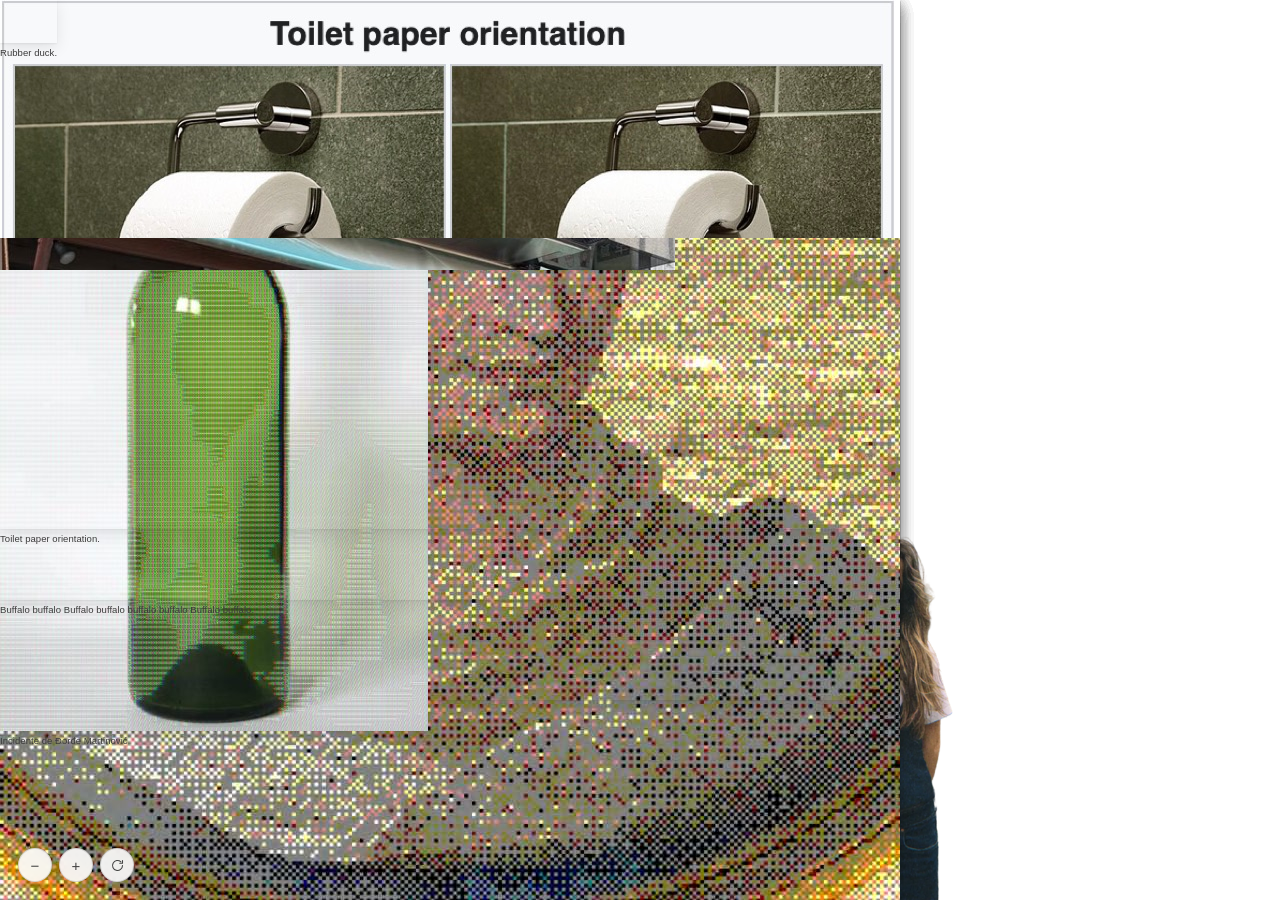
<file: spring/index.html>
<!doctype html>
<html lang="es">
<head>
<meta charset="utf-8">
<title>Redirigiendo…</title>
<meta http-equiv="refresh" content="0; url=/wikipedia/">
<link rel="canonical" href="https://tonchimatta.com/wikipedia/">
</head>
<body><a href="/wikipedia/">/wikipedia</a></body>
</html>
</file>
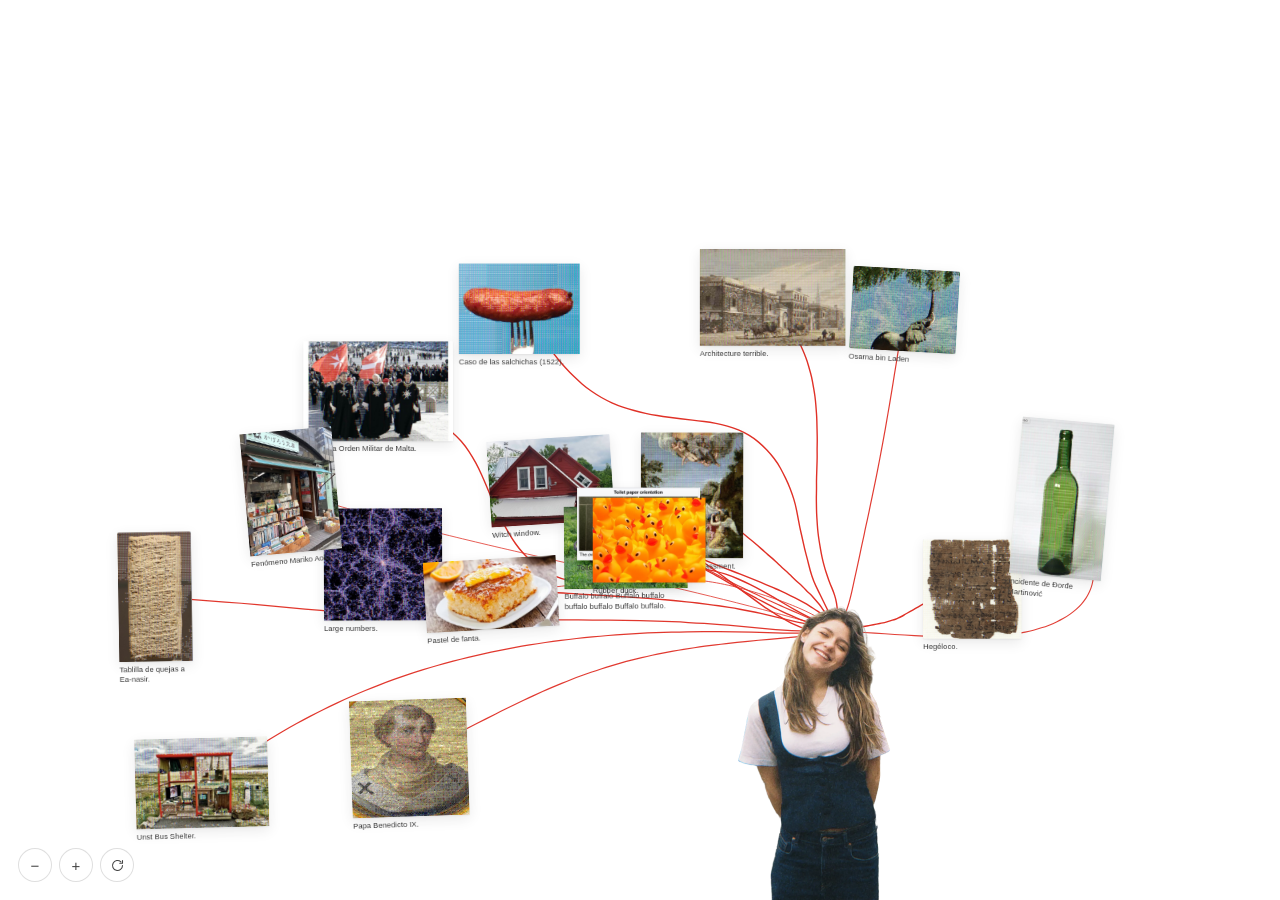
<file: wikipedia/index.html>
<!DOCTYPE html>
<html lang="es">
<head>
<meta charset="utf-8">
<meta name="viewport" content="width=device-width, initial-scale=1, viewport-fit=cover, user-scalable=no">
<title>Tonchi</title>
<style>
  :root {
    --thread: #e03127;
    --ink: #1f1f1f;
    --paper: #ffffff;
  }
  * { box-sizing: border-box; }
  html, body {
    margin: 0;
    height: 100%;
    background: var(--paper);
    color: var(--ink);
    font-family: "Helvetica Neue", Helvetica, Arial, sans-serif;
    overflow: hidden;
    overscroll-behavior: none;
  }
  #stage { position: fixed; inset: 0; width: 100%; height: 100%; }
  #threads {
    position: absolute; inset: 0;
    width: 100%; height: 100%;
    pointer-events: none;
    z-index: 1;
  }
  /* Everything that is part of the picture lives in here, so one scale
     zooms the whole scene. The threads are drawn on the canvas at full
     device resolution instead, which keeps them crisp when zoomed. */
  #world {
    position: absolute; inset: 0;
    /* Zoom pivots on the bottom edge, so the girl never lifts off the
       floor of the page however far you pull back. */
    transform-origin: 50% 100%;
    will-change: transform;
    z-index: 2;
  }
  #girlLink {
    position: absolute;
    z-index: 2;
    right: 23vw;
    bottom: 0;
    display: block;
    line-height: 0;
    cursor: pointer;
  }
  #girl {
    user-select: none;
    -webkit-user-drag: none;
    height: min(42vh, 405px);
    width: auto;
    display: block;
    transition: filter .2s ease;
  }
  #girlLink:hover #girl { filter: brightness(1.04); }
  #girlLink:focus-visible #girl { outline: 2px solid var(--thread); outline-offset: 4px; }
  .card {
    position: absolute;
    left: 0; top: 0;
    margin: 0;
    z-index: 3;
    cursor: grab;
    touch-action: none;
    user-select: none;
    -webkit-user-select: none;
    will-change: transform;
  }
  .card.dragging { cursor: grabbing; }
  .card a { display: block; color: inherit; text-decoration: none; outline: none; }
  .card a:focus-visible img { outline: 2px solid var(--thread); outline-offset: 3px; }
  .card img {
    display: block;
    width: 100%;
    height: auto;
    -webkit-user-drag: none;
    pointer-events: none;
    box-shadow: 0 1px 2px rgba(0,0,0,.07), 0 5px 16px rgba(0,0,0,.09);
    transition: box-shadow .3s ease;
  }
  .card.dragging img { box-shadow: 0 2px 5px rgba(0,0,0,.10), 0 18px 36px rgba(0,0,0,.20); }
  .card figcaption {
    margin: .4em 0 0;
    font-size: clamp(9.5px, .72vw, 12px);
    line-height: 1.32;
    letter-spacing: .005em;
    color: #3a3a3a;
  }

  #controls {
    position: fixed;
    left: 18px; bottom: 18px;
    z-index: 10;
    display: flex;
    gap: 7px;
  }
  #controls button {
    width: 34px; height: 34px;
    display: grid; place-items: center;
    padding: 0;
    border: 1px solid rgba(0,0,0,.13);
    border-radius: 50%;
    background: rgba(255,255,255,.9);
    color: #444;
    font: 500 15px/1 "Helvetica Neue", Helvetica, Arial, sans-serif;
    cursor: pointer;
    -webkit-backdrop-filter: blur(6px);
    backdrop-filter: blur(6px);
    transition: background .18s ease, color .18s ease, border-color .18s ease;
  }
  #controls button:hover:not(:disabled) { background: #fff; color: var(--thread); border-color: rgba(224,49,39,.4); }
  #controls button:disabled { opacity: .32; cursor: default; }
  #controls button:focus-visible { outline: 2px solid var(--thread); outline-offset: 2px; }
  #controls svg { width: 15px; height: 15px; fill: none; stroke: currentColor; stroke-width: 1.7; stroke-linecap: round; stroke-linejoin: round; }

  @media (max-width: 860px) {
    #girlLink { right: 50%; transform: translateX(50%); }
    #girl { height: 34vh; }
    .card figcaption { font-size: 9.5px; line-height: 1.28; }
    #controls { left: 12px; bottom: 12px; }
  }
</style>
</head>
<body>
<div id="stage">
  <canvas id="threads"></canvas>
  <div id="world">
    <a id="girlLink" href="https://es.wikipedia.org/wiki/Trinidad_Matta" target="_blank" rel="noopener noreferrer">
      <img id="girl" src="girl.png" alt="Trinidad Matta" draggable="false">
    </a>
  </div>
</div>

<div id="controls">
  <button id="zoomOut" type="button" aria-label="Alejar" title="Alejar">&minus;</button>
  <button id="zoomIn" type="button" aria-label="Acercar" title="Acercar">+</button>
  <button id="reset" type="button" aria-label="Volver a ordenar" title="Volver a ordenar">
    <svg viewBox="0 0 24 24" aria-hidden="true"><path d="M20 12a8 8 0 1 1-2.6-5.9"/><path d="M20 4v4.4h-4.4"/></svg>
  </button>
</div>

<script>
(() => {
  // ---------------------------------------------------------------- data
  // ar = image aspect ratio (w/h). w = card width as a fraction of the
  // viewport width. strand = which traced line the picture hangs off, which
  // is also what puts it where it sits.
  const ITEMS = [
    { text: 'Soberana Orden Militar de Malta.', href: 'https://es.wikipedia.org/wiki/Orden_de_Malta',
      src: 'img/2001.jpg', ar: 900/600,
      strand: 2, wide: { w: 0.146 }, narrow: { w: 0.280, x: 0.180, row: 0 } },

    { text: 'Caso de las salchichas (1522).', href: 'https://es.wikipedia.org/wiki/Caso_de_las_salchichas',
      src: 'img/2003.jpg', ar: 900/675,
      strand: 4, wide: { w: 0.118 }, narrow: { w: 0.260, x: 0.500, row: 0 } },

    { text: 'Architecture terrible.', href: 'https://en.wikipedia.org/wiki/Architecture_terrible',
      src: 'img/2006.jpg', ar: 900/600,
      strand: 5, wide: { w: 0.142 }, narrow: { w: 0.280, x: 0.820, row: 0 } },

    { text: 'Hegéloco.', href: 'https://es.wikipedia.org/wiki/Heg%C3%A9loco',
      src: 'img/2011.jpg', ar: 890/900,
      strand: 8, wide: { w: 0.096 }, narrow: { w: 0.240, x: 0.165, row: 1 } },

    { text: 'Large numbers.', href: 'https://en.wikipedia.org/wiki/Large_numbers',
      src: 'img/2015.jpg', ar: 900/854,
      strand: 1, wide: { w: 0.116 }, narrow: { w: 0.250, x: 0.500, row: 1 } },

    { text: 'Criterion of embarrassment.', href: 'https://en.wikipedia.org/wiki/Criterion_of_embarrassment',
      src: 'img/2020.jpg', ar: 733/900,
      strand: 3, wide: { w: 0.100 }, narrow: { w: 0.220, x: 0.430, row: 2 } },

    { text: 'Tablilla de quejas a Ea-nasir.', href: 'https://es.wikipedia.org/wiki/Tablilla_de_Ea-nasir',
      src: 'img/2024.jpg', ar: 511/900,
      strand: 0, wide: { w: 0.072 }, narrow: { w: 0.160, x: 0.115, row: 2 } },

    { text: 'Unst Bus Shelter.', href: 'https://en.wikipedia.org/wiki/Unst_Bus_Shelter',
      src: 'img/2026.jpg', ar: 900/607,
      strand: 9, wide: { w: 0.130 }, narrow: { w: 0.230, x: 0.300, row: 3 } },

    { text: 'Papa Benedicto IX.', href: 'https://es.wikipedia.org/wiki/Benedicto_IX',
      src: 'img/2028.jpg', ar: 1,
      strand: 10, wide: { w: 0.114 }, narrow: { w: 0.240, x: 0.785, row: 2 } },

    { text: 'Osama bin Laden', href: 'https://es.wikipedia.org/wiki/Osama_bin_Laden_(elefante)',
      src: 'img/2030.jpg', ar: 900/700,
      strand: 6, wide: { w: 0.104 }, narrow: { w: 0.260, x: 0.835, row: 1 } },

    { text: 'Incidente de Đorđe Martinović', href: 'https://es.wikipedia.org/wiki/Incidente_de_Đorđe_Martinović',
      src: 'img/2032.jpg', ar: 428/731,
      strand: 7, wide: { w: 0.090 }, narrow: { w: 0.190, x: 0.700, row: 3 } },

    { text: 'Fenómeno Mariko Aoki.', href: 'https://es.wikipedia.org/wiki/Fen%C3%B3meno_Mariko_Aoki',
      src: 'img/2034.jpg', ar: 675/900,
      strand: 11, wide: { w: 0.090 }, narrow: { w: 0.200, x: 0.165, row: 4 } },

    { text: 'Witch window.', href: 'https://es.wikipedia.org/wiki/Witch_window',
      src: 'img/2036.jpg', ar: 900/626,
      strand: 12, wide: { w: 0.120 }, narrow: { w: 0.240, x: 0.500, row: 4 } },

    { text: 'Pastel de fanta.', href: 'https://es.wikipedia.org/wiki/Pastel_de_fanta',
      src: 'img/2038.jpg', ar: 900/479,
      strand: 13, wide: { w: 0.130 }, narrow: { w: 0.260, x: 0.835, row: 4 } },

    { text: 'Buffalo buffalo Buffalo buffalo buffalo buffalo Buffalo buffalo.', href: 'https://en.wikipedia.org/wiki/Buffalo_buffalo_Buffalo_buffalo_buffalo_buffalo_Buffalo_buffalo',
      src: 'img/2040.jpg', ar: 900/600,
      strand: 14, wide: { w: 0.120 }, narrow: { w: 0.250, x: 0.165, row: 5 } },

    { text: 'Toilet paper orientation.', href: 'https://en.wikipedia.org/wiki/Toilet_paper_orientation',
      src: 'img/2042.jpg', ar: 900/529,
      strand: 15, wide: { w: 0.120 }, narrow: { w: 0.250, x: 0.500, row: 5 } },

    { text: 'Rubber duck.', href: 'https://en.wikipedia.org/wiki/Rubber_duck',
      src: 'img/2044.jpg', ar: 900/675,
      strand: 16, wide: { w: 0.110 }, narrow: { w: 0.240, x: 0.835, row: 5 } },
  ];

  // Where the threads are knotted, as a fraction of girl.png: a point a
  // little behind her head, so every thread comes out from behind her hair.
  const HEAD = { x: 232 / 385, y: 0.11 };

  const reduceMotion = matchMedia('(prefers-reduced-motion: reduce)').matches;
  const THREAD = getComputedStyle(document.documentElement).getPropertyValue('--thread').trim() || '#e03127';

  // ---------------------------------------------------------------- dom
  const stage = document.getElementById('stage');
  const world = document.getElementById('world');
  const canvas = document.getElementById('threads');
  const ctx = canvas.getContext('2d');
  const girl = document.getElementById('girl');
  const controls = document.getElementById('controls');

  let W = 0, H = 0, DPR = 1, narrow = false;
  let head = { x: 0, y: 0 };
  let girlBox = { x0: 0, x1: 0, y0: 0, y1: 0 };   // where she stands, world px
  let topZ = 10;

  // ---------------------------------------------------------------- zoom
  // Card and thread coordinates are world coordinates: the layout as it
  // would sit at zoom 1. Zoom scales the scene about the bottom edge of
  // the screen, so the girl stays planted on the floor of the page and
  // pulling back opens room above and beside her.
  const MIN_ZOOM = 0.45, MAX_ZOOM = 1;
  // The page opens pulled back a little so the pictures have room between
  // them. Narrow screens stack their cards and open at full size.
  const homeZoom = () => (innerWidth <= 860 ? 1 : 0.8);
  let zoom = homeZoom();

  const toWorldX = sx => (sx - W / 2) / zoom + W / 2;
  const toWorldY = sy => (sy - H) / zoom + H;

  function applyZoom() {
    world.style.transform = 'scale(' + zoom + ')';
    document.getElementById('zoomOut').disabled = zoom <= MIN_ZOOM + 1e-4;
    document.getElementById('zoomIn').disabled = zoom >= MAX_ZOOM - 1e-4;
  }

  function setZoom(z) {
    const next = Math.min(MAX_ZOOM, Math.max(MIN_ZOOM, z));
    if (Math.abs(next - zoom) < 1e-4) return;
    zoom = next;
    applyZoom();
    // pulling back gives more room, pushing in takes it away
    for (const c of cards) {
      if (c.dragging || c.settleAt) continue;
      const b = bounds(c);
      c.tx = Math.min(Math.max(c.tx, b.minX), b.maxX);
      c.ty = Math.min(Math.max(c.ty, b.minY), b.maxY);
      c.homeX = c.tx; c.homeY = c.ty;
    }
  }

  const cards = ITEMS.map((item, i) => {
    const fig = document.createElement('figure');
    fig.className = 'card';
    fig.innerHTML =
      '<a href="' + item.href + '" target="_blank" rel="noopener noreferrer" draggable="false">' +
        '<img src="' + item.src + '" alt="' + item.text + '" draggable="false" ' +
             'style="aspect-ratio:' + item.ar + '">' +
        '<figcaption>' + item.text + '</figcaption>' +
      '</a>';
    world.appendChild(fig);
    return {
      item, i, el: fig, link: fig.querySelector('a'),
      x: 0, y: 0, vx: 0, vy: 0,      // centre and velocity, world px
      tx: 0, ty: 0,                   // spring target
      homeX: 0, homeY: 0,             // where the layout puts it
      rot: 0, sc: 1, w: 0, h: 0, ox: 0, oy: 0,
      phase: (i * 2.399) % (Math.PI * 2),
      dragging: false, pointerId: null,
      grabDX: 0, grabDY: 0,
      downX: 0, downY: 0, downT: 0, moved: false,
      fx: null, fy: null,             // position the visitor chose
      settleAt: 0,                    // when it is let go of the middle
      rope: null,
    };
  });

  // ------------------------------------------------------------- threads
  //
  // The threads are not invented. Each one is a strand traced out of the
  // "lines" vector in the Figma file: the artwork was skeletonised, the
  // eleven strands that meet at the knot were followed from their outer tip
  // inward, and each was smoothed into a single clean curve that leaves the
  // knot and arrives straight at its picture. STRANDS holds them as
  // polylines in the drawing's own units, measured from the knot, so the
  // picture the file describes is what the page draws before anything is
  // touched.
  const STRANDS = [
    [0,0,-39,5,-77,12,-116,15,-154,7,-191,-7,-228,-20,-265,-32,-303,-41,-342,-49,-380,-55,-419,-59,-458,-61,-498,-61,-537,-60,-576,-58,-615,-56,-654,-52,-693,-49,-732,-46,-771,-42,-810,-40,-849,-38,-888,-37,-927,-37,-966,-38,-1005,-39,-1044,-41,-1084,-45,-1122,-49,-1161,-54,-1200,-61,-1238,-68,-1276,-77,-1315,-85,-1353,-94,-1391,-102,-1430,-109,-1468,-114,-1507,-118,-1546,-122,-1585,-126,-1624,-130,-1663,-135],
    [0,0,-25,-9,-51,-17,-76,-26,-102,-34,-127,-44,-151,-55,-176,-66,-201,-76,-227,-84,-252,-92,-279,-98,-305,-104,-331,-108,-358,-112,-385,-115,-411,-118,-438,-120,-465,-121,-492,-122,-519,-123,-546,-124,-572,-124,-599,-125,-626,-125,-653,-126,-680,-126,-707,-127,-734,-129,-761,-130,-787,-133,-814,-136,-841,-139,-867,-143,-894,-148,-920,-154,-946,-161,-972,-169,-997,-178,-1022,-188,-1047,-197,-1072,-206,-1098,-216,-1123,-225],
    [0,0,-33,-24,-66,-46,-98,-71,-126,-99,-153,-128,-181,-158,-209,-186,-239,-213,-271,-238,-306,-258,-343,-271,-383,-274,-423,-268,-461,-256,-498,-241,-535,-224,-572,-207,-609,-192,-648,-183,-688,-183,-726,-194,-762,-213,-792,-239,-817,-271,-837,-305,-854,-342,-868,-380,-880,-418,-892,-456,-903,-495,-914,-534,-925,-572,-937,-610,-951,-648,-967,-685,-986,-720,-1009,-753,-1037,-782,-1068,-808,-1097,-836,-1126,-863,-1155,-891,-1184,-918],
    [0,0,-7,-13,-13,-26,-20,-40,-26,-53,-33,-66,-40,-80,-46,-93,-53,-106,-60,-119,-67,-132,-75,-144,-82,-157,-90,-170,-98,-182,-106,-195,-114,-208,-122,-220,-130,-232,-138,-244,-147,-257,-155,-269,-164,-281,-173,-293,-181,-304,-190,-316,-199,-328,-208,-340,-218,-351,-227,-363,-236,-374,-246,-386,-255,-397,-265,-408,-275,-419,-285,-430,-294,-441,-304,-452,-315,-463,-325,-474,-335,-485,-345,-495,-355,-506,-365,-517],
    [0,0,-11,-36,-22,-72,-32,-108,-42,-144,-52,-181,-60,-217,-67,-254,-74,-291,-80,-328,-86,-365,-91,-402,-96,-440,-102,-477,-109,-514,-117,-550,-126,-587,-138,-622,-153,-657,-171,-690,-194,-719,-223,-744,-256,-762,-291,-774,-328,-782,-365,-788,-402,-794,-439,-800,-476,-808,-512,-819,-547,-833,-580,-850,-610,-872,-637,-898,-661,-927,-682,-959,-700,-991,-717,-1025,-732,-1060,-746,-1094,-762,-1128,-776,-1163,-792,-1197,-806,-1232],
    [0,0,-1,-30,-1,-60,-1,-90,-3,-120,-8,-149,-15,-178,-21,-208,-26,-237,-30,-267,-33,-297,-35,-326,-37,-356,-38,-386,-38,-416,-38,-446,-37,-476,-36,-506,-34,-536,-33,-566,-31,-596,-29,-626,-27,-656,-26,-686,-24,-716,-23,-745,-22,-775,-21,-805,-21,-835,-21,-865,-22,-895,-24,-925,-26,-955,-30,-985,-34,-1014,-40,-1044,-47,-1073,-55,-1102,-65,-1130,-75,-1158,-85,-1186,-95,-1214,-105,-1243,-115,-1271],
    [0,0,6,-28,13,-56,20,-84,25,-113,26,-141,25,-170,23,-199,22,-228,21,-256,20,-285,19,-314,18,-343,18,-372,17,-400,17,-429,18,-458,18,-487,18,-516,19,-545,20,-573,22,-602,23,-631,25,-660,27,-688,29,-717,32,-746,35,-775,38,-803,41,-832,45,-860,49,-889,53,-918,58,-946,62,-974,67,-1003,73,-1031,78,-1059,84,-1088,91,-1116,97,-1144,103,-1172,109,-1200,115,-1228],
    [0,0,26,5,51,10,77,16,103,21,129,24,155,26,181,27,207,27,233,26,260,24,286,20,311,16,337,10,362,3,387,-4,412,-14,436,-24,459,-35,482,-48,504,-62,525,-78,545,-95,564,-113,582,-133,598,-153,612,-176,624,-198,634,-223,643,-247,649,-273,653,-299,655,-325,655,-351,652,-377,648,-403,642,-428,634,-453,624,-478,614,-502,604,-526,594,-550,584,-575,574,-599],
    [0,0,7,-3,14,-6,21,-9,28,-12,35,-15,42,-17,49,-20,56,-22,63,-25,70,-28,77,-31,84,-34,91,-37,97,-40,104,-44,110,-48,117,-52,123,-56,128,-61,134,-66,139,-72,144,-77,150,-83,155,-88,160,-93,166,-99,171,-104,176,-109,182,-114,188,-119,194,-124,200,-128,206,-132,212,-137,219,-140,225,-144,232,-147,239,-150,246,-152,253,-155,260,-158,267,-160,274,-163],
    [0,0,-42,15,-83,32,-126,41,-170,35,-213,27,-257,21,-301,16,-345,13,-390,11,-434,11,-478,13,-522,16,-567,21,-610,27,-654,35,-697,44,-740,55,-783,67,-825,81,-867,96,-908,113,-948,132,-988,151,-1027,172,-1065,195,-1102,219,-1139,244,-1174,271,-1208,299,-1241,329,-1273,360,-1304,392,-1333,425,-1361,459,-1388,495,-1413,531,-1436,569,-1458,608,-1478,647,-1500,686,-1521,724,-1542,763,-1564,802],
    [0,0,-28,8,-55,18,-82,27,-110,34,-139,36,-167,32,-196,29,-225,27,-254,25,-282,24,-311,24,-340,25,-369,26,-398,30,-426,34,-454,39,-482,46,-510,54,-537,63,-564,74,-590,87,-615,101,-640,116,-664,132,-687,149,-710,167,-732,185,-754,204,-775,223,-797,242,-818,262,-839,282,-861,301,-882,320,-904,339,-926,357,-949,375,-972,392,-995,409,-1019,426,-1042,443,-1065,460,-1089,477],
    [0,0,-25,-27,-51,-52,-78,-76,-106,-98,-135,-119,-165,-138,-196,-156,-227,-173,-260,-188,-293,-203,-327,-216,-362,-229,-397,-240,-433,-251,-469,-261,-505,-271,-542,-280,-580,-288,-617,-296,-655,-304,-693,-311,-731,-318,-768,-325,-806,-333,-844,-340,-882,-347,-919,-354,-957,-362,-994,-370,-1030,-378,-1067,-387,-1102,-397,-1138,-407,-1172,-418,-1206,-429,-1240,-442,-1272,-455,-1304,-470,-1335,-485,-1365,-502,-1395,-520,-1423,-539,-1450,-560],
    [0,0,-23,-6,-45,-13,-67,-22,-88,-31,-109,-41,-130,-52,-150,-64,-170,-77,-189,-91,-209,-105,-227,-120,-246,-135,-264,-152,-283,-168,-301,-185,-318,-203,-336,-220,-353,-238,-371,-257,-388,-275,-405,-294,-422,-313,-439,-331,-456,-350,-473,-369,-490,-388,-507,-406,-524,-424,-541,-442,-558,-460,-576,-477,-593,-494,-611,-511,-628,-527,-646,-542,-665,-557,-683,-571,-702,-585,-721,-598,-740,-610,-760,-621,-780,-631,-800,-640],
    [0,0,-30,-10,-60,-19,-91,-25,-121,-31,-152,-35,-183,-37,-214,-38,-246,-38,-277,-37,-309,-35,-340,-31,-372,-27,-404,-22,-436,-16,-468,-10,-501,-3,-533,5,-565,13,-598,22,-630,31,-662,40,-695,49,-727,59,-759,68,-791,77,-824,87,-856,96,-888,104,-920,113,-951,121,-983,128,-1015,135,-1046,141,-1077,147,-1109,151,-1140,155,-1170,158,-1201,160,-1231,160,-1261,160,-1291,158,-1321,155,-1350,150],
    [0,0,-14,4,-28,8,-42,12,-57,14,-71,16,-86,18,-101,19,-116,20,-131,20,-146,20,-161,19,-177,18,-192,17,-208,15,-223,13,-239,11,-255,9,-270,6,-286,4,-302,1,-318,-2,-333,-5,-349,-8,-365,-11,-381,-14,-396,-16,-412,-19,-428,-22,-443,-25,-459,-27,-474,-29,-489,-31,-505,-33,-520,-34,-535,-35,-550,-36,-564,-37,-579,-37,-594,-36,-608,-35,-622,-34,-636,-32,-650,-30],
    [0,0,-27,-34,-56,-67,-86,-98,-118,-128,-150,-157,-185,-184,-220,-209,-256,-234,-294,-257,-332,-280,-372,-301,-412,-322,-453,-341,-494,-360,-537,-379,-579,-396,-623,-413,-666,-430,-710,-446,-754,-462,-799,-478,-843,-493,-888,-508,-933,-524,-977,-539,-1021,-554,-1065,-570,-1109,-586,-1152,-602,-1195,-618,-1238,-635,-1280,-653,-1321,-671,-1361,-689,-1401,-709,-1439,-729,-1477,-750,-1514,-772,-1550,-796,-1584,-820,-1617,-845,-1649,-872,-1680,-900],
    [0,0,0,-24,2,-49,4,-73,8,-96,13,-120,19,-143,26,-166,34,-189,43,-212,52,-235,63,-257,74,-279,86,-301,98,-323,111,-345,124,-367,138,-389,152,-410,167,-432,181,-453,196,-474,211,-496,226,-517,241,-538,256,-560,271,-581,286,-602,300,-623,314,-644,328,-666,342,-687,355,-708,367,-730,379,-751,390,-773,401,-795,410,-817,419,-838,428,-860,435,-883,441,-905,446,-927,450,-950],
  ];
  const SEG = STRANDS[0].length / 2 - 1;

  // A thread is a chain of short links simulated as a rope in a room with
  // no gravity: it keeps its length, carries no weight, and only moves
  // because its ends move or because it was already moving. Carry a
  // picture off and the links nearest it follow first, the rest catching
  // up along the chain; push it toward the knot and the slack bows out.
  // The thread's one memory is the drawn strand: a faint pull back toward
  // that curve, so a thread left alone settles into the drawing again.
  const GLIDE = 0.93;     // velocity kept per step: the thickness of the air
  const ITERS = 10;       // passes over the links per step
  const BEND = 0.08;      // how firmly a link resists being kinked
  const MEMORY = 1.6;     // pull toward the drawn curve (1/s)
  const REEL = 4.5;       // how fast thread is paid out or taken in (1/s)
  const FIXED = 1 / 120;  // physics runs on a fixed step, whatever the frame rate

  function makeRope() {
    const pts = [];
    for (let k = 0; k <= SEG; k++) pts.push({ x: 0, y: 0, px: 0, py: 0, rx: 0, ry: 0 });
    return { pts, len: 0, rest: 0, want: 0 };
  }

  // The drawn strand, carried to wherever its picture is: one similarity
  // turns and scales the drawing by exactly the amount that puts the drawn
  // tip on the picture, so the curve remembered is the curve as drawn.
  function setRest(rope, c, a, hx, hy) {
    const m = c.mapped, n = SEG + 1, pts = rope.pts;
    const ux = m[2 * SEG], uy = m[2 * SEG + 1];
    const vx = a.x - hx, vy = a.y - hy;
    const d = ux * ux + uy * uy || 1;
    const sr = (vx * ux + vy * uy) / d;
    const si = (vy * ux - vx * uy) / d;
    let L = 0;
    for (let k = 0; k < n; k++) {
      const px = m[2 * k], py = m[2 * k + 1];
      const x = hx + sr * px - si * py;
      const y = hy + si * px + sr * py;
      if (k) L += Math.hypot(x - pts[k - 1].rx, y - pts[k - 1].ry);
      pts[k].rx = x; pts[k].ry = y;
    }
    rope.want = L;
  }

  function snapRope(rope) {
    for (const p of rope.pts) { p.x = p.px = p.rx; p.y = p.py = p.ry; }
    rope.rest = rope.len = rope.want;
  }

  function stepRope(rope, dt) {
    const pts = rope.pts, n = pts.length;
    rope.rest += (rope.want - rope.rest) * (1 - Math.exp(-REEL * dt));
    const mem = 1 - Math.exp(-MEMORY * dt);

    for (let k = 1; k < n - 1; k++) {
      const p = pts[k];
      const vx = (p.x - p.px) * GLIDE;
      const vy = (p.y - p.py) * GLIDE;
      p.px = p.x; p.py = p.y;
      p.x += vx + (p.rx - p.x) * mem;
      p.y += vy + (p.ry - p.y) * mem;
    }
    // the ends are tied: the knot behind her head, and the picture
    const e0 = pts[0], e1 = pts[n - 1];
    e0.x = e0.px = e0.rx; e0.y = e0.py = e0.ry;
    e1.x = e1.px = e1.rx; e1.y = e1.py = e1.ry;

    const link = rope.rest / (n - 1);
    for (let it = 0; it < ITERS; it++) {
      // every link keeps its length; a thread pulled past its length is
      // simply a straight one
      for (let k = 0; k < n - 1; k++) {
        const a = pts[k], b = pts[k + 1];
        const dx = b.x - a.x, dy = b.y - a.y;
        const d = Math.hypot(dx, dy) || 1e-6;
        const f = (d - link) / d;
        if (k === 0) { b.x -= dx * f; b.y -= dy * f; }
        else if (k + 1 === n - 1) { a.x += dx * f; a.y += dy * f; }
        else {
          a.x += dx * f * 0.5; a.y += dy * f * 0.5;
          b.x -= dx * f * 0.5; b.y -= dy * f * 0.5;
        }
      }
      // and resists being kinked, with the drawn bend as its natural one
      for (let k = 1; k < n - 1; k++) {
        const a = pts[k - 1], p = pts[k], b = pts[k + 1];
        const mx = (a.x + b.x - a.rx - b.rx) / 2 + p.rx;
        const my = (a.y + b.y - a.ry - b.ry) / 2 + p.ry;
        p.x += (mx - p.x) * BEND;
        p.y += (my - p.y) * BEND;
      }
    }

    let L = 0;
    for (let k = 0; k < n - 1; k++) L += Math.hypot(pts[k + 1].x - pts[k].x, pts[k + 1].y - pts[k].y);
    rope.len = L;
  }

  function drawRope(rope) {
    const p = rope.pts, n = p.length;
    // A thread thins a touch as it is drawn out, the way a filament does.
    const stretch = Math.min(Math.max(rope.len / (rope.rest || 1), 1), 1.7);

    ctx.beginPath();
    ctx.moveTo(p[0].x, p[0].y);
    for (let k = 1; k < n - 1; k++) {
      ctx.quadraticCurveTo(p[k].x, p[k].y, (p[k].x + p[k + 1].x) / 2, (p[k].y + p[k + 1].y) / 2);
    }
    ctx.lineTo(p[n - 1].x, p[n - 1].y);
    // Compensate part of the zoom so a pulled-back thread stays readable.
    ctx.lineWidth = 1.55 / (stretch * Math.pow(zoom, 0.55));
    ctx.lineCap = 'round';
    ctx.lineJoin = 'round';
    ctx.strokeStyle = THREAD;
    ctx.globalAlpha = 1 - (stretch - 1) * 0.25;
    ctx.stroke();
    ctx.globalAlpha = 1;
  }

  // Where the thread ends: the middle of the picture, under the card, so
  // it runs straight in from whichever side it arrives and is cut off by
  // the picture's edge, never bent around it.
  function anchorOf(c, ox, oy) {
    const ry = (c.w / c.item.ar - c.h) / 2 * c.sc;    // picture centre, above the caption
    const r = c.rot * Math.PI / 180;
    return { x: c.x + ox - ry * Math.sin(r), y: c.y + oy + ry * Math.cos(r) };
  }


  // --------------------------------------------------------------- layout
  // snap places the cards outright; without it they keep their current
  // position and glide to the new one, so a resize never cuts an entrance
  // short or teleports a picture out from under the pointer.
  function layout(snap) {
    W = innerWidth; H = innerHeight;
    DPR = Math.min(devicePixelRatio || 1, 2);
    canvas.width = Math.round(W * DPR);
    canvas.height = Math.round(H * DPR);
    narrow = W <= 860;

    const gr = girl.getBoundingClientRect();
    // girl.png sits inside the scaled world, so undo the scale to read
    // the knot back in world coordinates.
    head = {
      x: toWorldX(gr.left + gr.width * HEAD.x),
      y: toWorldY(gr.top + gr.height * HEAD.y),
    };

    girlBox = {
      x0: toWorldX(gr.left) - 8, x1: toWorldX(gr.right) + 8,
      y0: toWorldY(gr.top) - 8, y1: toWorldY(gr.bottom),
    };

    if (narrow) packNarrow(toWorldY(gr.top)); else placeWide();

    for (const c of cards) {
      if (!c.rope) c.rope = makeRope();
      const b = bounds(c);
      c.homeX = Math.min(Math.max(c.homeX, b.minX), b.maxX);
      c.homeY = Math.min(Math.max(c.homeY, b.minY), b.maxY);
      if (c.settleAt || c.dragging) continue;   // an entrance or a drag owns the target
      c.tx = c.homeX; c.ty = c.homeY;
      if (!snap) continue;
      c.x = c.tx; c.y = c.ty;
      c.vx = c.vy = 0;
      setRest(c.rope, c, anchorOf(c, 0, 0), head.x, head.y);
      snapRope(c.rope);
    }
  }

  // How far a card may travel: the visible world, which grows as you pull
  // back, so zooming out really does give more room to move things.
  function bounds(c) {
    const halfW = W / (2 * zoom);
    const mx = c.w / 2 + 6, my = c.h / 2 + 6;
    const left = W / 2 - halfW, right = W / 2 + halfW;
    const top = H - H / zoom, bottom = H;
    return {
      minX: left + mx, maxX: Math.max(left + mx, right - mx),
      minY: top + my, maxY: Math.max(top + my, bottom - my),
    };
  }

  function measure() {
    for (const c of cards) {
      const r = c.el.getBoundingClientRect();
      c.w = r.width / zoom; c.h = r.height / zoom;
    }
  }

  // Give each card the strand it hangs off, scaled into the page. The
  // similarity in setRest divides the scale out again, so only the shape
  // of what is stored here matters, never its size.
  function mapStrand(c, sx, sy) {
    const s = STRANDS[c.item.strand];
    const m = new Float64Array(s.length);
    for (let k = 0; k < s.length; k += 2) { m[k] = s[k] * sx; m[k + 1] = s[k + 1] * sy; }
    c.mapped = m;
  }

  function placeWide() {
    for (const c of cards) {
      c.el.style.width = Math.round(Math.min(Math.max(c.item.wide.w * W, 88), 250)) + 'px';
    }
    measure();

    // The drawing is pinned at the knot and grown until the first picture
    // would be pushed off an edge. Across and down are fitted separately,
    // since a page is rarely the shape the drawing was made on.
    const PAD = 10;
    // the visible world, which is bigger than the window when zoomed out
    const vl = W / 2 - W / (2 * zoom), vr = W / 2 + W / (2 * zoom), vt = H - H / zoom;
    let sx = Infinity, sy = Infinity;
    for (const c of cards) {
      const s = STRANDS[c.item.strand];
      const tx = s[s.length - 2], ty = s[s.length - 1];
      const hw = c.w / 2 + PAD, hh = c.h / 2 + PAD;
      if (tx < 0) sx = Math.min(sx, (head.x - vl - hw) / -tx);
      else if (tx > 0) sx = Math.min(sx, (vr - head.x - hw) / tx);
      if (ty < 0) sy = Math.min(sy, (head.y - vt - hh) / -ty);
      else if (ty > 0) sy = Math.min(sy, (H - head.y - hh) / ty);
    }
    sx = Math.max(sx, 0.02); sy = Math.max(sy, 0.02);
    const R = 1.55;                      // how far out of proportion it may go
    if (sx > sy * R) sx = sy * R; else if (sy > sx * R) sy = sx * R;

    for (const c of cards) {
      mapStrand(c, sx, sy);
      const s = STRANDS[c.item.strand];
      c.homeX = c.fx != null ? c.fx * W : head.x + s[s.length - 2] * sx;
      c.homeY = c.fy != null ? c.fy * H : head.y + s[s.length - 1] * sy - (c.w / c.item.ar - c.h) / 2;
    }
    relax();
  }

  // The collage is laid out close-packed, which only fits on a screen of
  // roughly the shape it was drawn for. On a shorter or narrower one the
  // pictures would run into each other, so any pair that does is eased
  // apart along whichever axis needs the least movement. Nothing shifts
  // at all on a screen where the layout already fits.
  function relax() {
    const PAD = 9;
    for (let pass = 0; pass < 30; pass++) {
      let moved = 0;
      for (let i = 0; i < cards.length; i++) {
        for (let j = i + 1; j < cards.length; j++) {
          const a = cards[i], b = cards[j];
          const ox = (a.w + b.w) / 2 + PAD - Math.abs(a.homeX - b.homeX);
          const oy = (a.h + b.h) / 2 + PAD - Math.abs(a.homeY - b.homeY);
          if (ox <= 0 || oy <= 0) continue;
          if (oy < ox) {
            const s = (a.homeY < b.homeY ? -1 : 1) * oy * 0.5;
            a.homeY += s; b.homeY -= s;
          } else {
            const s = (a.homeX < b.homeX ? -1 : 1) * ox * 0.5;
            a.homeX += s; b.homeX -= s;
          }
          moved++;
        }
      }
      // the corner buttons are not part of the collage: lift anything off them
      const cr = controls.getBoundingClientRect();
      const bx0 = toWorldX(cr.left) - 10, bx1 = toWorldX(cr.right) + 10;
      const by0 = toWorldY(cr.top) - 10, by1 = toWorldY(cr.bottom) + 10;
      for (const c of cards) {
        const ox = Math.min(c.homeX + c.w / 2, bx1) - Math.max(c.homeX - c.w / 2, bx0);
        const oy = Math.min(c.homeY + c.h / 2, by1) - Math.max(c.homeY - c.h / 2, by0);
        if (ox > 0 && oy > 0) { c.homeY -= oy; moved++; }
      }
      // and nothing sits on her: a picture over the girl is slid off
      // sideways, or lifted, whichever is the shorter way out
      for (const c of cards) {
        const ox = Math.min(c.homeX + c.w / 2, girlBox.x1) - Math.max(c.homeX - c.w / 2, girlBox.x0);
        const oy = Math.min(c.homeY + c.h / 2, girlBox.y1) - Math.max(c.homeY - c.h / 2, girlBox.y0);
        if (ox <= 0 || oy <= 0) continue;
        const gx = (girlBox.x0 + girlBox.x1) / 2;
        const sideways = c.homeX < gx ? -(c.homeX + c.w / 2 - girlBox.x0) : girlBox.x1 - (c.homeX - c.w / 2);
        if (Math.abs(sideways) < oy) c.homeX += sideways; else c.homeY -= oy;
        moved++;
      }
      for (const c of cards) {
        const bd = bounds(c);
        c.homeX = Math.min(Math.max(c.homeX, bd.minX), bd.maxX);
        c.homeY = Math.min(Math.max(c.homeY, bd.minY), bd.maxY);
      }
      if (!moved) break;
    }
  }

  // On a narrow screen the cards stack above the girl in six rows. Row
  // heights are measured rather than assumed, and the whole block shrinks
  // until it fits the space above her head, so nothing ever collides.
  function packNarrow(girlTop) {
    const ROWS = 6, GAP = Math.max(8, H * 0.012);
    const top = H * 0.018;
    const avail = Math.max(120, girlTop - top - H * 0.02);
    let rowH = [];

    let scale = 1;
    for (let pass = 0; pass < 9; pass++) {
      for (const c of cards) {
        c.el.style.width =
          Math.round(Math.min(Math.max(c.item.narrow.w * W * scale, 52), W * 0.34)) + 'px';
      }
      measure();
      rowH = new Array(ROWS).fill(0);
      for (const c of cards) rowH[c.item.narrow.row] = Math.max(rowH[c.item.narrow.row], c.h);
      const total = rowH.reduce((a, b) => a + b, 0) + GAP * (ROWS - 1);
      if (total <= avail || scale < 0.45) break;
      scale *= Math.max(0.86, avail / total);
    }

    const rowY = [];
    let y = top;
    for (let r = 0; r < ROWS; r++) { rowY[r] = y + rowH[r] / 2; y += rowH[r] + GAP; }

    for (const c of cards) {
      mapStrand(c, 1, 1);
      if (c.fx != null) { c.homeX = c.fx * W; c.homeY = c.fy * H; continue; }
      c.homeX = c.item.narrow.x * W;
      c.homeY = rowY[c.item.narrow.row];
    }
  }

  // ---------------------------------------------------------------- entry
  // Everything arrives stacked in the middle and is drawn out to its place,
  // one after another, as though the threads reeled them in.
  const SETTLE_DELAY = 260, SETTLE_STAGGER = 62;

  function gatherToCentre(now) {
    for (const c of cards) {
      c.x = W / 2 + Math.cos(c.phase) * 14;
      c.y = H / 2 + Math.sin(c.phase) * 11;
      c.tx = c.x; c.ty = c.y;
      c.vx = c.vy = 0;
      c.rot = 0;
      c.sc = 0.86;
      c.settleAt = now + SETTLE_DELAY + c.i * SETTLE_STAGGER;
      setRest(c.rope, c, anchorOf(c, 0, 0), head.x, head.y);
      snapRope(c.rope);
    }
  }

  function resetAll() {
    setZoom(homeZoom());
    for (const c of cards) { c.fx = c.fy = null; c.el.style.zIndex = ''; c.settleAt = 0; }
    topZ = 10;
    layout(false);
    gatherToCentre(performance.now());
  }

  // ---------------------------------------------------------- interaction
  // A press has to travel this far before it counts as dragging rather
  // than as a click opening the article. Set wide, so a small waver of
  // the hand is read as holding still, not as the start of a drag.
  const DRAG_SLOP = 15;

  for (const c of cards) {
    const el = c.el;
    el.addEventListener('dragstart', e => e.preventDefault());

    el.addEventListener('pointerdown', e => {
      if (e.button !== undefined && e.button !== 0) return;
      if (pinch.active) return;
      c.dragging = true;
      c.pointerId = e.pointerId;
      c.grabDX = c.x - toWorldX(e.clientX);
      c.grabDY = c.y - toWorldY(e.clientY);
      c.downX = e.clientX; c.downY = e.clientY; c.downT = performance.now();
      c.moved = false;
      c.settleAt = 0;
      el.classList.add('dragging');
      el.style.zIndex = String(++topZ);
      c.link.setPointerCapture(e.pointerId);
    });

    el.addEventListener('pointermove', e => {
      if (!c.dragging || e.pointerId !== c.pointerId) return;
      if (!c.moved && Math.hypot(e.clientX - c.downX, e.clientY - c.downY) > DRAG_SLOP) c.moved = true;
      c.tx = toWorldX(e.clientX) + c.grabDX;
      c.ty = toWorldY(e.clientY) + c.grabDY;
    });

    const release = e => {
      if (!c.dragging || e.pointerId !== c.pointerId) return;
      c.dragging = false;
      c.pointerId = null;
      el.classList.remove('dragging');
      const b = bounds(c);
      c.tx = Math.min(Math.max(c.tx, b.minX), b.maxX);
      c.ty = Math.min(Math.max(c.ty, b.minY), b.maxY);
      c.homeX = c.tx; c.homeY = c.ty;
      c.fx = c.tx / W; c.fy = c.ty / H;
    };
    el.addEventListener('pointerup', release);
    el.addEventListener('pointercancel', release);

    // A press that never travelled is a click, and opens the article.
    c.link.addEventListener('click', e => {
      if (c.moved || performance.now() - c.downT > 700) e.preventDefault();
    });
  }

  document.getElementById('zoomOut').addEventListener('click', () => setZoom(zoom - 0.12));
  document.getElementById('zoomIn').addEventListener('click', () => setZoom(zoom + 0.12));
  document.getElementById('reset').addEventListener('click', resetAll);

  stage.addEventListener('wheel', e => {
    e.preventDefault();
    setZoom(zoom * (e.deltaY > 0 ? 0.94 : 1.064));
  }, { passive: false });

  // pinch to zoom
  const pinch = { active: false, ids: [], start: 0, base: 1, pts: new Map() };
  stage.addEventListener('pointerdown', e => {
    if (e.pointerType !== 'touch') return;
    pinch.pts.set(e.pointerId, { x: e.clientX, y: e.clientY });
    if (pinch.pts.size === 2) {
      const [a, b] = [...pinch.pts.values()];
      pinch.active = true;
      pinch.start = Math.hypot(a.x - b.x, a.y - b.y) || 1;
      pinch.base = zoom;
      for (const c of cards) { c.dragging = false; c.el.classList.remove('dragging'); }
    }
  }, true);
  stage.addEventListener('pointermove', e => {
    if (!pinch.pts.has(e.pointerId)) return;
    pinch.pts.set(e.pointerId, { x: e.clientX, y: e.clientY });
    if (!pinch.active || pinch.pts.size < 2) return;
    const [a, b] = [...pinch.pts.values()];
    setZoom(pinch.base * (Math.hypot(a.x - b.x, a.y - b.y) / pinch.start));
  }, true);
  const endPinch = e => {
    pinch.pts.delete(e.pointerId);
    if (pinch.pts.size < 2) pinch.active = false;
  };
  stage.addEventListener('pointerup', endPinch, true);
  stage.addEventListener('pointercancel', endPinch, true);

  addEventListener('keydown', e => {
    if (e.metaKey || e.ctrlKey || e.altKey) return;
    if (e.key === '-' || e.key === '_') { setZoom(zoom - 0.12); e.preventDefault(); }
    else if (e.key === '+' || e.key === '=') { setZoom(zoom + 0.12); e.preventDefault(); }
    else if (e.key === '0' || e.key.toLowerCase() === 'r') { resetAll(); e.preventDefault(); }
  });

  // ----------------------------------------------------------- simulation
  // A slack spring: the picture trails the hand instead of snapping to it.
  const STIFF = 155, DAMP = 20;
  let last = performance.now(), acc = 0, t = 0;

  // Cards and ropes advance together on a fixed step, so a rope behaves
  // the same on a 60Hz screen as on a 144Hz one.
  function simulate(dt, now) {
    t += dt;
    for (const c of cards) {
      if (c.settleAt && now >= c.settleAt) { c.tx = c.homeX; c.ty = c.homeY; c.settleAt = 0; }

      const ax = (c.tx - c.x) * STIFF - c.vx * DAMP;
      const ay = (c.ty - c.y) * STIFF - c.vy * DAMP;
      c.vx += ax * dt; c.vy += ay * dt;
      c.x += c.vx * dt; c.y += c.vy * dt;
      c.sc += (1 - c.sc) * Math.min(1, dt * 7);

      const lean = Math.max(-6, Math.min(6, c.vx * 0.008));
      c.rot += (lean - c.rot) * Math.min(1, dt * 8);

      // A breath, small enough that nothing reads as jitter.
      c.ox = reduceMotion ? 0 : Math.cos(t * 0.31 + c.phase) * 0.9;
      c.oy = reduceMotion ? 0 : Math.sin(t * 0.44 + c.phase) * 1.3;

      setRest(c.rope, c, anchorOf(c, c.ox, c.oy), head.x, head.y);
      stepRope(c.rope, dt);
    }
  }

  function frame(now) {
    const dt = Math.min((now - last) / 1000, 0.2);
    last = now;
    acc = Math.min(acc + dt, 0.25);
    let steps = 0;
    while (acc >= FIXED && steps < 12) { acc -= FIXED; steps++; simulate(FIXED, now); }

    ctx.setTransform(1, 0, 0, 1, 0, 0);
    ctx.clearRect(0, 0, canvas.width, canvas.height);
    ctx.setTransform(DPR * zoom, 0, 0, DPR * zoom,
                     DPR * (W / 2) * (1 - zoom), DPR * H * (1 - zoom));

    for (const c of cards) {
      c.el.style.transform =
        'translate(' + (c.x + c.ox - c.w / 2).toFixed(2) + 'px,' +
                       (c.y + c.oy - c.h / 2).toFixed(2) + 'px) rotate(' +
                       c.rot.toFixed(2) + 'deg) scale(' + c.sc.toFixed(3) + ')';
      drawRope(c.rope);
    }

    requestAnimationFrame(frame);
  }

  // ----------------------------------------------------------------- boot
  let resizeTimer = null;
  addEventListener('resize', () => {
    clearTimeout(resizeTimer);
    resizeTimer = setTimeout(() => layout(false), 120);
  });

  const imgs = [girl, ...cards.map(c => c.el.querySelector('img'))];
  Promise.all(imgs.map(im => im.complete ? null : new Promise(r => { im.onload = r; im.onerror = r; })))
    .then(() => {
      applyZoom();
      layout(true);
      gatherToCentre(performance.now());
      requestAnimationFrame(now => { last = now; acc = 0; frame(now); });
    });
})();
</script>
</body>
</html>
</file>
<file: css/style.css>
:root {
  --bg: #fbfbfc;
  --ink: #2f3140;
  --mono: 'JetBrains Mono', ui-monospace, SFMono-Regular, Menlo, Consolas, monospace;
  --sys: -apple-system, BlinkMacSystemFont, 'SF Pro Text', 'SF Pro', system-ui, 'Helvetica Neue', Arial, sans-serif;
  --mb: 30px;
  --accent: #0a74ff;
}
* { box-sizing: border-box; margin: 0; padding: 0; }
html, body { height: 100%; overflow: hidden; background: var(--bg); color: var(--ink); overscroll-behavior: none; }
body { font-family: var(--mono); -webkit-font-smoothing: antialiased; }
button { font: inherit; color: inherit; background: none; border: 0; cursor: pointer; }
img, svg { display: block; -webkit-user-drag: none; }

/* ====================================================== HOME */
#home {
  position: fixed; inset: 0; z-index: 1;
  padding: clamp(24px, 4.2vw, 64px);
  display: flex; flex-direction: column; justify-content: space-between; gap: 24px;
}
#stampSlot { width: clamp(150px, 17vw, 250px); aspect-ratio: 4 / 5; flex: none; }
#homeText {
  max-width: min(980px, 100%);
  font-size: clamp(14px, 1.72vw, 25px); font-weight: 400;
  line-height: 1.85; letter-spacing: -.012em; will-change: opacity, transform;
}
#homeText p + p { margin-top: 1.6em; }
#homeText a { color: inherit; text-decoration: underline; text-underline-offset: .18em; text-decoration-thickness: 1px; }
#homeText a:hover { opacity: .65; }
#hint {
  position: fixed; right: clamp(24px, 4vw, 64px); bottom: clamp(20px, 3.4vw, 48px);
  font-size: 13px; letter-spacing: .04em; opacity: .7; padding: 8px 4px;
  animation: bob 2.2s ease-in-out infinite;
}
@keyframes bob { 50% { transform: translateY(5px); } }
body.on-desktop #hint { display: none; }

/* ====================================================== THE STAMP / CARD */
#cardWrap {
  position: fixed; z-index: 50; pointer-events: none;
  filter: drop-shadow(0 16px 20px rgba(32, 34, 52, .2)) drop-shadow(0 2px 3px rgba(32, 34, 52, .16));
  will-change: transform, left, top, width, height;
}
#cardWrap.flat { filter: none; }
#card { position: absolute; inset: 0; background: #fff; overflow: hidden; }
#card.perf {
  --pr: 6px; --ps: 18px;
  -webkit-mask:
    radial-gradient(circle at 50% 0, #0000 var(--pr), #000 calc(var(--pr) + .6px)) 0 0 / var(--ps) 100% round no-repeat,
    radial-gradient(circle at 50% 100%, #0000 var(--pr), #000 calc(var(--pr) + .6px)) 0 0 / var(--ps) 100% round no-repeat,
    radial-gradient(circle at 0 50%, #0000 var(--pr), #000 calc(var(--pr) + .6px)) 0 0 / 100% var(--ps) no-repeat round,
    radial-gradient(circle at 100% 50%, #0000 var(--pr), #000 calc(var(--pr) + .6px)) 0 0 / 100% var(--ps) no-repeat round;
  -webkit-mask-composite: source-in;
  mask:
    radial-gradient(circle at 50% 0, #0000 var(--pr), #000 calc(var(--pr) + .6px)) 0 0 / var(--ps) 100% round no-repeat,
    radial-gradient(circle at 50% 100%, #0000 var(--pr), #000 calc(var(--pr) + .6px)) 0 0 / var(--ps) 100% round no-repeat,
    radial-gradient(circle at 0 50%, #0000 var(--pr), #000 calc(var(--pr) + .6px)) 0 0 / 100% var(--ps) no-repeat round,
    radial-gradient(circle at 100% 50%, #0000 var(--pr), #000 calc(var(--pr) + .6px)) 0 0 / 100% var(--ps) no-repeat round;
  mask-composite: intersect;
}
#front, #back { position: absolute; inset: var(--pad, 14px); overflow: hidden; }
#front img { width: 100%; height: 100%; object-fit: cover; object-position: 50% 35%; }
#back { background: var(--bg); }

/* ====================================================== DESKTOP */
#desktop {
  position: absolute; left: 0; top: 0; transform-origin: 0 0; overflow: hidden;
  background: var(--bg); color: #1d1d1f; font-family: var(--sys); font-size: 13px;
  -webkit-user-select: none; user-select: none;
}

/* menu bar */
#menubar {
  position: absolute; top: 0; left: 0; right: 0; height: var(--mb); z-index: 9500;
  display: flex; justify-content: space-between; align-items: center; padding: 0 10px;
  background: rgba(251, 251, 252, .55); -webkit-backdrop-filter: blur(24px) saturate(1.8); backdrop-filter: blur(24px) saturate(1.8);
  font-size: 13.5px; font-weight: 500;
}
.mb-left, .mb-right { display: flex; align-items: center; gap: 2px; }
.mb-item { padding: 3px 9px; border-radius: 6px; line-height: 1.2; display: inline-flex; align-items: center; }
.mb-left .mb-item:hover, .mb-apple.open { background: rgba(0, 0, 0, .08); }
.mb-app { font-weight: 700; }
.mb-dim { font-weight: 400; }
.mb-apple { padding: 3px 11px; }
.mb-right { gap: 0; }
.mb-right .mb-clock { padding: 3px 9px 3px 4px; }
.mb-glyph { display: inline-flex; align-items: center; height: 24px; }
.dd {
  position: absolute; left: 8px; top: calc(var(--mb) - 2px); min-width: 230px; padding: 6px;
  border-radius: 12px; background: rgba(250, 250, 252, .85);
  -webkit-backdrop-filter: blur(30px) saturate(1.8); backdrop-filter: blur(30px) saturate(1.8);
  box-shadow: 0 12px 40px rgba(0, 0, 0, .22), 0 0 0 .5px rgba(0, 0, 0, .14);
  font-weight: 400; font-size: 13.5px; animation: pop .14s ease-out;
}
.dd[hidden] { display: none; }
.dd button { display: block; width: 100%; text-align: left; padding: 5px 10px; border-radius: 6px; }
.dd button:hover { background: var(--accent); color: #fff; }
.dd hr { border: 0; height: 1px; background: rgba(0, 0, 0, .1); margin: 5px 8px; }
@keyframes pop { from { opacity: 0; transform: translateY(-4px) scale(.98); } }

/* kit glyphs drawn via mask so they follow the text colour */
.mbi { display: inline-block; flex: none; background: currentColor; -webkit-mask: var(--m) center / contain no-repeat; mask: var(--m) center / contain no-repeat; }
.dimg img { width: 100%; height: 100%; object-fit: contain; }
.dimg img[src$='/txt.png'], .fi > img { mix-blend-mode: multiply; }
.fi { position: relative; width: 100%; height: 100%; }
.fi > img { position: absolute; inset: 0; }
.fi-b { position: absolute; left: 33%; top: 38%; width: 30%; height: 30%; filter: drop-shadow(0 1px 2px rgba(0,0,0,.25)); }
.fi-b > * { width: 100%; height: 100%; display: block; }

/* desktop icons (left column, medium size) */
#icons { position: absolute; inset: 0; pointer-events: none; }
.dicon { position: absolute; width: 112px; pointer-events: auto; display: flex; flex-direction: column; align-items: center; gap: 6px; padding: 4px; border-radius: 10px; outline: 0; cursor: default; touch-action: none; }
.dicon.dragging { opacity: .85; z-index: 5; }
.dicon.dragging .dimg { transform: scale(1.05); }
.dicon .dimg { width: 84px; height: 84px; }
.dicon .dimg svg { width: 100%; height: 100%; }
.dname { font-size: 12.5px; line-height: 1.25; text-align: center; max-width: 108px; word-break: break-word; }
.dname span { padding: 1.5px 6px; border-radius: 5px; display: inline-block; }
.dicon.sel .dimg, .dicon:focus-visible .dimg { background: rgba(0, 0, 0, .1); border-radius: 12px; }
.dicon.sel .dname span, .dicon:focus-visible .dname span { background: var(--accent); color: #fff; }
.dhint { position: absolute; width: 112px; font-size: 11px; color: #8d90a0; text-align: center; pointer-events: none; animation: hintIn 1s 1.2s both; transition: opacity .3s; }
.dhint.gone { opacity: 0 !important; animation: none; }
@keyframes hintIn { from { opacity: 0; } to { opacity: 1; } }

/* ====================================================== DOCK */
#dock {
  position: absolute; left: 50%; bottom: 12px; transform: translateX(-50%); z-index: 9000;
  display: flex; align-items: flex-end; justify-content: center; gap: 8px; padding: 9px 12px; height: 76px; box-sizing: border-box; transition: width .14s ease-out;
  border-radius: 26px;
  background: rgba(255, 255, 255, .45);
  -webkit-backdrop-filter: blur(28px) saturate(1.9); backdrop-filter: blur(28px) saturate(1.9);
  box-shadow: 0 10px 30px rgba(30, 32, 50, .16), inset 0 0 0 .5px rgba(255, 255, 255, .9), 0 0 0 .5px rgba(0, 0, 0, .12);
}
.ditem { position: relative; width: 56px; height: 56px; flex: none; transform-origin: 50% 100%; will-change: transform; touch-action: none; transition: transform .14s ease-out; }
.ditem.dragging { transition: none; z-index: 3; cursor: grabbing; }
.ditem .dimg, .ditem .dimg svg { width: 100%; height: 100%; }
.ditem .dimg { filter: drop-shadow(0 3px 4px rgba(0, 0, 0, .22)); }
.ditem .dot { position: absolute; left: 50%; bottom: -7px; width: 4px; height: 4px; margin-left: -2px; border-radius: 50%; background: rgba(0, 0, 0, .55); opacity: 0; }
.ditem.run .dot { opacity: 1; }
.reordering { transition: none; }
.ditem.bounce .dimg { animation: bounce .55s cubic-bezier(.3, 0, .4, 1) 2; }
@keyframes bounce { 50% { transform: translateY(-24px); } }
.dtip {
  position: absolute; z-index: 9100; transform: translate(-50%, -100%); pointer-events: none; opacity: 0; transition: opacity .12s;
  padding: 5px 12px; border-radius: 9px; font-size: 13px; font-weight: 500; white-space: nowrap;
  background: rgba(250, 250, 252, .8); -webkit-backdrop-filter: blur(20px); backdrop-filter: blur(20px);
  box-shadow: 0 4px 14px rgba(0, 0, 0, .18), 0 0 0 .5px rgba(0, 0, 0, .12);
}
.dtip.show { opacity: 1; }

/* ====================================================== LAUNCHPAD */
.launchpad {
  position: absolute; inset: 0; z-index: 9400; display: none; align-items: center; justify-content: center;
  background: rgba(251, 251, 252, .55); -webkit-backdrop-filter: blur(40px) saturate(1.6); backdrop-filter: blur(40px) saturate(1.6);
}
.launchpad.on { display: flex; animation: lpIn .3s cubic-bezier(.2, .8, .3, 1); }
.launchpad.out { animation: lpOut .22s cubic-bezier(.4, 0, .7, .6) forwards; pointer-events: none; }
@keyframes lpOut { to { opacity: 0; transform: scale(1.08); } }
@keyframes lpIn { from { opacity: 0; transform: scale(1.08); } }
.lp-grid { display: grid; grid-template-columns: repeat(auto-fit, 120px); gap: 30px 24px; justify-content: center; width: min(760px, 90%); padding-bottom: 60px; }
.lp-app { display: flex; flex-direction: column; align-items: center; gap: 10px; font-size: 13px; font-weight: 500; }
.lp-app .dimg { width: 88px; height: 88px; filter: drop-shadow(0 6px 10px rgba(0, 0, 0, .2)); transition: transform .15s; }
.lp-app:hover .dimg { transform: scale(1.06); }
.lp-app .dimg svg { width: 100%; height: 100%; }

/* ====================================================== WINDOWS */
#windows { position: absolute; inset: 0; z-index: 10; pointer-events: none; }
.win {
  position: absolute; pointer-events: auto; display: flex; flex-direction: column; border-radius: 22px;
  background: rgba(252, 252, 253, .88); color: #1d1d1f;
  -webkit-backdrop-filter: blur(34px) saturate(1.8); backdrop-filter: blur(34px) saturate(1.8);
  box-shadow: 0 10px 30px rgba(20, 22, 40, .14), 0 0 0 .5px rgba(0, 0, 0, .16), inset 0 0 0 .5px rgba(255, 255, 255, .8);
  overflow: hidden; transition: box-shadow .2s;
}
.win.focus { box-shadow: 0 28px 70px rgba(20, 22, 40, .3), 0 0 0 .5px rgba(0, 0, 0, .2), inset 0 0 0 .5px rgba(255, 255, 255, .8); }
.win.animating { transition: left .34s cubic-bezier(.3, .8, .3, 1), top .34s cubic-bezier(.3, .8, .3, 1), width .34s cubic-bezier(.3, .8, .3, 1), height .34s cubic-bezier(.3, .8, .3, 1); }
.titlebar { position: relative; flex: none; height: 46px; display: flex; align-items: center; padding: 0 16px; gap: 12px; cursor: default; }
.title { position: absolute; left: 90px; right: 90px; text-align: center; font-weight: 600; font-size: 13px; white-space: nowrap; overflow: hidden; text-overflow: ellipsis; pointer-events: none; opacity: .85; }
.win:not(.focus) .title { opacity: .45; }
.tb-right { margin-left: auto; display: flex; gap: 4px; z-index: 2; }
.tb-btn { min-width: 30px; height: 28px; padding: 0 8px; border-radius: 14px; font-size: 16px; line-height: 1; background: rgba(0, 0, 0, .05); }
.tb-btn:hover { background: rgba(0, 0, 0, .1); }
.tb-btn.txt { font-size: 13px; font-weight: 500; padding: 0 12px; }
.lights { display: flex; gap: 8px; z-index: 2; }
.l { width: 13px; height: 13px; border-radius: 50%; position: relative; box-shadow: inset 0 0 0 .5px rgba(0, 0, 0, .2); background: #c9c9cf; }
.win.focus .l.close { background: #ff5f57; } .win.focus .l.min { background: #febc2e; } .win.focus .l.max { background: #28c840; }
.lights:hover .l.close { background: #ff5f57; } .lights:hover .l.min { background: #febc2e; } .lights:hover .l.max { background: #28c840; }
.lights:hover .l::after { content: ''; position: absolute; inset: 0; background: center / 8px no-repeat; opacity: .6; }
.lights:hover .l.close::after { background-image: url("data:image/svg+xml,%3Csvg xmlns='http://www.w3.org/2000/svg' viewBox='0 0 8 8'%3E%3Cpath d='M1.5 1.5l5 5m0-5l-5 5' stroke='%23000' stroke-width='1.2'/%3E%3C/svg%3E"); }
.lights:hover .l.min::after { background-image: url("data:image/svg+xml,%3Csvg xmlns='http://www.w3.org/2000/svg' viewBox='0 0 8 8'%3E%3Cpath d='M1 4h6' stroke='%23000' stroke-width='1.2'/%3E%3C/svg%3E"); }
.lights:hover .l.max::after { background-image: url("data:image/svg+xml,%3Csvg xmlns='http://www.w3.org/2000/svg' viewBox='0 0 8 8'%3E%3Cpath d='M1.5 1.5h3.5L1.5 5zM6.5 6.5H3L6.5 3z' fill='%23000'/%3E%3C/svg%3E"); }
.body { flex: 1; min-height: 0; position: relative; overflow: hidden; border-radius: 0 0 22px 22px; user-select: text; -webkit-user-select: text; }
.rz { position: absolute; right: 0; bottom: 0; width: 22px; height: 22px; cursor: nwse-resize; z-index: 5; }
.win.maxed .rz { display: none; }
.win.resizing { transition: none; }
.win.resizing iframe, .win.resizing video { pointer-events: none; }

/* dark windows */
.win.dark { background: rgba(32, 32, 35, .9); color: #f2f2f4; box-shadow: 0 10px 30px rgba(0, 0, 0, .3), 0 0 0 .5px rgba(0, 0, 0, .5), inset 0 0 0 .5px rgba(255, 255, 255, .12); }
.win.dark.focus { box-shadow: 0 28px 70px rgba(0, 0, 0, .5), 0 0 0 .5px rgba(0, 0, 0, .6), inset 0 0 0 .5px rgba(255, 255, 255, .14); }
.win.dark .tb-btn { background: rgba(255, 255, 255, .1); }

/* ====================================================== APP: Finder */
.finder { display: flex; height: 100%; }
.f-side { width: 176px; flex: none; padding: 6px 12px; display: flex; flex-direction: column; gap: 2px; background: rgba(240, 240, 244, .55); border-right: 1px solid rgba(0, 0, 0, .06); }
.f-side button { display: flex; align-items: center; gap: 8px; padding: 6px 10px; border-radius: 9px; text-align: left; font-size: 13px; }
.f-side button.on { background: rgba(0, 0, 0, .08); }
.f-ic { width: 16px; height: 14px; border-radius: 3px; background: var(--accent); opacity: .85; }
.f-ic.apps { border-radius: 50%; width: 15px; height: 15px; }
.f-main { flex: 1; overflow: auto; padding: 20px; display: flex; flex-wrap: wrap; gap: 10px; align-content: flex-start; background: rgba(255, 255, 255, .6); }
.f-item { width: 108px; display: flex; flex-direction: column; align-items: center; gap: 6px; padding: 6px 4px; border-radius: 10px; outline: 0; }
.f-item .dimg { width: 64px; height: 64px; }
.f-item .dimg svg { width: 100%; height: 100%; }
.f-item span { font-size: 12px; text-align: center; padding: 1px 6px; border-radius: 5px; }
.f-item.sel { background: rgba(0, 0, 0, .07); }
.f-item.sel span { background: var(--accent); color: #fff; }

/* ====================================================== APP: TextEdit / CV.txt */
.win.paper { background: rgba(255, 255, 255, .96); }
.txt a { color: #0a58c8; text-decoration: underline; text-underline-offset: 2px; }
.txt { height: 100%; overflow: auto; padding: 8px 28px 32px; font-family: var(--mono); font-size: 13px; line-height: 1.6; white-space: pre-wrap; color: #24262f; }

/* ====================================================== APP: Firefox */
.ff { display: flex; flex-direction: column; height: 100%; background: #f9f9fb; }
.ff-tabs { padding: 0 12px; display: flex; background: #e8e8ee; }
.ff-tab { padding: 7px 16px; font-size: 12px; background: #fff; border-radius: 9px 9px 0 0; display: flex; align-items: center; gap: 8px; margin-top: 4px; }
.ff-fav { width: 12px; height: 12px; border-radius: 50%; background: linear-gradient(135deg, #ffbd4f, #ff4f3b, #7542e5); }
.ff-bar { display: flex; gap: 6px; align-items: center; padding: 8px 12px; background: #fff; border-bottom: 1px solid rgba(0, 0, 0, .08); }
.ff-nav { width: 30px; height: 30px; border-radius: 8px; font-size: 16px; }
.ff-nav:not(:disabled):hover { background: rgba(0, 0, 0, .07); }
.ff-nav:disabled { opacity: .3; cursor: default; }
.ff-url { flex: 1; height: 32px; padding: 0 14px; border: 0; border-radius: 10px; background: #f0f0f4; font: inherit; font-size: 13px; outline: 0; }
.ff-url:focus { box-shadow: 0 0 0 2px var(--accent); background: #fff; }
.ff-page { flex: 1; overflow: auto; display: flex; flex-direction: column; align-items: center; padding: 56px 24px; gap: 28px; background: linear-gradient(#f9f9fb, #f0efff); }
.ff-page h1 { font-weight: 300; font-size: 28px; letter-spacing: -.01em; }
.ff-search input { width: min(520px, 80vw); height: 44px; border-radius: 22px; border: 1px solid rgba(0, 0, 0, .1); padding: 0 20px; font: inherit; font-size: 14px; outline: 0; background: #fff; box-shadow: 0 2px 8px rgba(0, 0, 0, .05); }
.ff-search input:focus { box-shadow: 0 0 0 2px var(--accent); }
.ff-tiles { display: flex; gap: 18px; flex-wrap: wrap; justify-content: center; }
.ff-tile { width: 96px; display: flex; flex-direction: column; align-items: center; gap: 8px; font-size: 12px; color: inherit; text-decoration: none; }
.ff-t-ic { width: 62px; height: 62px; border-radius: 16px; display: grid; place-items: center; color: #fff; font-weight: 700; font-size: 15px; box-shadow: 0 4px 10px rgba(0, 0, 0, .15); transition: transform .15s; }
.ff-tile:hover .ff-t-ic { transform: translateY(-3px); }

/* ====================================================== APP: Terminal */
.win.term-win { background: rgba(18, 18, 20, .88); }
.term { height: 100%; overflow: auto; padding: 4px 16px 16px; font-family: Menlo, 'SF Mono', Consolas, monospace; font-size: 12.5px; line-height: 1.5; color: #e8e8ec; }
.t-row { white-space: pre-wrap; word-break: break-word; }
.t-line { display: flex; }
.t-prompt { white-space: pre; color: #7ee787; }
.t-in { flex: 1; min-width: 0; background: transparent; border: 0; outline: 0; color: inherit; font: inherit; caret-color: #e8e8ec; }

/* ====================================================== APP: Photo Booth */
.win.pb-win { background: #25282c; color: #f2f2f4; -webkit-backdrop-filter: none; backdrop-filter: none; box-shadow: 0 10px 30px rgba(0, 0, 0, .3), 0 0 0 .5px rgba(0, 0, 0, .5), inset 0 0 0 .5px rgba(255, 255, 255, .1); }
.win.pb-win.focus { box-shadow: 0 28px 70px rgba(0, 0, 0, .5), 0 0 0 .5px rgba(0, 0, 0, .6), inset 0 0 0 .5px rgba(255, 255, 255, .12); }
.win.pb-win .titlebar { height: 42px; background: #25282c; }
.win.pb-win .title { left: 104px; right: 16px; text-align: left; font-size: 15px; font-weight: 700; opacity: .8; }
.pb { display: flex; flex-direction: column; height: 100%; background: #25282c; }
.pb-stage { flex: 1; min-height: 0; position: relative; background: #000; overflow: hidden; }
.pb-stage video { width: 100%; height: 100%; object-fit: cover; transform: scaleX(-1); background: #000; display: block; }
.pb-msg { position: absolute; inset: 0; display: grid; place-items: center; padding: 30px; text-align: center; color: #c9c9d0; font-size: 14px; line-height: 1.5; }
.pb-count { position: absolute; inset: 0; display: grid; place-items: center; font-size: 150px; font-weight: 700; color: #fff; text-shadow: 0 4px 30px rgba(0, 0, 0, .5); pointer-events: none; }
.pb-count.pop { animation: cd .85s ease-out; }
@keyframes cd { from { transform: scale(1.5); opacity: 0; } 30% { opacity: 1; } to { transform: scale(.9); opacity: .2; } }
.pb-flash { position: absolute; inset: 0; background: #fff; opacity: 0; pointer-events: none; }
.pb-flash.go { animation: flash .6s ease-out; }
@keyframes flash { from { opacity: .95; } to { opacity: 0; } }
.pb-bar { flex: none; height: 62px; display: grid; grid-template-columns: 1fr auto 1fr; align-items: center; padding: 0 24px; background: #25282c; }
.pb-segs { display: inline-flex; width: max-content; padding: 0; border-radius: 8px; background: #3a3d42; overflow: hidden; }
.pb-seg { width: 32px; height: 26px; display: grid; place-items: center; color: #d5d7dc; }
.pb-seg:hover:not(:disabled):not(.on) { background: rgba(255, 255, 255, .08); }
.pb-seg.on { background: #3b82f6; color: #fff; border-radius: 6px; }
.pb-seg:disabled { opacity: .4; cursor: default; }
.pb-shutter { width: 50px; height: 50px; border-radius: 50%; background: #ff0a0a; display: grid; place-items: center; box-shadow: 0 1px 4px rgba(0, 0, 0, .4); transition: transform .1s, filter .1s; }
.pb-shutter:hover:not(:disabled) { filter: brightness(1.08); }
.pb-shutter:active:not(:disabled) { transform: scale(.94); filter: brightness(.85); }
.pb-shutter:disabled { opacity: .6; cursor: default; }
.pb-review { position: absolute; inset: 0; z-index: 5; background: rgba(18, 19, 22, .94); display: flex; flex-direction: column; align-items: center; justify-content: center; gap: 18px; padding: 24px; animation: lpIn .18s ease-out; }
.pb-review[hidden] { display: none; }
.pb-review img { max-width: 100%; max-height: calc(100% - 84px); object-fit: contain; border-radius: 8px; box-shadow: 0 8px 30px rgba(0, 0, 0, .5); }
.pb-ask { display: flex; align-items: center; gap: 22px; }
.pb-note { font-size: 14px; font-weight: 500; }
.pb-btns { display: flex; gap: 10px; }
.pb-btn { min-width: 92px; height: 32px; padding: 0 18px; border-radius: 9px; background: #3a3d42; color: #f2f2f4; font-size: 13.5px; font-weight: 500; }
.pb-btn:hover:not(:disabled) { background: #4a4d53; }
.pb-btn.primary { background: #3b82f6; color: #fff; }
.pb-btn.primary:hover:not(:disabled) { background: #5593f8; }
.pb-btn:disabled { opacity: .6; cursor: default; }

/* ====================================================== APP: Notes */
.notes { display: flex; height: 100%; }
.n-side { width: 250px; flex: none; display: flex; flex-direction: column; background: rgba(245, 245, 248, .7); border-right: 1px solid rgba(0, 0, 0, .07); }
.n-search { margin: 4px 12px 10px; height: 30px; border: 0; border-radius: 10px; padding: 0 12px; background: rgba(0, 0, 0, .06); font: inherit; font-size: 13px; outline: 0; }
.n-list { flex: 1; overflow: auto; padding: 0 8px 8px; display: flex; flex-direction: column; gap: 2px; }
.n-item { display: flex; flex-direction: column; gap: 3px; text-align: left; padding: 9px 12px; border-radius: 11px; min-width: 0; }
.n-item b { font-size: 13px; font-weight: 600; white-space: nowrap; overflow: hidden; text-overflow: ellipsis; }
.n-item span { font-size: 12px; color: #777a86; white-space: nowrap; overflow: hidden; text-overflow: ellipsis; }
.n-item em { font-style: normal; color: #3c3c43; margin-right: 6px; }
.n-item.on { background: #ffe58a; }
.n-edit { flex: 1; display: flex; flex-direction: column; min-width: 0; background: rgba(255, 255, 255, .8); }
.n-date { text-align: center; font-size: 11.5px; color: #98999f; padding: 6px 0 2px; }
.n-ta { flex: 1; resize: none; border: 0; outline: 0; background: transparent; padding: 10px 28px 28px; font: 15px/1.55 var(--sys); color: #1d1d1f; user-select: text; }

/* ====================================================== APP: Spotify */
.sp { width: 100%; height: 100%; border: 0; display: block; background: #121212; }

/* ====================================================== APP: Photos */
.ph { height: 100%; overflow: auto; background: rgba(255, 255, 255, .7); }
.ph-grid { display: grid; grid-template-columns: repeat(auto-fill, minmax(150px, 1fr)); gap: 3px; padding: 3px; }
.ph-cell { aspect-ratio: 1; overflow: hidden; background: #e8e8ee; }
.ph-cell img { width: 100%; height: 100%; object-fit: cover; transition: transform .25s; }
.ph-cell:hover img { transform: scale(1.04); }
.ph-empty { grid-column: 1 / -1; padding: 60px; text-align: center; color: #999; }

.lightbox { position: absolute; inset: 0; z-index: 20; background: rgba(12, 12, 14, .92); display: flex; align-items: center; justify-content: center; animation: lpIn .2s ease-out; }
.lightbox img { max-width: 86%; max-height: 86%; object-fit: contain; border-radius: 6px; box-shadow: 0 10px 40px rgba(0, 0, 0, .5); }
.lb-x { position: absolute; top: 12px; left: 14px; width: 32px; height: 32px; border-radius: 50%; background: rgba(255, 255, 255, .15); color: #fff; }
.lb-nav { position: absolute; top: 50%; transform: translateY(-50%); width: 40px; height: 56px; font-size: 34px; color: #fff; opacity: .7; }
.lb-nav:hover { opacity: 1; }
.lb-nav.prev { left: 10px; } .lb-nav.next { right: 10px; }
.lightbox.single .lb-nav { display: none; }
.lb-btn { position: absolute; top: 14px; right: 16px; padding: 6px 14px; border-radius: 14px; background: rgba(255, 255, 255, .15); color: #fff; font-size: 12.5px; text-decoration: none; }
.lb-btn:hover { background: rgba(255, 255, 255, .28); }

/* ====================================================== APP: Calendar */
.cal { display: flex; flex-direction: column; height: 100%; background: rgba(255, 255, 255, .85); }
.cal-title { padding: 2px 24px 12px; font-size: 24px; font-weight: 300; }
.cal-title b { font-weight: 700; }
.cal-grid { flex: 1; min-height: 0; display: grid; grid-template-columns: repeat(7, 1fr); border-top: 1px solid rgba(0, 0, 0, .08); }
.cal-dow { padding: 6px 10px; font-size: 11px; font-weight: 500; color: #8e8e93; text-align: right; border-left: 1px solid rgba(0, 0, 0, .06); }
.cal-cell { border-left: 1px solid rgba(0, 0, 0, .06); border-top: 1px solid rgba(0, 0, 0, .06); padding: 4px 6px; display: flex; flex-direction: column; gap: 3px; min-height: 0; overflow: hidden; }
.cal-cell.out { color: #b4b4bb; }
.cal-cell.we { background: rgba(0, 0, 0, .02); }
.cal-n { align-self: flex-end; font-size: 12.5px; min-width: 22px; height: 22px; line-height: 22px; text-align: center; border-radius: 11px; padding: 0 5px; }
.cal-n.today { background: #ff3b30; color: #fff; font-weight: 600; }
.cal-ev { font-size: 11px; padding: 2px 6px; border-radius: 5px; background: rgba(10, 116, 255, .14); color: #0a58c8; border-left: 3px solid var(--accent); white-space: nowrap; overflow: hidden; text-overflow: ellipsis; }

/* ====================================================== APP: Contacts */
.win.ct-win { background: #24272b; color: #f2f2f4; -webkit-backdrop-filter: none; backdrop-filter: none; box-shadow: 0 10px 30px rgba(0, 0, 0, .3), 0 0 0 .5px rgba(0, 0, 0, .5), inset 0 0 0 .5px rgba(255, 255, 255, .1); }
.win.ct-win.focus { box-shadow: 0 28px 70px rgba(0, 0, 0, .5), 0 0 0 .5px rgba(0, 0, 0, .6), inset 0 0 0 .5px rgba(255, 255, 255, .12); }
.win.ct-win .titlebar { height: 46px; background: #24272b; }
.win.ct-win .tb-btn { background: rgba(255, 255, 255, .1); color: #f2f2f4; }
.win.ct-win .tb-btn:hover { background: rgba(255, 255, 255, .18); }
.win.ct-win .title { display: none; }
.tb-btn { font-family: var(--sys); }
.ct-round { width: 34px; height: 34px; min-width: 34px; border-radius: 50%; display: grid; place-items: center; padding: 0; margin-left: 4px; }
.ct-pill { height: 32px; border-radius: 16px; padding: 0 14px; }
.tb-right { align-items: center; gap: 8px; }
.ct-sbox { display: flex; align-items: center; gap: 8px; width: 180px; height: 34px; padding: 0 12px; border-radius: 17px; background: rgba(255, 255, 255, .1); color: #c9c9d0; }
.ct-search { flex: 1; min-width: 0; background: transparent; border: 0; outline: 0; color: #f2f2f4; font: inherit; font-size: 14px; }
.ct-search::placeholder { color: #a9abb3; }
.ct { display: flex; height: 100%; }
.ct-list { width: 300px; flex: none; overflow: auto; padding: 0 0 16px 12px; }
.ct.no-list .ct-list { display: none; }
.ct-letter { position: sticky; top: 0; z-index: 1; background: #24272b; padding: 2px 8px; font-size: 12px; font-weight: 600; color: #9a9ca5; }
.ct-row { display: flex; align-items: center; gap: 10px; width: calc(100% - 4px); padding: 6px 8px; border-radius: 12px; text-align: left; }
.ct-row.on { background: rgba(255, 255, 255, .13); }
.ct-av { width: 28px; height: 28px; flex: none; border-radius: 50%; display: grid; place-items: center; font-size: 12px; font-weight: 700; color: #fff; background: linear-gradient(#8a7cb8, #544a82); }
.ct-nm { display: flex; flex-direction: column; min-width: 0; }
.ct-nm b { font-size: 14px; font-weight: 500; white-space: nowrap; overflow: hidden; text-overflow: ellipsis; }
.ct-nm small { font-size: 12px; color: #9a9ca5; }
.ct-none, .ct-empty { padding: 40px 16px; text-align: center; color: #8b8d96; font-size: 14px; }
.ct-detail { position: relative; flex: 1; min-width: 0; margin: 0 8px 8px 0; border-radius: 22px; overflow: hidden; background: #2b2a38; }
.ct.no-list .ct-detail { margin-left: 8px; }
.ct-poster { position: absolute; inset: 0; background:
  radial-gradient(120% 70% at 15% 0%, rgba(160, 140, 220, .75), transparent 60%),
  radial-gradient(90% 60% at 100% 35%, rgba(110, 160, 230, .45), transparent 65%),
  linear-gradient(#52457d 0%, #2f2a4d 45%, #25232f 100%); }
.ct-scroll { position: absolute; inset: 0; overflow: auto; padding: 150px 36px 36px; }
.ct-head { text-align: center; margin-bottom: 26px; }
.ct-sub { font-size: 13px; font-style: italic; font-weight: 600; letter-spacing: .04em; color: rgba(255, 255, 255, .72); margin-bottom: 4px; }
.ct-head h1 { font-size: clamp(26px, 3.4vw, 36px); line-height: 1.1; font-weight: 700; letter-spacing: -.01em; text-shadow: 0 2px 14px rgba(0, 0, 0, .25); }
.ct-head.edit { display: grid; gap: 8px; max-width: 420px; margin: 0 auto 22px; }
.ct-card { max-width: 440px; margin: 0 auto 14px; border-radius: 22px; background: rgba(120, 120, 130, .38); -webkit-backdrop-filter: blur(24px) saturate(1.4); backdrop-filter: blur(24px) saturate(1.4); box-shadow: inset 0 0 0 .5px rgba(255, 255, 255, .12); overflow: hidden; }
.ct-share { display: flex; align-items: center; gap: 12px; padding: 10px 16px 10px 10px; }
.ct-sh { flex: 1; display: flex; flex-direction: column; }
.ct-sh b { font-size: 14px; font-weight: 500; } .ct-sh small { font-size: 14px; color: rgba(255, 255, 255, .7); }
.ct-chev { color: rgba(255, 255, 255, .7); }
.ct-field { padding: 11px 20px; }
.ct-field + .ct-field { border-top: 1px solid rgba(255, 255, 255, .14); }
.ct-lab { font-size: 13.5px; color: rgba(255, 255, 255, .78); }
.ct-val { font-size: 15px; white-space: pre-line; color: #fff; text-decoration: none; word-break: break-word; display: block; }
a.ct-val:hover { text-decoration: underline; }
.ct-in { width: 100%; background: rgba(0, 0, 0, .22); border: 0; border-radius: 9px; color: #fff; font: inherit; font-size: 15px; padding: 7px 10px; outline: 0; resize: none; margin-top: 4px; user-select: text; }
.ct-in.big { margin: 0; font-size: 16px; text-align: center; }
.ct-in:focus { box-shadow: 0 0 0 2px #3b82f6; }
@media (max-width: 700px) { .ct-list { width: 200px; } .ct-sbox { width: 120px; } }

/* ====================================================== small screens */
@media (max-width: 700px) {
  #icons { left: 10px; width: 100px; }
  .dicon .dimg { width: 60px; height: 70px; }
  .f-side, .n-side { width: 130px; }
  .lp-grid { grid-template-columns: repeat(auto-fit, 90px); gap: 22px 12px; }
  .lp-app .dimg { width: 66px; height: 66px; }
  .mb-dim { display: none; }
}
@media (prefers-reduced-motion: reduce) {
  #hint, .reordering { transition: none; }
.ditem.bounce .dimg { animation: none; }
}
</file>
<file: css/firefox.css>
/* ====================================================== APP: Firefox
   Light theme, macOS. Colours follow Firefox's own toolbar palette. */
.win.ff-win { background: #f0f0f4; -webkit-backdrop-filter: none; backdrop-filter: none; color: #15141a; }

/* the tab strip lives in the title bar, next to the traffic lights */
.win.ff-win .titlebar { height: 40px; padding: 0 8px 0 14px; gap: 10px; background: #f0f0f4; }
.win.ff-win .title { display: none; }
.win.ff-win .tb-right { flex: 1; min-width: 0; margin-left: 0; align-self: stretch; gap: 0; }
.ff-strip { display: flex; align-items: center; width: 100%; min-width: 0; height: 100%; }
.ff-grow { flex: 1; min-width: 12px; align-self: stretch; }
.ff-tabs { display: flex; flex: 0 1 calc(var(--n, 1) * 229px); width: calc(var(--n, 1) * 229px); min-width: 0; margin-left: 4px; }

.ff-tab {
  position: relative; flex: 0 1 225px; min-width: 56px; max-width: 225px; height: 32px; margin: 4px 2px; padding: 0 6px 0 10px;
  display: flex; align-items: center; gap: 8px; border-radius: 6px; font: 12px/1 var(--sys); color: #15141a; cursor: default;
}
.ff-tab:hover { background: rgba(21, 20, 26, .07); }
.ff-tab.sel { background: #f9f9fb; box-shadow: 0 0 4px rgba(0, 0, 0, .2); }
.win:not(.focus) .ff-tab.sel { box-shadow: 0 0 3px rgba(0, 0, 0, .14); }
.ff-tab.in { animation: fftab .16s ease-out; }
@keyframes fftab { from { opacity: 0; transform: scaleX(.7); } to { opacity: 1; transform: none; } }
.ff-ttl { flex: 1; min-width: 0; overflow: hidden; white-space: nowrap; text-overflow: clip; text-align: left; -webkit-mask-image: linear-gradient(90deg, #000 calc(100% - 14px), transparent); mask-image: linear-gradient(90deg, #000 calc(100% - 14px), transparent); }
.ff-fav { position: relative; width: 16px; height: 16px; flex: none; display: grid; place-items: center; color: #5b5b66; }
.ff-fav img, .ff-fav svg, .ff-fav i { width: 16px; height: 16px; display: block; }
.ff-tab.loading .ff-fav > * { opacity: 0; }
.ff-tab.loading .ff-fav::after { content: ''; position: absolute; inset: 1px; border-radius: 50%; border: 2px solid rgba(0, 97, 224, .25); border-top-color: #0061e0; animation: ffspin .8s linear infinite; }
@keyframes ffspin { to { transform: rotate(360deg); } }
.ff-igfav { border-radius: 4px; background: linear-gradient(135deg, #feda75, #d62976 55%, #4f5bd5); }
.ff-x { width: 20px; height: 20px; flex: none; border-radius: 4px; display: grid; place-items: center; color: #5b5b66; opacity: 0; }
.ff-x svg { width: 12px; height: 12px; }
.ff-tab:hover .ff-x, .ff-tab.sel .ff-x { opacity: 1; }
.ff-x:hover { background: rgba(21, 20, 26, .1); }

.ff-tbtn { width: 32px; height: 32px; flex: none; border-radius: 4px; display: grid; place-items: center; color: #5b5b66; }
.ff-tbtn svg { width: 16px; height: 16px; }
.ff-tbtn:not(:disabled):hover { background: rgba(21, 20, 26, .07); }
.ff-tbtn:not(:disabled):active { background: rgba(21, 20, 26, .14); }
.ff-tbtn:disabled { opacity: .4; cursor: default; }
.ff-strip .ff-tbtn { width: 28px; height: 28px; }
.ff-plus { margin-left: 2px; }

/* toolbar */
.ff { position: relative; display: flex; flex-direction: column; height: 100%; font: 13px/1.3 var(--sys); color: #15141a; background: #f9f9fb; }
.ff-top { flex: none; background: #f9f9fb; border-bottom: 1px solid #cfcfd8; }
.ff-nav { display: flex; align-items: center; gap: 2px; height: 40px; padding: 0 6px; }
.ff-field { position: relative; flex: 1; min-width: 0; height: 34px; margin: 0 6px; padding: 0 4px; display: flex; align-items: center; border-radius: 6px; background: #f0f0f4; transition: background .1s; }
.ff-field:hover { background: #e9e9ee; }
.ff-field.focus { background: #fff; box-shadow: 0 0 0 2px #0061e0, 0 1px 4px rgba(0, 0, 0, .2); }
.ff-id { display: flex; align-items: center; gap: 6px; height: 100%; padding: 0 8px; color: #5b5b66; }
.ff-id svg { width: 16px; height: 16px; }
.ff-id.plain { cursor: text; }
.ff-url { flex: 1; min-width: 0; height: 100%; padding: 0 4px; border: 0; background: transparent; outline: 0; font: inherit; font-size: 13px; color: #15141a; }
.ff-url::placeholder { color: #5b5b66; opacity: 1; }
.ff-star { width: 28px; height: 28px; flex: none; border-radius: 4px; display: grid; place-items: center; color: #5b5b66; }
.ff-star[hidden] { display: none; }
.ff-star svg { width: 16px; height: 16px; }
.ff-star:hover { background: rgba(21, 20, 26, .09); }
.ff-star.on { color: #0061e0; }
.ff-star.on svg { fill: currentColor; }

/* bookmarks toolbar (only on the New Tab page, as in Firefox) */
.ff-bm { display: flex; align-items: center; gap: 2px; height: 30px; padding: 0 8px; border-top: 1px solid rgba(0, 0, 0, .06); overflow: hidden; }
.ff-bm[hidden] { display: none; }
.ff-bmi { display: flex; align-items: center; gap: 6px; height: 24px; padding: 0 8px; border-radius: 4px; font-size: 12px; white-space: nowrap; }
.ff-bmi:hover { background: rgba(21, 20, 26, .07); }
.ff-bmf { width: 16px; height: 16px; display: grid; place-items: center; color: #5b5b66; }
.ff-bmf img, .ff-bmf svg, .ff-bmf i { width: 16px; height: 16px; display: block; }

/* page area */
.ff-content { flex: 1; min-height: 0; position: relative; background: #fff; }
.ff-view { position: absolute; inset: 0; background: #fff; }
.ff-view[hidden] { display: none; }
.ff-frame { display: block; width: 100%; height: 100%; border: 0; background: #fff; }
.ff-ig { height: 100%; overflow: auto; display: flex; justify-content: center; background: #fff; }
.ff-ig .ff-frame { width: min(100%, 580px); }
/* clicking into an unfocused window must focus it first, not land inside the page */
.win:not(.focus) iframe { pointer-events: none; }

/* New Tab (Firefox Home) */
.ff-home { height: 100%; overflow: auto; display: flex; flex-direction: column; align-items: center; gap: 30px; padding: min(15vh, 110px) 24px 40px; background: #f9f9fb; }
.ff-logo { display: flex; align-items: center; gap: 14px; }
.ff-logo img { width: 62px; height: 62px; }
.ff-logo span { font-size: 40px; font-weight: 600; letter-spacing: -.02em; color: #15141a; }
.ff-hsearch { width: min(640px, 100%); height: 48px; display: flex; align-items: center; gap: 12px; padding: 0 16px; border-radius: 8px; background: #fff; box-shadow: 0 1px 4px rgba(12, 12, 13, .2); color: #5b5b66; cursor: text; }
.ff-hsearch:focus-within { box-shadow: 0 0 0 2px #0061e0, 0 1px 4px rgba(12, 12, 13, .2); }
.ff-hsearch svg { width: 18px; height: 18px; }
.ff-hsearch input { flex: 1; min-width: 0; border: 0; outline: 0; background: transparent; font: inherit; font-size: 15px; color: #15141a; }
.ff-hsearch input::placeholder { color: #5b5b66; opacity: 1; }
.ff-sites { display: flex; flex-wrap: wrap; justify-content: center; gap: 12px 8px; margin-top: 6px; }
.ff-site { width: 112px; padding: 12px 0 10px; display: flex; flex-direction: column; align-items: center; gap: 10px; border-radius: 8px; }
.ff-site:hover { background: rgba(21, 20, 26, .07); }
.ff-site-ic { width: 60px; height: 60px; border-radius: 16px; display: grid; place-items: center; color: #fff; font-weight: 700; font-size: 16px; box-shadow: 0 1px 4px rgba(12, 12, 13, .25); }
.ff-site-l { font-size: 12px; color: #15141a; }

/* error / "can't be shown here" page */
.ff-err { height: 100%; display: grid; place-items: center; padding: 24px; background: #f9f9fb; overflow: auto; }
.ff-err-in { width: min(480px, 100%); display: flex; flex-direction: column; align-items: center; gap: 14px; text-align: center; }
.ff-err h1 { font-size: 22px; font-weight: 600; letter-spacing: -.01em; margin-top: 4px; }
.ff-err p { font-size: 14px; line-height: 1.5; color: #5b5b66; }
.ff-primary { margin-top: 10px; height: 36px; padding: 0 18px; border-radius: 4px; background: #0061e0; color: #fff; font-size: 13px; font-weight: 600; }
.ff-primary:hover { background: #0250bb; }
.ff-primary:active { background: #013f95; }

/* popup panels */
.ff-panel { position: absolute; z-index: 20; top: 44px; right: 8px; width: 300px; padding: 6px 0; border-radius: 8px; background: #fff; box-shadow: 0 0 0 1px rgba(0, 0, 0, .12), 0 8px 24px rgba(0, 0, 0, .25); animation: pop .12s ease-out; }
.ff-panel[hidden] { display: none; }
.ff-panel.tabs { top: 4px; width: 280px; max-height: 70%; overflow: auto; }
.ff-row { display: flex; align-items: center; gap: 10px; width: 100%; padding: 7px 14px; text-align: left; font-size: 13px; }
.ff-row:hover { background: rgba(21, 20, 26, .07); }
.ff-row.on { background: rgba(0, 97, 224, .1); }
.ff-row .ic { width: 16px; height: 16px; flex: none; display: grid; place-items: center; color: #5b5b66; }
.ff-row .ic img, .ff-row .ic svg, .ff-row .ic i { width: 16px; height: 16px; display: block; }
.ff-row small { margin-left: auto; color: #5b5b66; font-size: 12px; }
.ff-row .ff-ttl { -webkit-mask-image: none; mask-image: none; text-overflow: ellipsis; }
.ff-sep { height: 1px; margin: 6px 0; background: rgba(0, 0, 0, .12); }
.ff-ph { padding: 6px 14px 4px; font-size: 12px; font-weight: 600; color: #5b5b66; }
.ff-note { padding: 10px 16px 12px; }
.ff-note p { margin-top: 4px; font-size: 12.5px; line-height: 1.45; color: #5b5b66; }
</file>
<file: ais/styles.css>
/* ---------------------------------------------------------------
   Tipografías
   Exposure Trial: dejá los archivos en fonts/ con estos nombres.
   Mientras no estén, cae al fallback serif sin romper nada.
----------------------------------------------------------------*/
@font-face {
  font-family: "Exposure Trial";
  src: url("fonts/ExposureTrial-Regular.otf") format("opentype");
  font-weight: 400;
  font-style: normal;
  font-display: swap;
}
@font-face {
  font-family: "Exposure Trial";
  src: url("fonts/ExposureTrial-Italic.otf") format("opentype");
  font-weight: 400;
  font-style: italic;
  font-display: swap;
}

:root {
  --off-white: #F7F5F0;
  --grid-line: rgba(46, 63, 127, 0.13);
  --grid-line-strong: rgba(46, 63, 127, 0.22);
  --grid-size: 28px;
  --ink: #1A1E2E;
  --blue: #2E3F7F;
  --edge-width: 96px;   /* 4 columnas de dígitos */

  --display: "Exposure Trial", Georgia, "Times New Roman", serif;
  --body: "Inter", Helvetica, "Helvetica Neue", Arial, sans-serif;
}

* { box-sizing: border-box; }

html, body {
  margin: 0;
  padding: 0;
}

body {
  min-height: 100vh;
  color: var(--ink);
  font-family: var(--body);
  font-size: 17px;
  line-height: 1.65;
  background-color: var(--off-white);
  background-image:
    linear-gradient(to right, var(--grid-line) 1px, transparent 1px),
    linear-gradient(to bottom, var(--grid-line) 1px, transparent 1px),
    linear-gradient(to right, var(--grid-line-strong) 1px, transparent 1px),
    linear-gradient(to bottom, var(--grid-line-strong) 1px, transparent 1px);
  background-size:
    var(--grid-size) var(--grid-size),
    var(--grid-size) var(--grid-size),
    calc(var(--grid-size) * 5) calc(var(--grid-size) * 5),
    calc(var(--grid-size) * 5) calc(var(--grid-size) * 5);
  background-position: 0 0;
  -webkit-font-smoothing: antialiased;
}

/* ---------------------------------------------------------------
   Layout
----------------------------------------------------------------*/
.page {
  max-width: 680px;
  margin: 0 auto;
  padding-block: clamp(48px, 10vh, 110px) 64px;
  padding-inline: calc(var(--edge-width) + 24px);
}

.page-title {
  margin: 0 0 clamp(28px, 6vw, 56px);
}

h1, h2, h3,
.display {
  font-family: var(--display);
  font-weight: 400;
  letter-spacing: -0.01em;
  line-height: 1.15;
}

h1 {
  font-size: clamp(34px, 6.4vw, 58px);
  margin: 0;
  text-wrap: balance;
}

h2 { font-size: clamp(24px, 4vw, 32px); margin: 2em 0 0.5em; }

/* Subtítulos y bajadas en itálica */
.subtitle {
  font-family: var(--display);
  font-style: italic;
  font-size: clamp(20px, 3.4vw, 26px);
  line-height: 1.35;
  color: var(--blue);
  margin: 0 0 1.6em;
}

.prose p {
  margin: 0 0 1.5em;
  text-align: justify;
  text-justify: inter-word;
  hyphens: auto;
}

.prose ul {
  list-style: none;
  margin: 0 0 1.8em;
  padding: 0;
}

.prose li {
  position: relative;
  padding-left: 20px;
  margin-bottom: 1em;
  text-align: justify;
  text-justify: inter-word;
}

.prose li::before {
  content: "";
  position: absolute;
  left: 0;
  top: 0.65em;
  width: 7px;
  height: 7px;
  background: var(--blue);
}

.term {
  font-family: var(--display);
  font-size: 1.06em;
}

.arrow {
  color: var(--blue);
  padding: 0 0.15em;
}

a {
  color: var(--blue);
  text-decoration: none;
  border-bottom: 1px solid rgba(46, 63, 127, 0.4);
  transition: background-color 140ms ease, border-color 140ms ease;
}

a:hover {
  background-color: rgba(46, 63, 127, 0.10);
  border-bottom-color: var(--blue);
}

/* Botones (cuando hagan falta) */
.button {
  display: inline-block;
  font-family: var(--display);
  font-size: 17px;
  line-height: 1;
  color: var(--off-white);
  background: var(--blue);
  border: 1px solid var(--blue);
  padding: 14px 22px;
  text-decoration: none;
  cursor: pointer;
  transition: background-color 140ms ease, color 140ms ease;
}

.button:hover {
  background: transparent;
  color: var(--blue);
}

.button--ghost {
  background: transparent;
  color: var(--blue);
}

.button--ghost:hover {
  background: var(--blue);
  color: var(--off-white);
}

.site-footer {
  margin-top: clamp(56px, 12vh, 110px);
  padding-top: 22px;
  border-top: 1px solid rgba(46, 63, 127, 0.22);
}

.site-footer p {
  font-family: var(--display);
  font-style: italic;
  font-size: 16px;
  color: var(--blue);
  margin: 0;
}

/* ---------------------------------------------------------------
   Bordes ASCII
----------------------------------------------------------------*/
.edge {
  position: fixed;
  top: 0;
  bottom: 0;
  width: var(--edge-width);
  z-index: 5;
  overflow: visible;
  pointer-events: none;
  user-select: none;
  -webkit-user-select: none;
  /* Deja pasar el scroll vertical con el dedo; los dígitos igual
     reaccionan (repelencia, disparo, arrastre) vía JS. */
  touch-action: pan-y;
}

#edge-left  { left: 0; }
#edge-right { right: 0; }

.edge .bit {
  position: absolute;
  left: 0;
  top: 0;
  width: var(--edge-width);
  text-align: center;
  font-family: "Inter", Helvetica, Arial, sans-serif;
  font-feature-settings: "tnum" 1, "zero" 1;
  font-variant-numeric: tabular-nums slashed-zero;
  font-size: 15px;
  line-height: 22px;
  height: 22px;
  color: #2E3F7F;
  will-change: transform;
  pointer-events: auto;
  cursor: grab;
}

.edge .bit.dragging {
  cursor: grabbing;
}

@media (max-width: 640px) {
  :root { --edge-width: 64px; }   /* 4 columnas, más angostas */
  body { font-size: 16px; }
  .edge .bit { font-size: 13px; }
  .page { padding-inline: calc(var(--edge-width) + 14px); }
}

@media (prefers-reduced-motion: reduce) {
  .edge .bit { transition: none; }
}

/* ---------------------------------------------------------------
   Cajón de carpetas
   Cada carpeta muestra solo la pregunta (Exposure). La respuesta
   (Inter, con sus links) está oculta y se revela al tocar la
   carpeta (queda abierta) o mientras se la arrastra para reordenar.
----------------------------------------------------------------*/
.folders {
  margin-top: clamp(56px, 10vh, 96px);
}

.folders__caption {
  font-family: var(--display);
  font-style: italic;
  font-size: 16px;
  color: var(--blue);
  margin: 0 0 18px;
}

.folders__stack {
  display: flex;
  flex-direction: column;
  padding: 8px 0 28px;
}

.folder-tab {
  position: relative;
  display: block;
  width: 100%;
  text-align: left;
  font: inherit;
  border: none;
  border-radius: 16px 16px 5px 5px;
  background: var(--tab-color);
  color: var(--tab-ink, #2B2013);
  padding: 22px 26px 26px;
  margin-top: -16px;
  z-index: var(--z);
  cursor: grab;
  touch-action: none;
  user-select: none;
  -webkit-user-select: none;
  box-shadow:
    0 -1px 0 rgba(0, 0, 0, 0.06) inset,
    0 10px 18px -12px rgba(26, 30, 46, 0.35);
  transition: transform 180ms ease, box-shadow 180ms ease;
}

.folder-tab:first-child {
  margin-top: 0;
}

.folder-tab:hover,
.folder-tab--open {
  transform: translateY(-6px) rotate(-0.3deg);
  box-shadow:
    0 -1px 0 rgba(0, 0, 0, 0.06) inset,
    0 18px 26px -14px rgba(26, 30, 46, 0.4);
}

.folder-tab:active {
  cursor: grabbing;
}

.folder-tab:focus-visible {
  outline: 2px solid var(--blue);
  outline-offset: 3px;
  z-index: 20;
}

/* Mientras se está reordenando con el dedo o el mouse */
.folder-tab--dragging {
  cursor: grabbing;
  transition: none;
  box-shadow:
    0 -1px 0 rgba(0, 0, 0, 0.08) inset,
    0 22px 32px -12px rgba(26, 30, 46, 0.45);
}

.folder-tab__label {
  display: block;
  font-family: var(--display);
  font-weight: 400;
  font-size: clamp(15px, 2.1vw, 18px);
  line-height: 1.35;
  max-width: 46ch;
}

/* Respuesta, en Inter, debajo de la pregunta.
   Arranca colapsada (alto 0) — el alto real al abrirla lo calcula
   folders.js y lo pone inline, así la transición es pareja sin
   importar cuánto texto tenga cada una. */
.folder-tab__answer {
  display: block;
  font-family: var(--body);
  font-size: clamp(14px, 1.7vw, 16px);
  line-height: 1.55;
  max-width: 52ch;
  max-height: 0;
  margin-top: 0;
  padding-top: 0;
  border-top: 1px solid transparent;
  overflow: hidden;
  opacity: 0;
  transition:
    max-height 300ms ease,
    opacity 200ms ease,
    margin-top 300ms ease,
    padding-top 300ms ease,
    border-color 300ms ease;
}

.folder-tab--open .folder-tab__answer,
.folder-tab--dragging .folder-tab__answer {
  margin-top: 14px;
  padding-top: 14px;
  border-top-color: rgba(0, 0, 0, 0.12);
  opacity: 1;
}

.folder-tab__answer p {
  margin: 0 0 0.6em;
}

.folder-tab__answer p:last-child {
  margin-bottom: 0;
}

.folder-tab__answer a {
  color: inherit;
  text-decoration: underline;
  text-decoration-color: currentColor;
  text-underline-offset: 2px;
  opacity: 0.92;
  cursor: pointer;
}

.folder-tab__answer a:hover {
  opacity: 1;
}

@media (max-width: 640px) {
  .folder-tab {
    padding: 18px 20px 22px;
    margin-top: -12px;
    border-radius: 13px 13px 4px 4px;
  }
  .folder-tab__label,
  .folder-tab__answer {
    max-width: none;
  }
}
</file>
